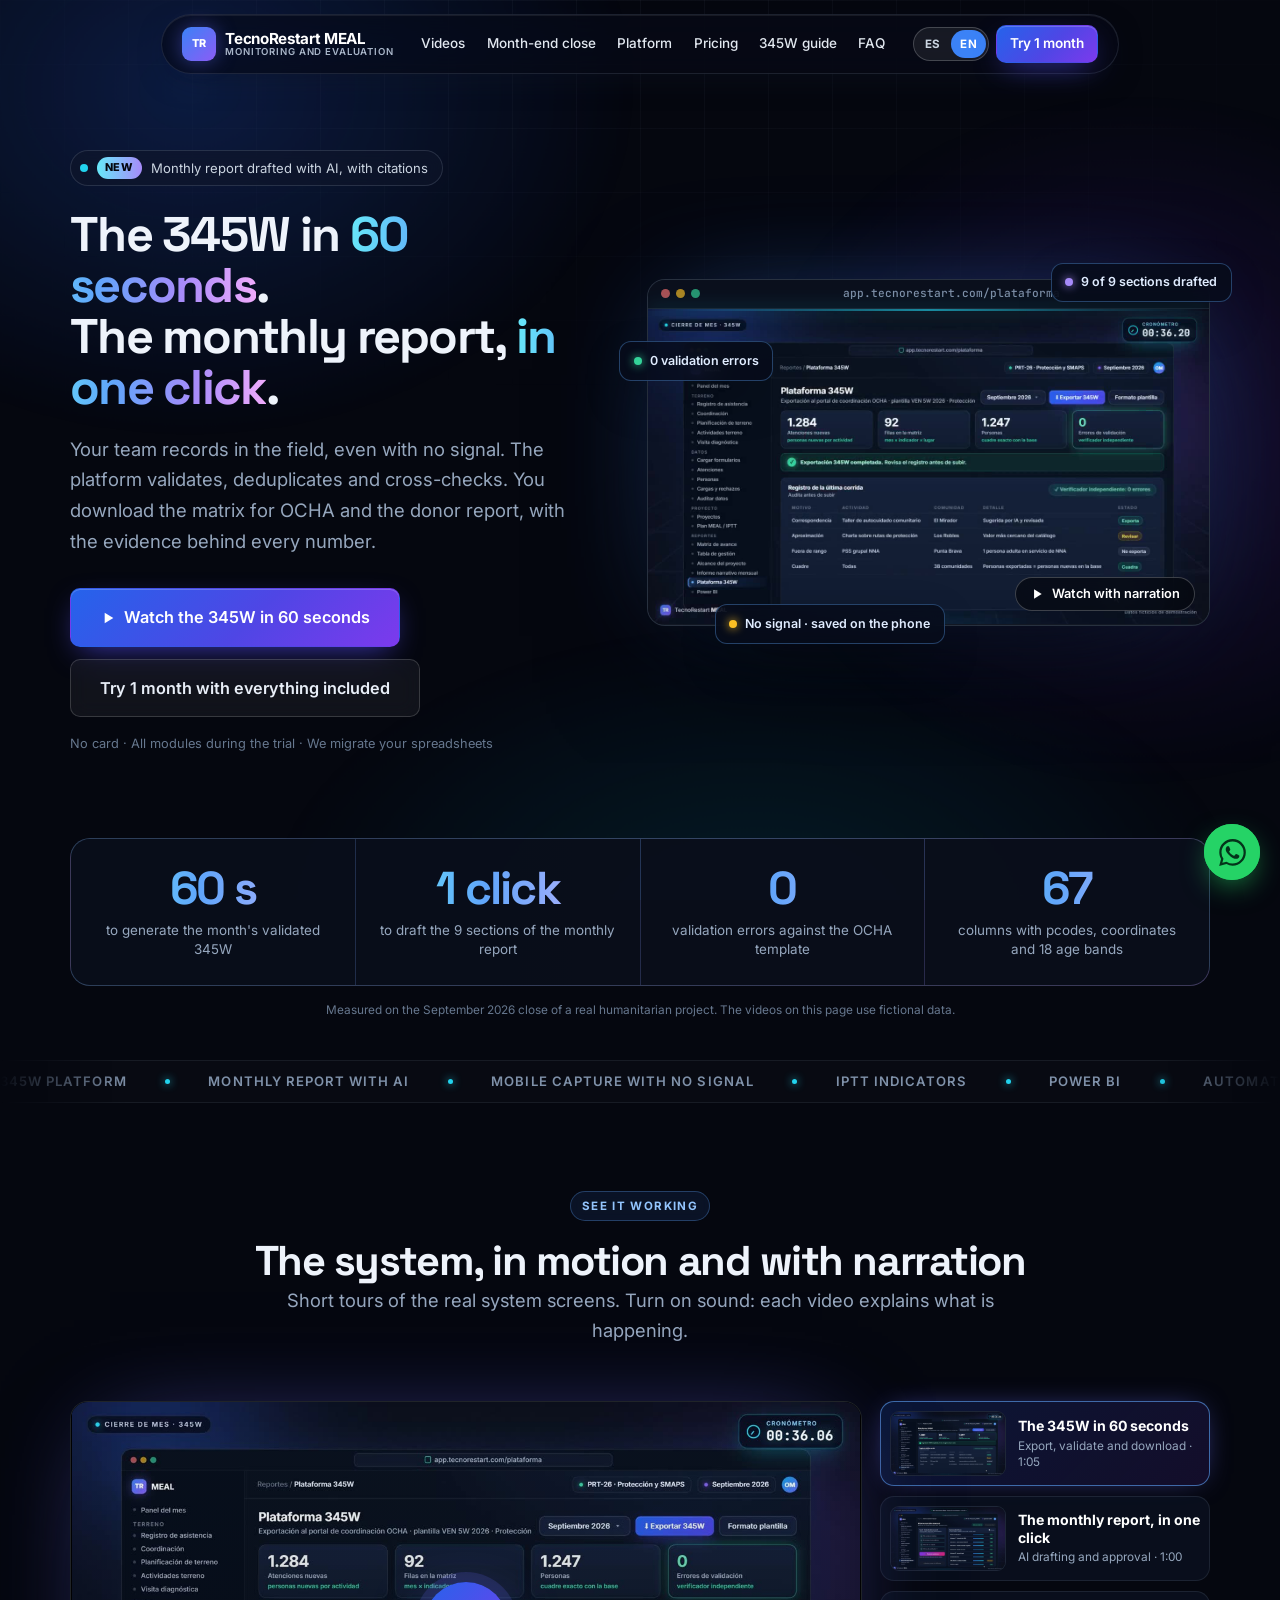
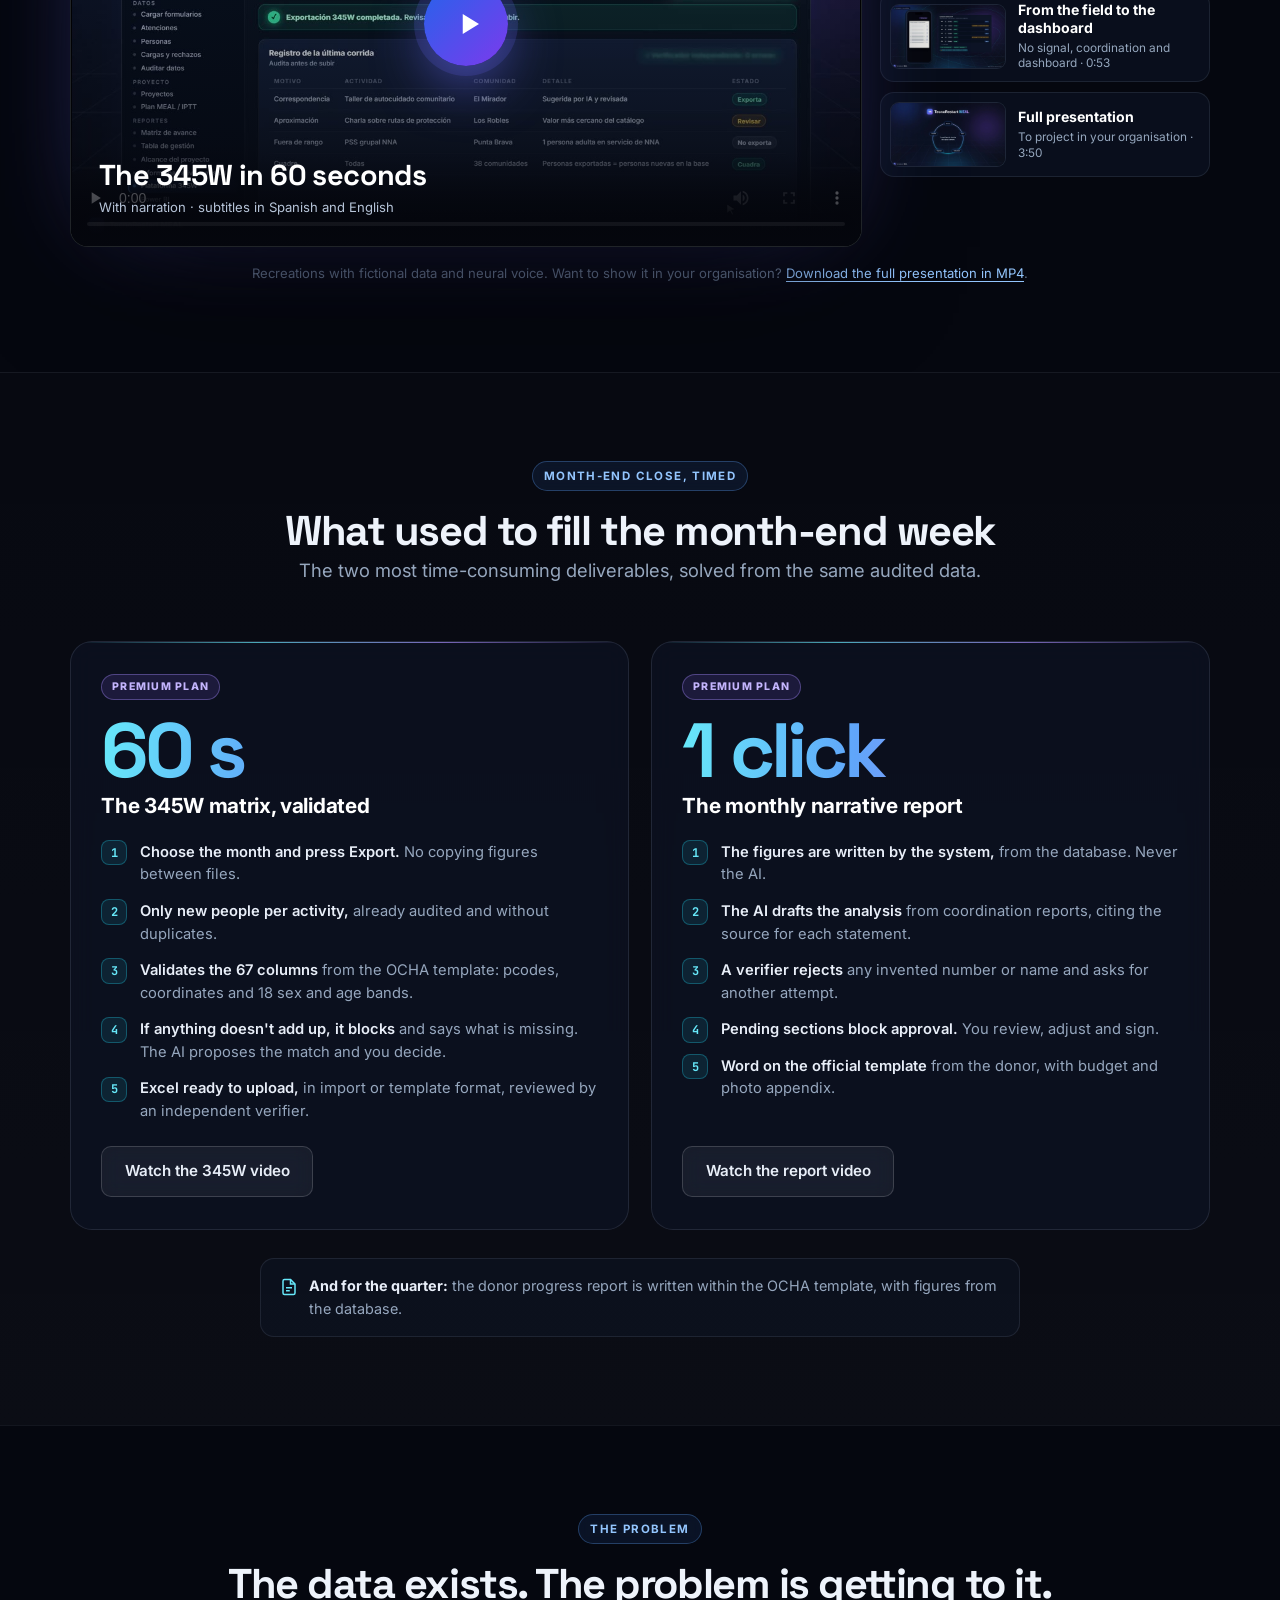
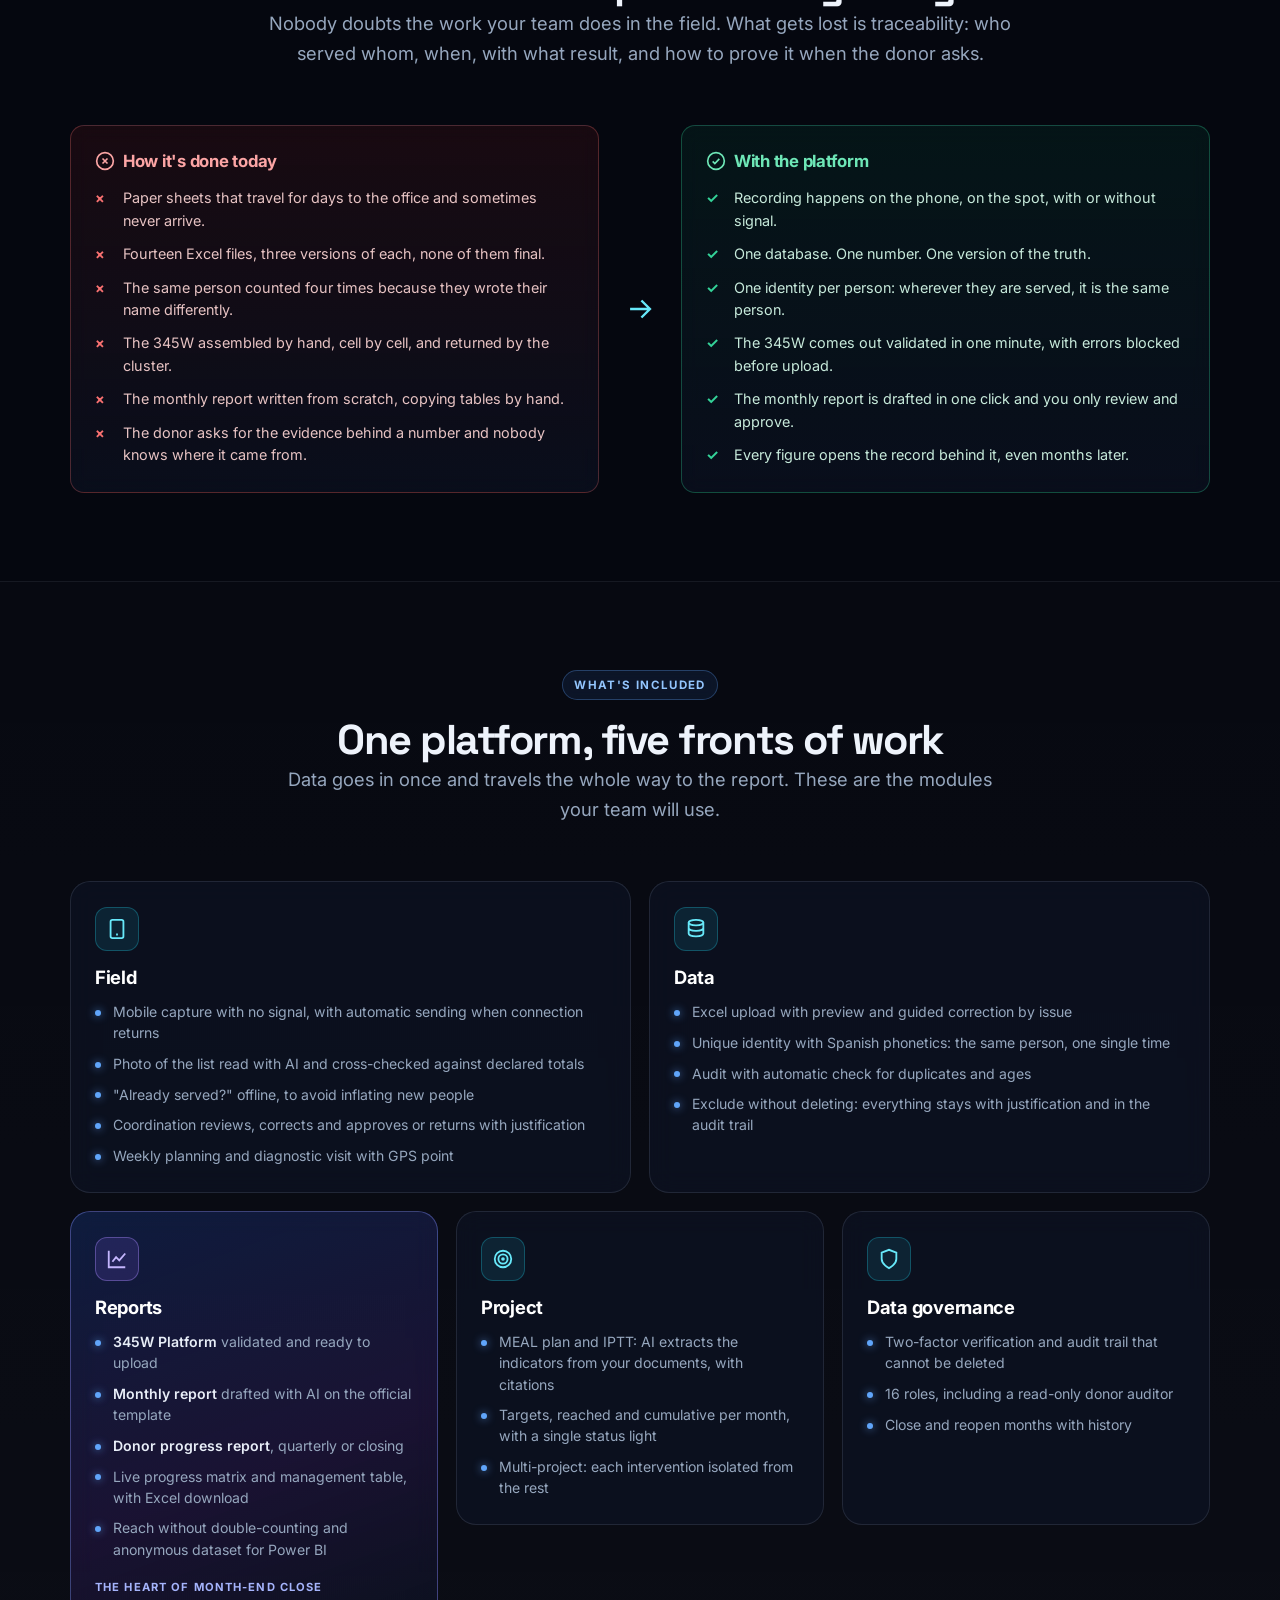
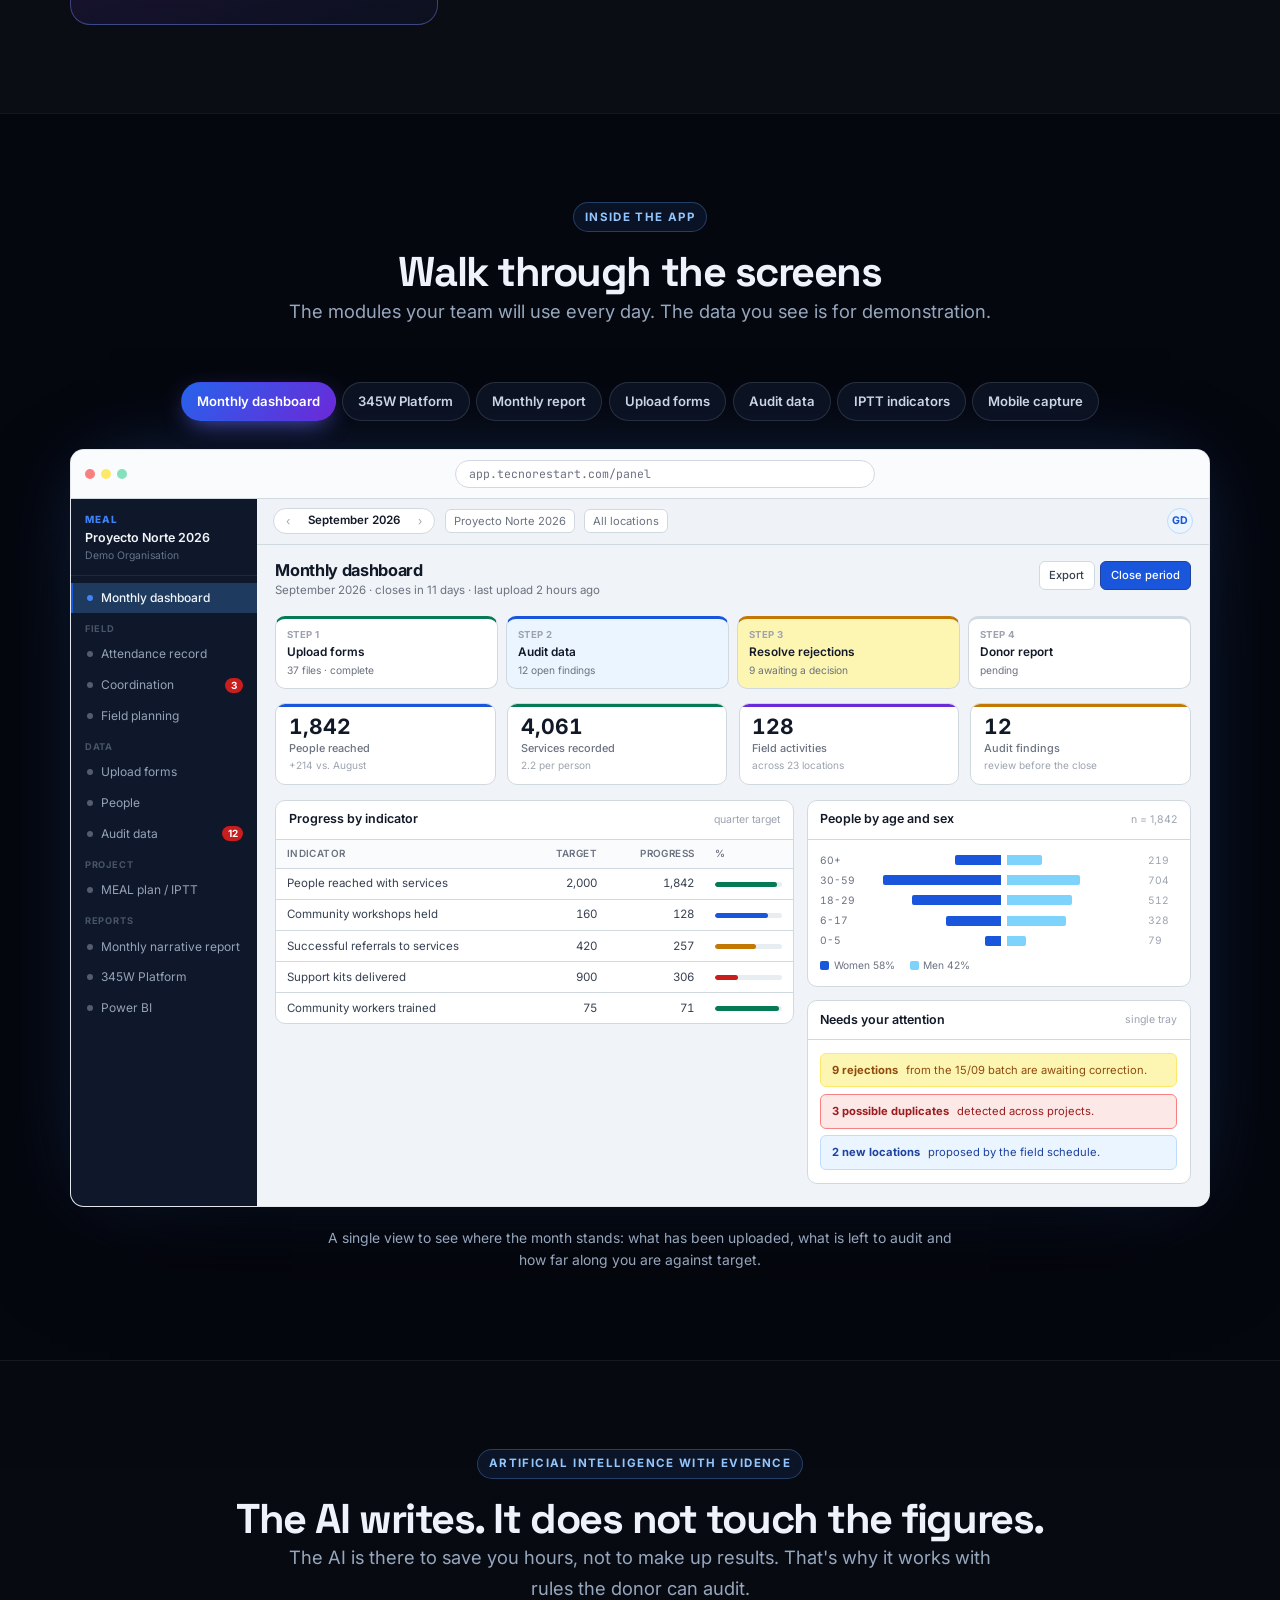
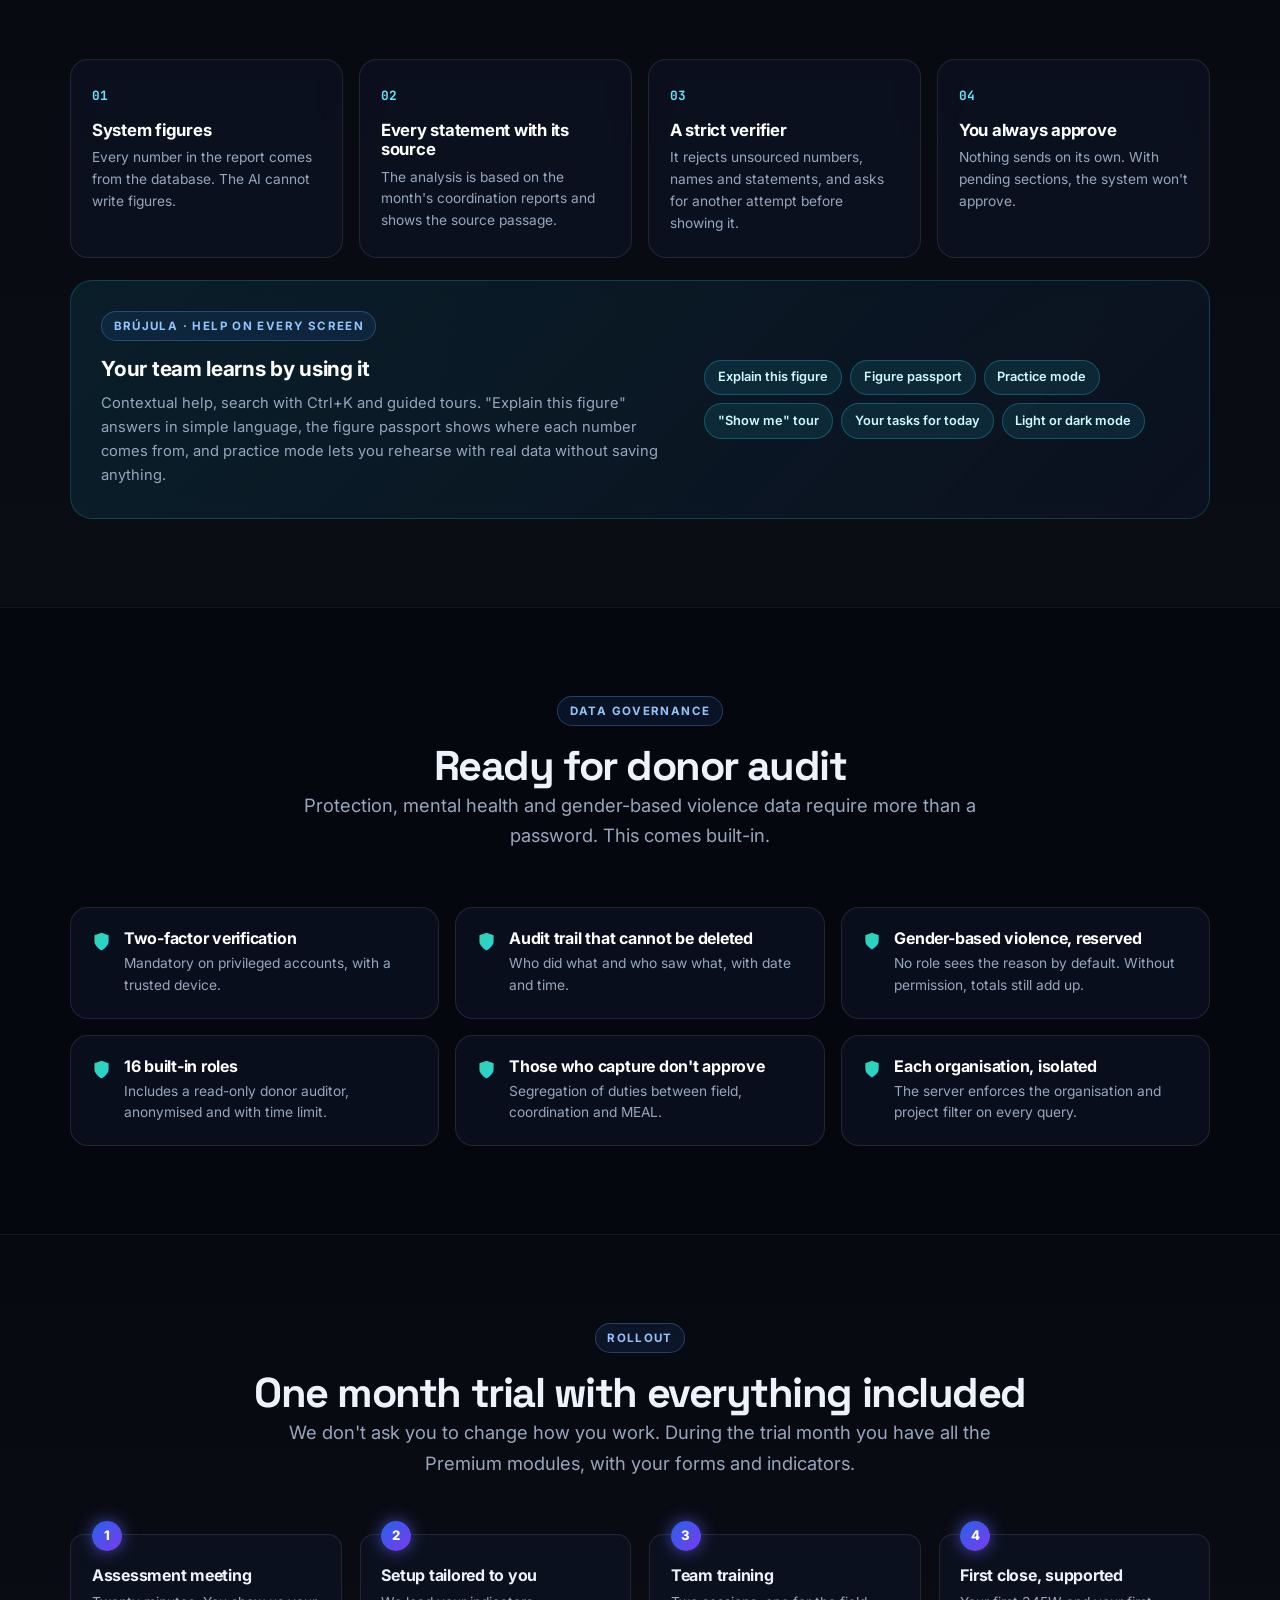
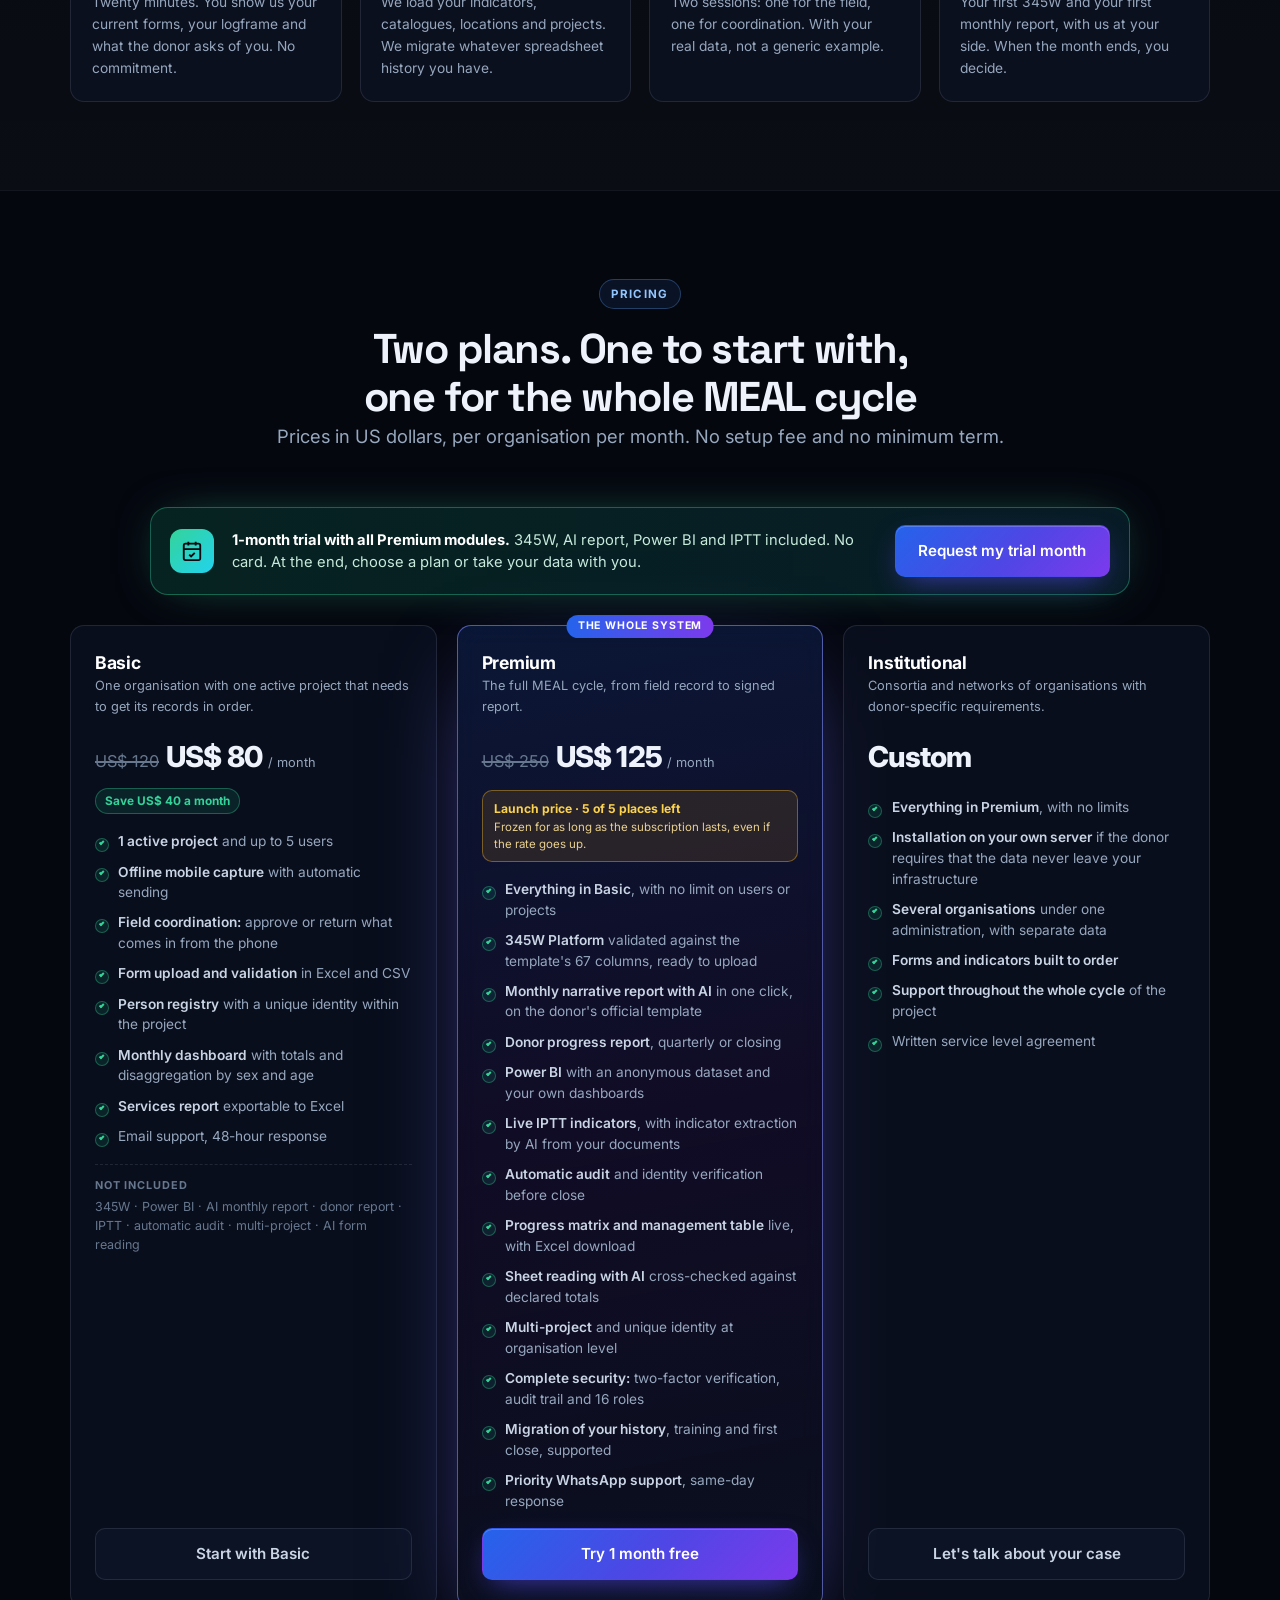
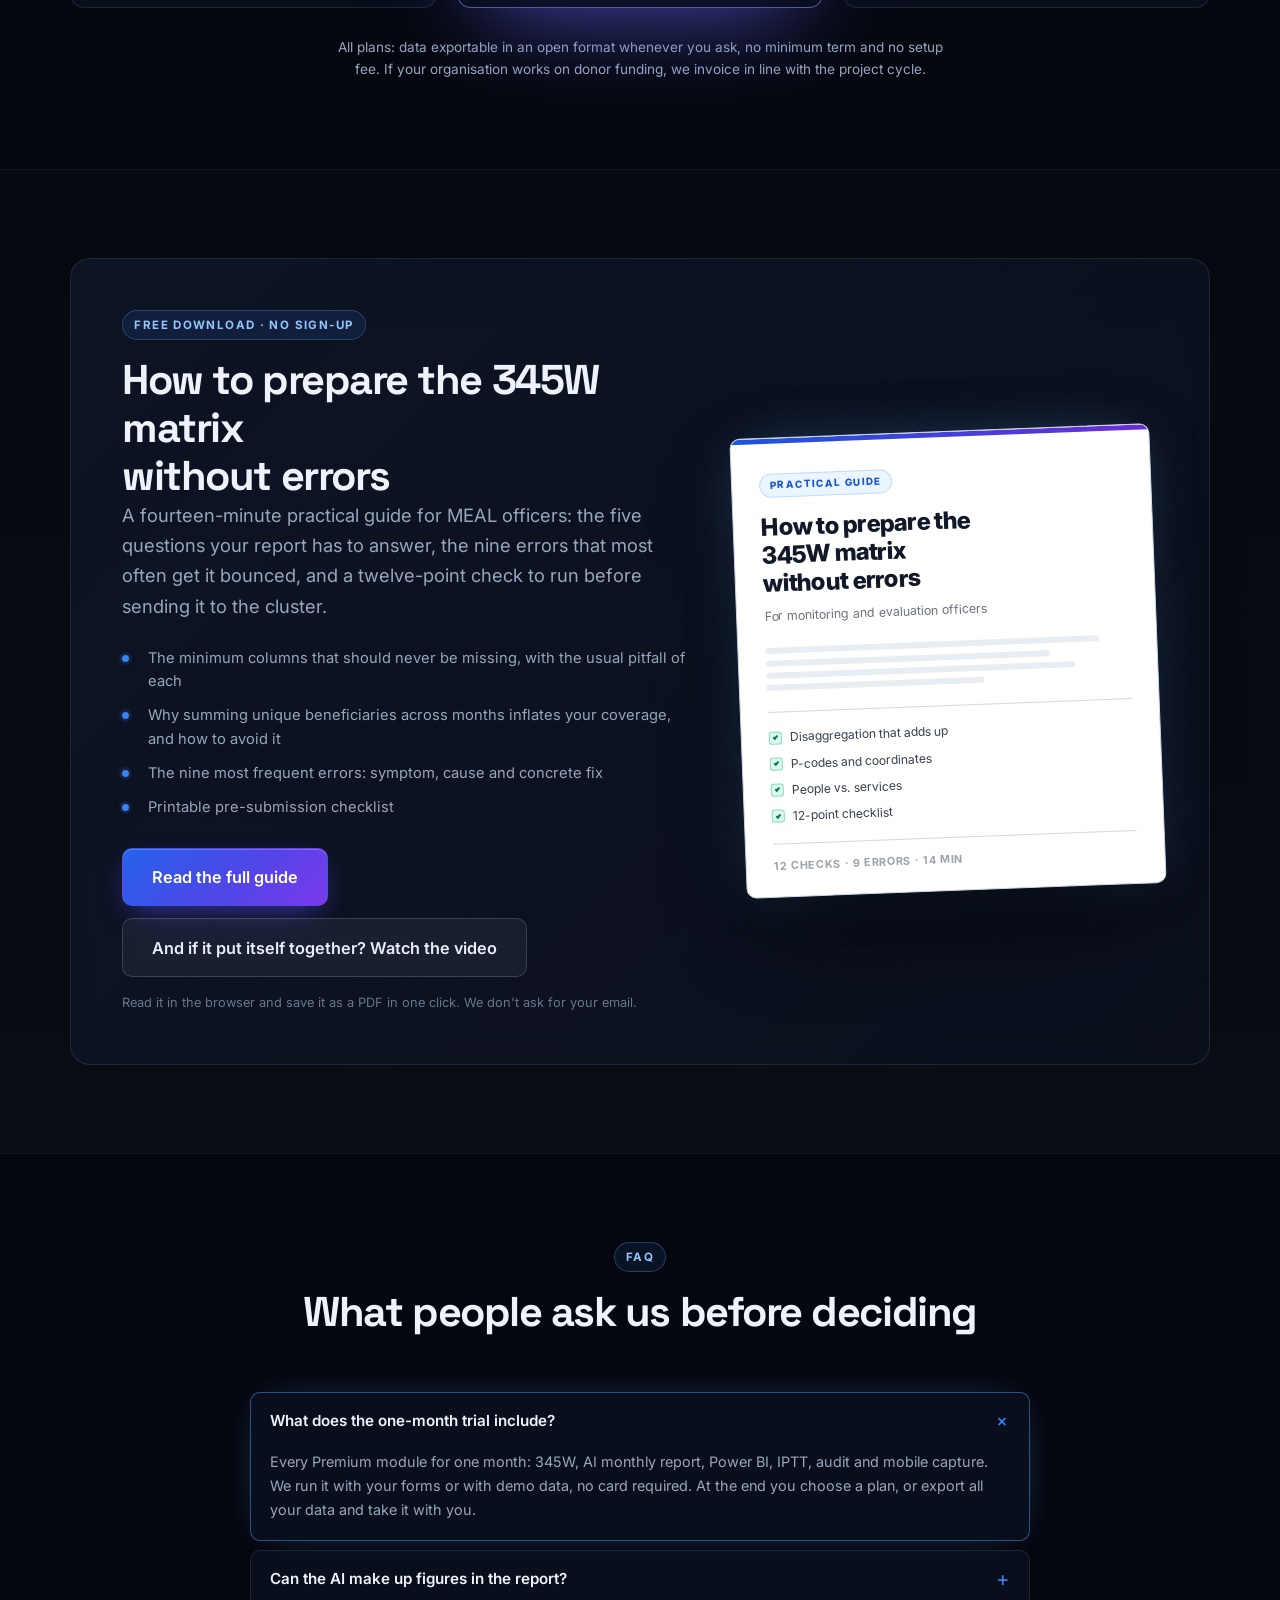
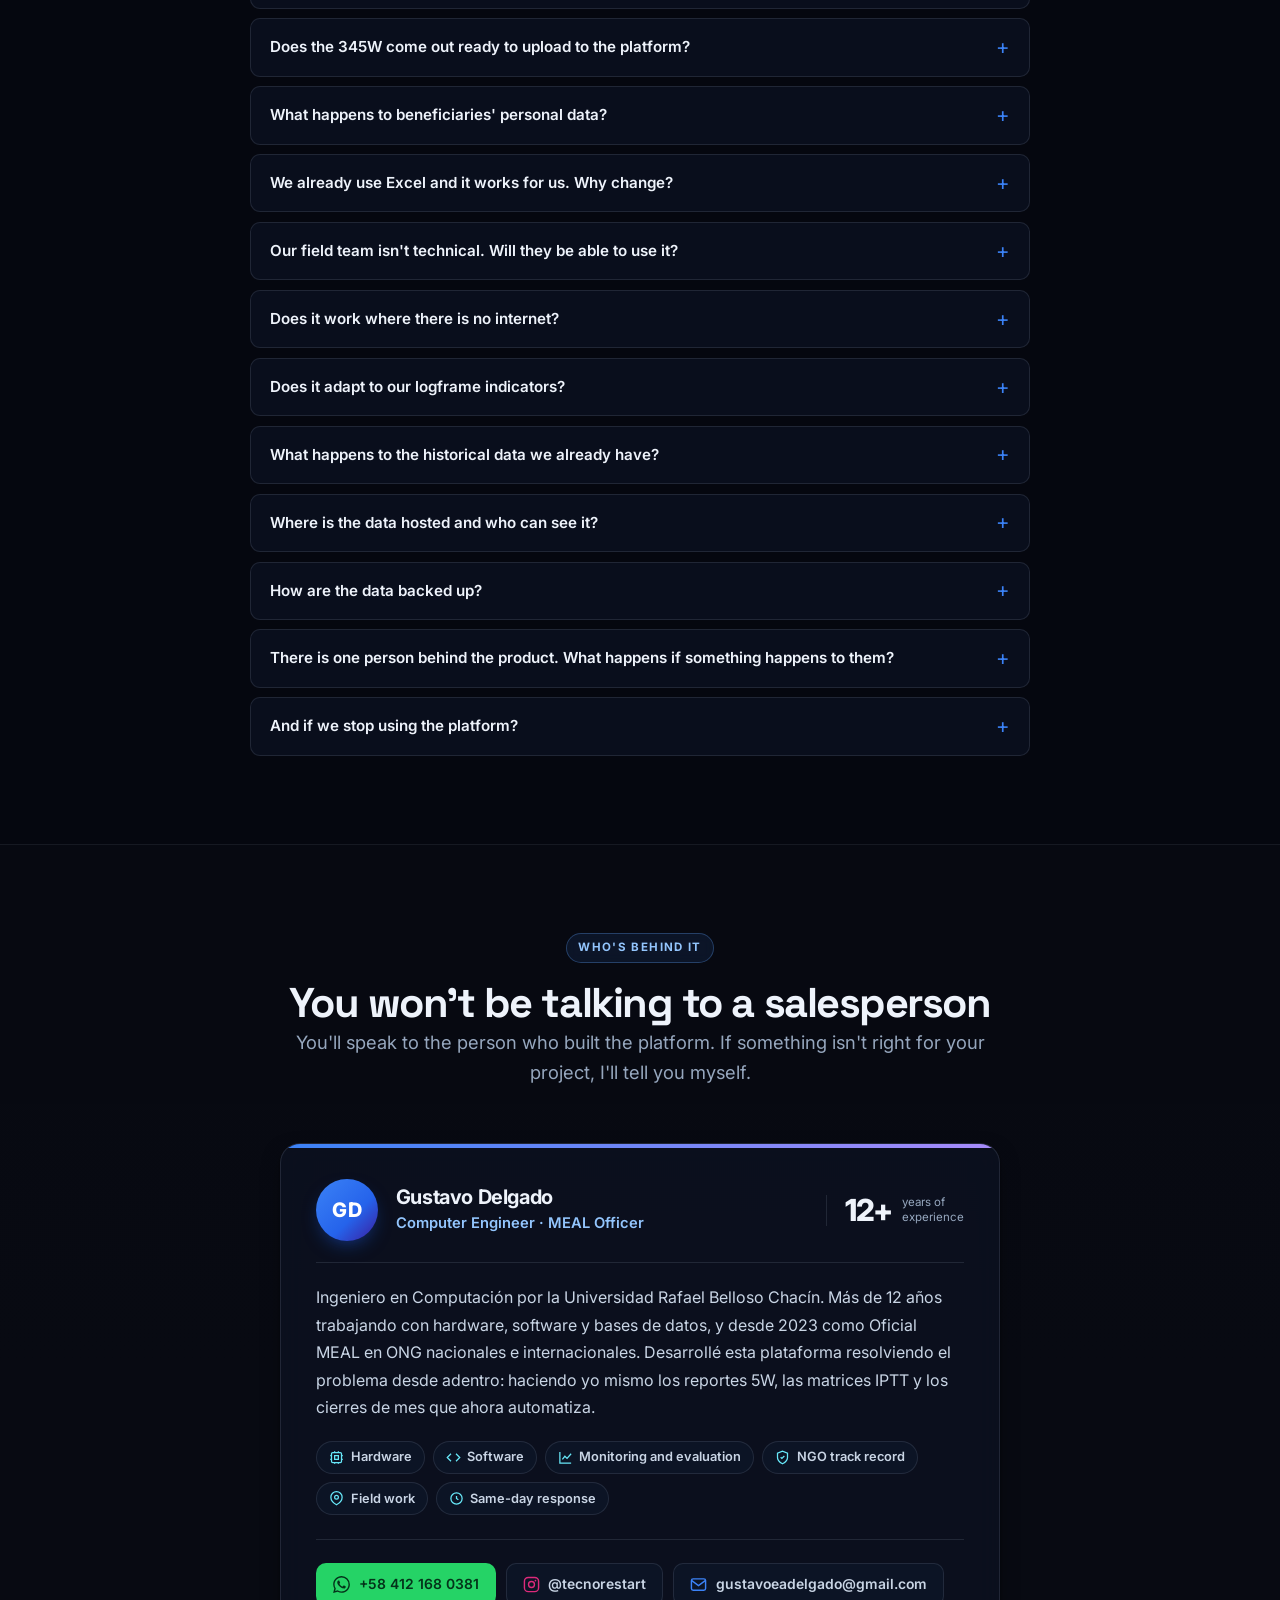
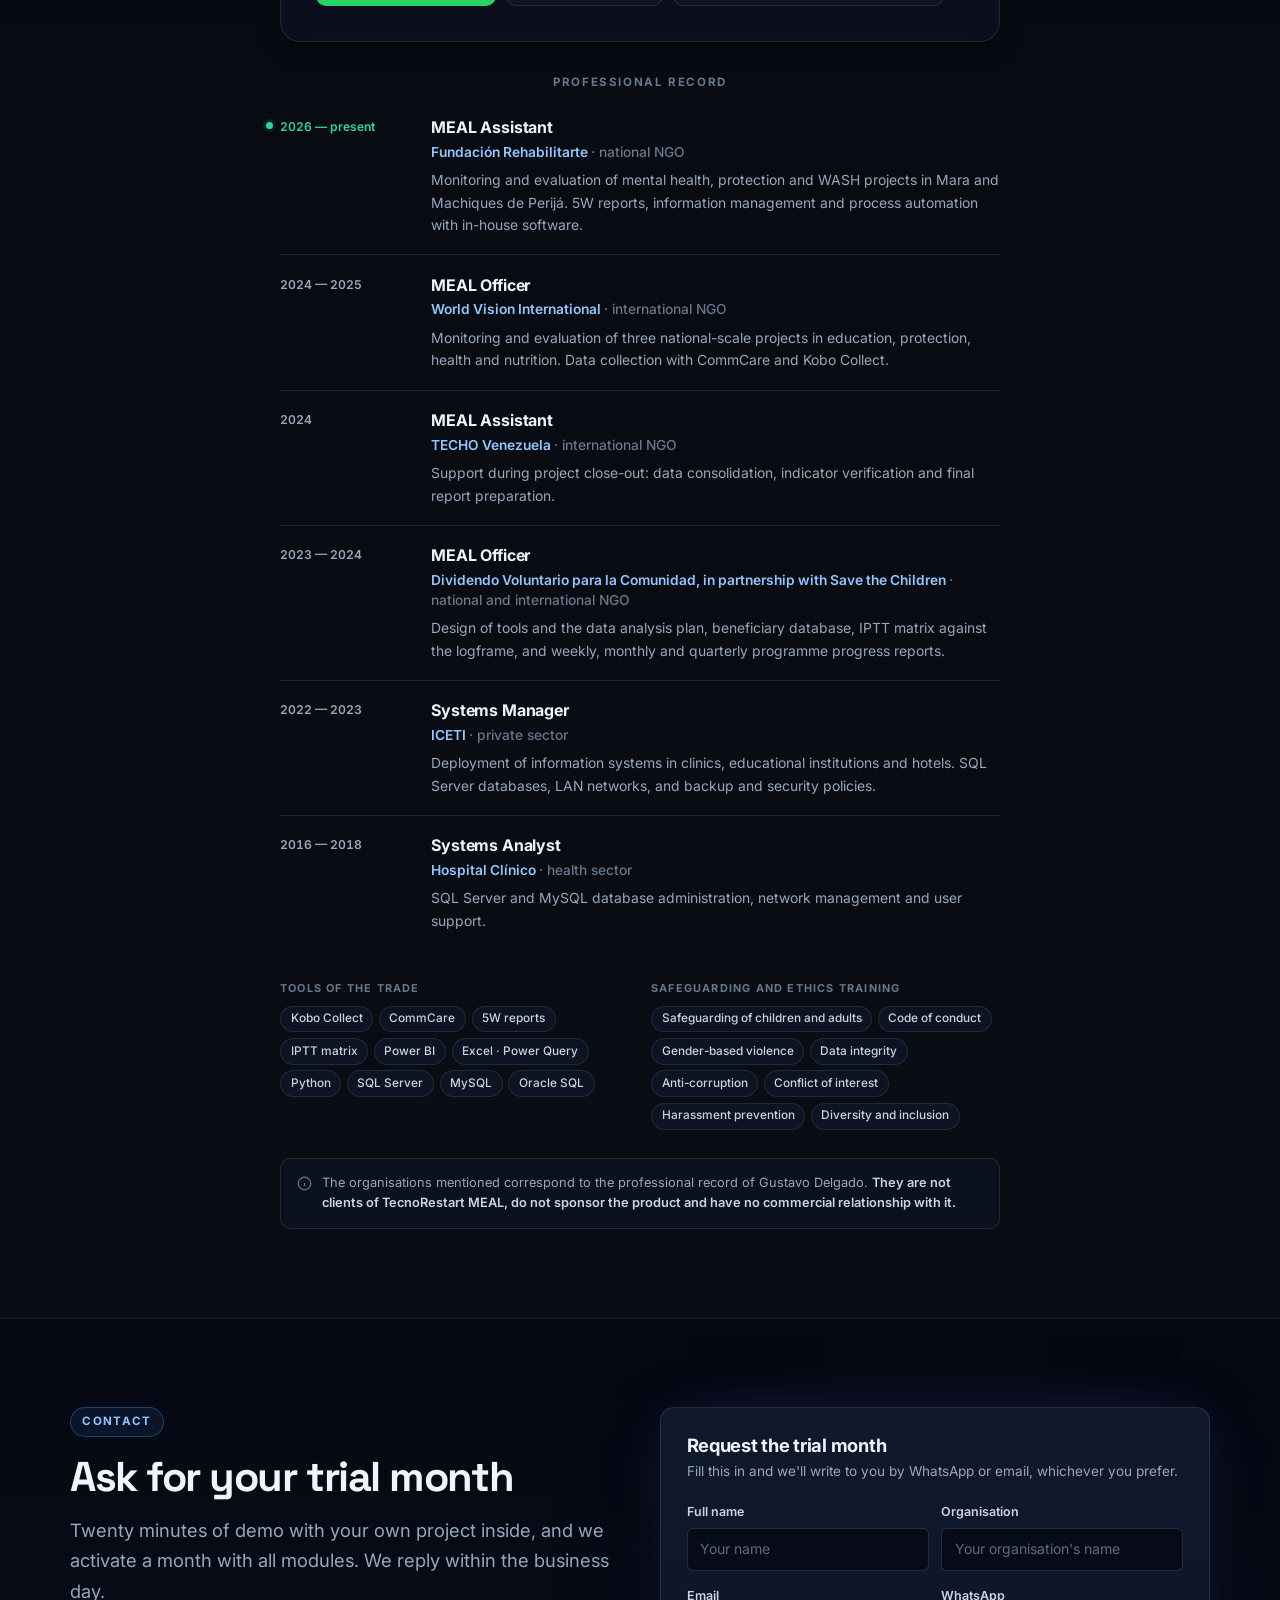
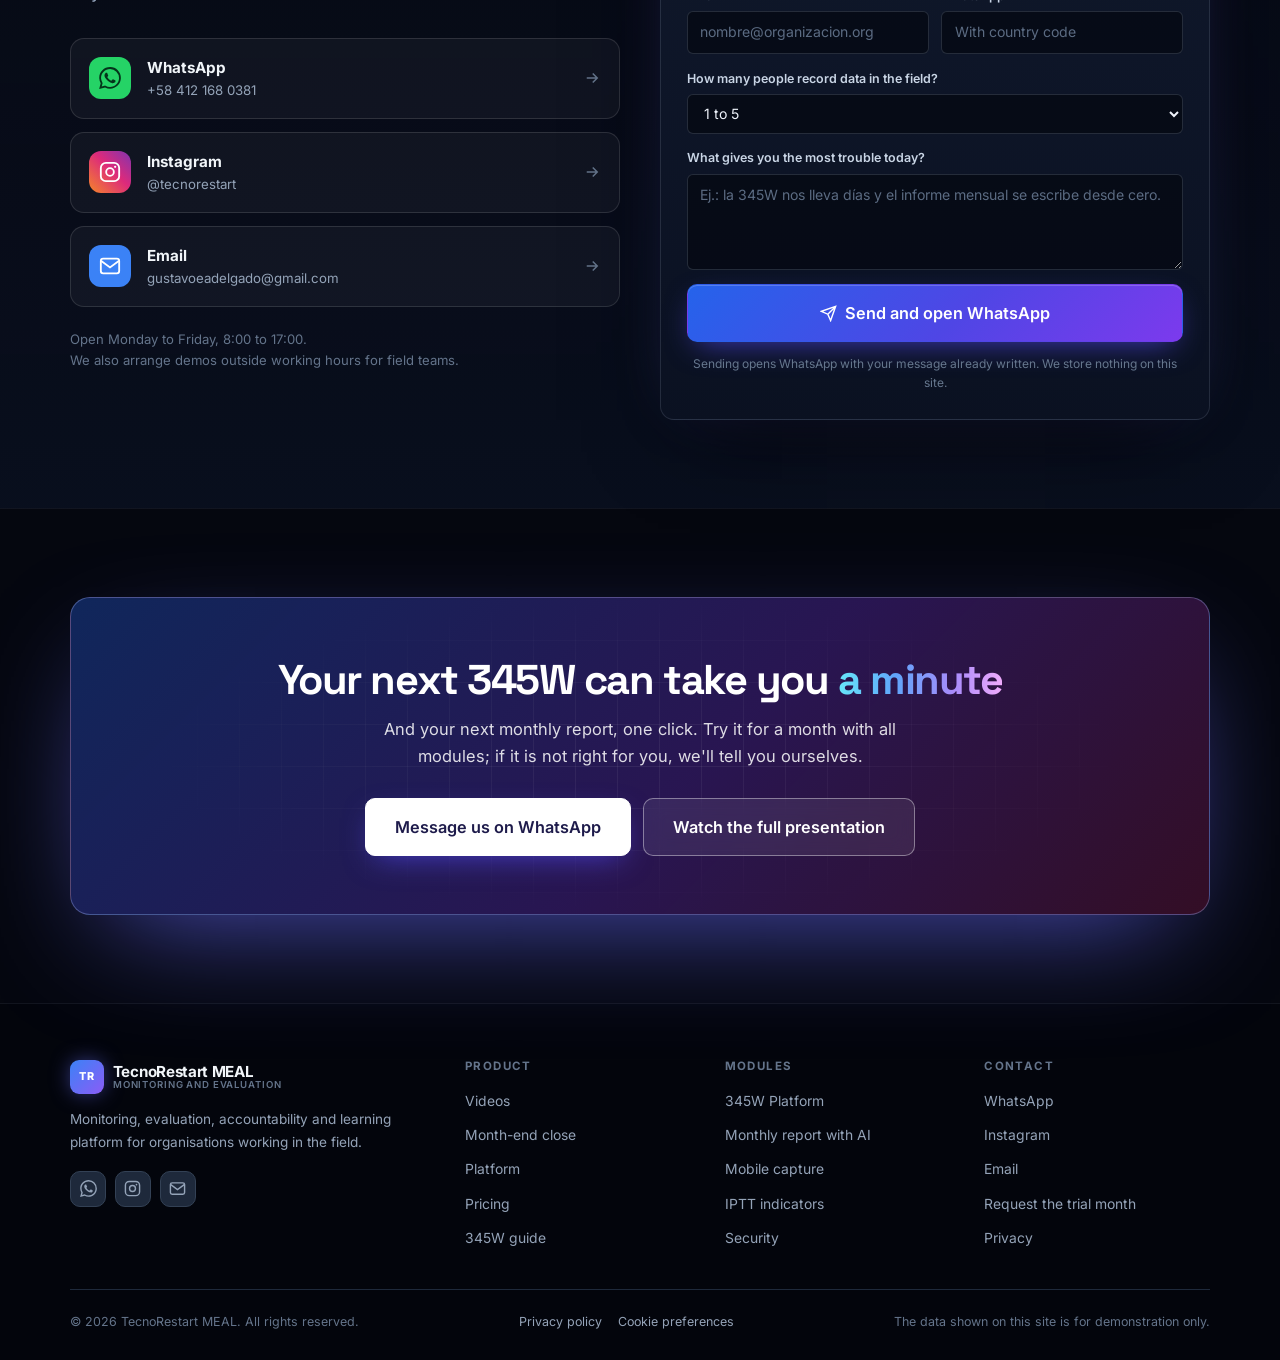
<file: index.html>
<!DOCTYPE html>
<html lang="es">
<head>
<meta charset="utf-8">
<meta name="viewport" content="width=device-width, initial-scale=1">
<title>TecnoRestart MEAL — La 345W en 60 segundos. El informe mensual, en un clic.</title>
<meta name="description" content="Plataforma MEAL para organizaciones sociales: la matriz 345W validada en un minuto, el informe mensual redactado con IA en un clic, captura móvil sin internet e indicadores IPTT en vivo. Pruébela un mes con todo incluido.">
<meta name="theme-color" content="#05070f">
<link rel="canonical" href="https://tecnorestart.com/">
<meta property="og:type" content="website">
<meta property="og:site_name" content="TecnoRestart MEAL">
<meta property="og:locale" content="es_LA">
<meta property="og:locale:alternate" content="en_US">
<meta property="og:url" content="https://tecnorestart.com/">
<meta property="og:title" content="La 345W en 60 segundos. El informe mensual, en un clic.">
<meta property="og:description" content="Plataforma MEAL para organizaciones sociales. Véala funcionando y pruébela un mes con todos los módulos incluidos.">
<meta property="og:image" content="https://tecnorestart.com/assets/og.png">
<meta property="og:image:type" content="image/png">
<meta property="og:image:width" content="1200">
<meta property="og:image:height" content="630">
<meta property="og:image:alt" content="La 345W en 60 segundos y el informe mensual en un clic, con TecnoRestart MEAL">
<meta name="twitter:card" content="summary_large_image">
<meta name="twitter:title" content="La 345W en 60 segundos. El informe mensual, en un clic.">
<meta name="twitter:description" content="Plataforma MEAL para organizaciones sociales. Pruébela un mes con todos los módulos incluidos.">
<meta name="twitter:image" content="https://tecnorestart.com/assets/og.png">
<link rel="icon" href="assets/favicon.svg" type="image/svg+xml">
<link rel="preconnect" href="https://fonts.googleapis.com">
<link rel="preconnect" href="https://fonts.gstatic.com" crossorigin>
<link href="https://fonts.googleapis.com/css2?family=Inter:wght@400;500;600;700;800&family=Space+Grotesk:wght@500;600;700&family=JetBrains+Mono:wght@500;700&display=swap" rel="stylesheet">
<link rel="stylesheet" href="css/styles.css">
<link rel="stylesheet" href="css/futuro.css">
<script src="js/i18n.js"></script>
</head>
<body class="futuro">

<a class="sr-only" href="#principal">Saltar al contenido</a>

<div class="cielo" aria-hidden="true"><i class="au au1"></i><i class="au au2"></i><i class="au au3"></i><i class="malla"></i></div>

<!-- ══ NAV ══════════════════════════════════════════════════════════════ -->
<header class="nav" id="nav">
  <div class="contenedor nav-fila">
    <a class="marca" href="#inicio">
      <span class="marca-glifo" data-marca-glifo>TR</span>
      <span class="marca-txt"><b data-marca>TecnoRestart MEAL</b><span>Monitoreo y evaluación</span></span>
    </a>
    <button class="nav-burger" id="burger" aria-label="Abrir menú" aria-expanded="false">
      <svg width="20" height="20" viewBox="0 0 24 24" fill="none" stroke="currentColor" stroke-width="2" stroke-linecap="round"><path d="M3 6h18M3 12h18M3 18h18"/></svg>
    </button>
    <div class="nav-panel">
      <nav class="nav-links" id="navLinks">
        <a href="#videos">Videos</a>
        <a href="#cierre">Cierre de mes</a>
        <a href="#plataforma">Plataforma</a>
        <a href="#planes">Planes</a>
        <a href="#guia">Guía 345W</a>
        <a href="#faq">Preguntas</a>
      </nav>
      <div class="nav-cta">
        <span data-i18n-selector></span>
        <a class="btn sm primario" href="#contacto">Probar 1 mes</a>
      </div>
    </div>
  </div>
</header>

<main id="principal">

<!-- ══ HERO ═════════════════════════════════════════════════════════════ -->
<section class="f-hero" id="inicio">
  <div class="contenedor f-hero-rejilla">
    <div class="f-hero-txt">
      <a class="f-novedad" href="#cierre"><span class="f-pulso"></span><b>Nuevo</b> Informe mensual redactado con IA, con citas</a>
      <h1>La 345W en <span class="grad">60&nbsp;segundos</span>.<br>El informe mensual, <span class="grad">en un clic</span>.</h1>
      <p class="f-lead">Su equipo registra en terreno, aunque no haya señal. La plataforma valida, deduplica y cruza. Usted descarga la matriz para OCHA y el informe del donante, con la evidencia detrás de cada número.</p>
      <div class="acciones">
        <button class="btn lg primario" type="button" data-ver-video="345w">
          <svg width="16" height="16" viewBox="0 0 24 24" fill="currentColor"><path d="M7 4l13 8-13 8z"/></svg>
          Ver la 345W en 60 segundos
        </button>
        <a class="btn lg vidrio" href="#contacto">Probar 1 mes con todo incluido</a>
      </div>
      <p class="f-nota">Sin tarjeta · Todos los módulos durante la prueba · Migramos sus planillas</p>
    </div>

    <div class="f-hero-visual revelar">
      <div class="f-pantalla">
        <div class="f-pantalla-barra"><i></i><i></i><i></i><span>app.tecnorestart.com/plataforma</span></div>
        <div class="f-pantalla-video">
          <video id="videoHero" muted loop playsinline preload="none" poster="assets/video/hero.jpg" aria-label="Recorrido del sistema: 345W, informe mensual y captura en terreno">
            <source src="assets/video/hero.mp4" type="video/mp4">
          </video>
          <button class="f-play-sonido" type="button" data-ver-video="345w">
            <svg width="14" height="14" viewBox="0 0 24 24" fill="currentColor"><path d="M7 4l13 8-13 8z"/></svg>
            Ver con narración
          </button>
          <span class="f-escaneo" aria-hidden="true"></span>
        </div>
      </div>
      <span class="f-flota f1"><i class="ok"></i>0 errores de validación</span>
      <span class="f-flota f2"><i class="ia"></i>9 de 9 secciones redactadas</span>
      <span class="f-flota f3"><i class="sin"></i>Sin señal · guardado en el teléfono</span>
    </div>
  </div>

  <div class="contenedor">
    <div class="f-cifras revelar">
      <div class="f-cifra"><b>60 s</b><span>para generar la 345W del mes, validada</span></div>
      <div class="f-cifra"><b>1 clic</b><span>para redactar las 9 secciones del informe mensual</span></div>
      <div class="f-cifra"><b>0</b><span>errores de validación contra la plantilla de OCHA</span></div>
      <div class="f-cifra"><b>67</b><span>columnas con pcodes, coordenadas y 18 franjas de edad</span></div>
    </div>
    <p class="f-fuente">Medido en el cierre de septiembre de 2026 de un proyecto humanitario real. Los videos de esta página usan datos ficticios.</p>
  </div>
</section>

<!-- ══ CINTA DE MÓDULOS ═════════════════════════════════════════════════ -->
<div class="f-cinta" aria-hidden="true">
  <div class="f-cinta-pista">
    <span>Plataforma 345W</span><span>Informe mensual con IA</span><span>Captura móvil sin señal</span><span>Indicadores IPTT</span><span>Power BI</span><span>Auditoría automática</span><span>Identidad única</span><span>Informe al donante</span><span>Planificación de terreno</span><span>Verificación en dos pasos</span>
    <span>Plataforma 345W</span><span>Informe mensual con IA</span><span>Captura móvil sin señal</span><span>Indicadores IPTT</span><span>Power BI</span><span>Auditoría automática</span><span>Identidad única</span><span>Informe al donante</span><span>Planificación de terreno</span><span>Verificación en dos pasos</span>
  </div>
</div>

<!-- ══ VIDEOS ═══════════════════════════════════════════════════════════ -->
<section class="seccion" id="videos">
  <div class="contenedor">
    <div class="cabecera-seccion centrado revelar">
      <span class="eyebrow">Véalo funcionando</span>
      <h2>El sistema, en movimiento y con narración</h2>
      <p class="plomo">Recorridos cortos por las pantallas reales del sistema. Active el sonido: cada video explica qué está pasando.</p>
    </div>

    <div class="f-cine revelar" id="cine">
      <div class="f-cine-marco">
        <video id="videoCine" controls playsinline preload="none" poster="assets/video/345w.jpg" crossorigin="anonymous">
          <source src="assets/video/345w.mp4" type="video/mp4">
          <track kind="subtitles" srclang="es" label="Español" src="assets/video/345w.es.vtt" default>
          <track kind="subtitles" srclang="en" label="English" src="assets/video/345w.en.vtt">
        </video>
        <button class="f-cine-portada" type="button" id="cinePortada" aria-label="Reproducir el video con narración">
          <span class="f-cine-play"><svg width="30" height="30" viewBox="0 0 24 24" fill="currentColor"><path d="M7 4l13 8-13 8z"/></svg></span>
          <span class="f-cine-titulo" id="cineTitulo">La 345W en 60 segundos</span>
          <span class="f-cine-sub">Con narración · subtítulos en español e inglés</span>
        </button>
      </div>
      <div class="f-lista" role="list">
        <button class="f-item activo" type="button" role="listitem" data-video="345w" data-titulo="La 345W en 60 segundos">
          <img src="assets/video/345w.jpg" alt="" loading="lazy" width="160" height="90">
          <span><b>La 345W en 60 segundos</b><em>Exportar, validar y descargar · 1:05</em></span>
        </button>
        <button class="f-item" type="button" role="listitem" data-video="informe" data-titulo="El informe mensual, en un clic">
          <img src="assets/video/informe.jpg" alt="" loading="lazy" width="160" height="90">
          <span><b>El informe mensual, en un clic</b><em>Redacción con IA y aprobación · 1:00</em></span>
        </button>
        <button class="f-item" type="button" role="listitem" data-video="terreno" data-titulo="Del terreno al tablero">
          <img src="assets/video/terreno.jpg" alt="" loading="lazy" width="160" height="90">
          <span><b>Del terreno al tablero</b><em>Sin señal, coordinación y panel · 0:53</em></span>
        </button>
        <button class="f-item" type="button" role="listitem" data-video="presentacion" data-titulo="Presentación completa">
          <img src="assets/video/presentacion.jpg" alt="" loading="lazy" width="160" height="90">
          <span><b>Presentación completa</b><em>Para proyectar en su organización · 3:50</em></span>
        </button>
      </div>
    </div>
    <p class="f-cine-nota">Recreaciones con datos ficticios y voz neuronal. ¿Quiere mostrarla en su organización? <a href="assets/video/presentacion.mp4" download>Descargue la presentación completa en MP4</a>.</p>
  </div>
</section>

<!-- ══ CIERRE DE MES ════════════════════════════════════════════════════ -->
<section class="seccion f-oscura" id="cierre">
  <div class="contenedor">
    <div class="cabecera-seccion centrado revelar">
      <span class="eyebrow">El cierre de mes, cronometrado</span>
      <h2>Lo que antes ocupaba la semana de cierre</h2>
      <p class="plomo">Los dos entregables que más tiempo consumen, resueltos desde el mismo dato auditado.</p>
    </div>

    <div class="f-duo">
      <article class="f-panel revelar" data-luz>
        <div class="f-panel-cab">
          <span class="f-sello">Plan Premium</span>
          <b class="f-gigante grad">60 s</b>
          <h3>La matriz 345W, validada</h3>
        </div>
        <ol class="f-pasos">
          <li><b>Elige el mes y pulsa Exportar.</b> Nada de copiar cifras entre archivos.</li>
          <li><b>Solo personas nuevas por actividad,</b> ya auditadas y sin duplicados.</li>
          <li><b>Valida las 67 columnas</b> de la plantilla de OCHA: pcodes, coordenadas y 18 franjas de sexo y edad.</li>
          <li><b>Si algo no cuadra, se bloquea</b> y dice qué falta. La IA propone la correspondencia y usted decide.</li>
          <li><b>Excel listo para subir,</b> en formato de importación o de plantilla, revisado por un verificador independiente.</li>
        </ol>
        <button class="btn vidrio" type="button" data-ver-video="345w">Ver el video de la 345W</button>
      </article>

      <article class="f-panel revelar" data-luz>
        <div class="f-panel-cab">
          <span class="f-sello">Plan Premium</span>
          <b class="f-gigante grad">1 clic</b>
          <h3>El informe narrativo mensual</h3>
        </div>
        <ol class="f-pasos">
          <li><b>Las cifras las escribe el sistema,</b> desde la base. Nunca la IA.</li>
          <li><b>La IA redacta el análisis</b> a partir de los informes de coordinación y cita el pasaje de cada frase.</li>
          <li><b>Un verificador rechaza</b> cualquier número o nombre inventado y pide otro intento.</li>
          <li><b>Con secciones pendientes no se puede aprobar.</b> Usted revisa, ajusta y firma.</li>
          <li><b>Word sobre la plantilla oficial</b> del donante, con presupuesto y anexo fotográfico.</li>
        </ol>
        <button class="btn vidrio" type="button" data-ver-video="informe">Ver el video del informe</button>
      </article>
    </div>

    <p class="f-extra revelar">
      <svg width="18" height="18" viewBox="0 0 24 24" fill="none" stroke="currentColor" stroke-width="2"><path d="M14 2H6a2 2 0 0 0-2 2v16a2 2 0 0 0 2 2h12a2 2 0 0 0 2-2V8z"/><path d="M14 2v6h6M8 13h8M8 17h5"/></svg>
      <span><b>Y para el trimestre:</b> el informe de progreso al donante se escribe dentro de la plantilla de OCHA, con las cifras de la base.</span>
    </p>
  </div>
</section>

<!-- ══ ANTES / DESPUÉS ══════════════════════════════════════════════════ -->
<section class="seccion" id="producto">
  <div class="contenedor">
    <div class="cabecera-seccion centrado revelar">
      <span class="eyebrow">El problema</span>
      <h2>El dato existe. El problema es llegar a él.</h2>
      <p class="plomo">Nadie duda del trabajo que hace su equipo en terreno. Lo que se pierde es la trazabilidad: quién atendió a quién, cuándo, con qué resultado, y cómo probarlo cuando el donante pregunta.</p>
    </div>
    <div class="ad revelar">
      <div class="ad-col antes">
        <h3>
          <svg width="20" height="20" viewBox="0 0 24 24" fill="none" stroke="currentColor" stroke-width="2"><circle cx="12" cy="12" r="10"/><path d="M15 9l-6 6M9 9l6 6"/></svg>
          Como se hace hoy
        </h3>
        <ul class="ad-lista">
          <li><i>×</i> Planillas de papel que viajan días hasta la oficina y a veces no llegan.</li>
          <li><i>×</i> Catorce archivos de Excel, tres versiones de cada uno, ninguna final.</li>
          <li><i>×</i> La misma persona contada cuatro veces porque escribió su nombre distinto.</li>
          <li><i>×</i> La 345W armada a mano, celda por celda, y devuelta por el clúster.</li>
          <li><i>×</i> El informe mensual escrito desde cero, copiando tablas a mano.</li>
          <li><i>×</i> El donante pide la evidencia de un número y nadie sabe de dónde salió.</li>
        </ul>
      </div>
      <div class="ad-flecha">
        <svg width="34" height="34" viewBox="0 0 24 24" fill="none" stroke="currentColor" stroke-width="1.7"><path d="M5 12h14M13 6l6 6-6 6"/></svg>
      </div>
      <div class="ad-col despues">
        <h3>
          <svg width="20" height="20" viewBox="0 0 24 24" fill="none" stroke="currentColor" stroke-width="2"><circle cx="12" cy="12" r="10"/><path d="M8 12.5l2.6 2.6L16 9.5"/></svg>
          Con la plataforma
        </h3>
        <ul class="ad-lista">
          <li><i>✓</i> El registro se hace en el celular, en el momento, con o sin señal.</li>
          <li><i>✓</i> Una sola base. Un solo número. Una sola versión de la verdad.</li>
          <li><i>✓</i> Identidad única por persona: se atienda donde se atienda, es la misma.</li>
          <li><i>✓</i> La 345W sale validada en un minuto, con los errores bloqueados antes de subir.</li>
          <li><i>✓</i> El informe mensual se redacta con un clic y usted solo revisa y aprueba.</li>
          <li><i>✓</i> Cada cifra abre el registro que la sustenta, incluso meses después.</li>
        </ul>
      </div>
    </div>
  </div>
</section>

<!-- ══ PLATAFORMA (BENTO) ═══════════════════════════════════════════════ -->
<section class="seccion f-oscura" id="plataforma">
  <div class="contenedor">
    <div class="cabecera-seccion centrado revelar">
      <span class="eyebrow">Lo que incluye</span>
      <h2>Una plataforma, cinco frentes de trabajo</h2>
      <p class="plomo">Los datos entran una vez y recorren todo el camino hasta el informe. Estos son los módulos que su equipo usará.</p>
    </div>

    <div class="f-bento revelar">
      <article class="f-caja terreno" data-luz>
        <div class="f-caja-ico"><svg width="22" height="22" viewBox="0 0 24 24" fill="none" stroke="currentColor" stroke-width="2"><rect x="5" y="2" width="14" height="20" rx="2"/><path d="M11 18h2"/></svg></div>
        <h3>Terreno</h3>
        <ul>
          <li>Captura móvil sin señal, con envío automático al volver la conexión</li>
          <li>Foto de la lista leída con IA y cotejada con los totales declarados</li>
          <li>«¿Ya la atendimos?» sin conexión, para no inflar las personas nuevas</li>
          <li>Coordinación revisa, corrige y aprueba o devuelve con motivo</li>
          <li>Planificación semanal y visita diagnóstica con punto GPS</li>
        </ul>
      </article>
      <article class="f-caja datos" data-luz>
        <div class="f-caja-ico"><svg width="22" height="22" viewBox="0 0 24 24" fill="none" stroke="currentColor" stroke-width="2"><ellipse cx="12" cy="5" rx="8" ry="3"/><path d="M4 5v6c0 1.7 3.6 3 8 3s8-1.3 8-3V5M4 11v6c0 1.7 3.6 3 8 3s8-1.3 8-3v-6"/></svg></div>
        <h3>Datos</h3>
        <ul>
          <li>Carga de Excel con vista previa y corrección guiada por problema</li>
          <li>Identidad única con fonética del español: la misma persona, una sola vez</li>
          <li>Auditoría con revisión automática de duplicados y edades</li>
          <li>Excluir sin borrar: todo queda con motivo y en la bitácora</li>
        </ul>
      </article>
      <article class="f-caja reportes" data-luz>
        <div class="f-caja-ico"><svg width="22" height="22" viewBox="0 0 24 24" fill="none" stroke="currentColor" stroke-width="2"><path d="M3 3v18h18"/><path d="M7 15l4-5 3.5 3.5L21 6"/></svg></div>
        <h3>Reportes</h3>
        <ul>
          <li><b>Plataforma 345W</b> validada y lista para subir</li>
          <li><b>Informe mensual</b> redactado con IA sobre la plantilla oficial</li>
          <li><b>Informe de progreso al donante</b>, trimestral o de cierre</li>
          <li>Matriz de avance y tabla de gestión en vivo, con descarga en Excel</li>
          <li>Alcance sin doble conteo y dataset anónimo para Power BI</li>
        </ul>
        <span class="f-caja-sello">El corazón del cierre de mes</span>
      </article>
      <article class="f-caja proyecto" data-luz>
        <div class="f-caja-ico"><svg width="22" height="22" viewBox="0 0 24 24" fill="none" stroke="currentColor" stroke-width="2"><circle cx="12" cy="12" r="9"/><circle cx="12" cy="12" r="5"/><circle cx="12" cy="12" r="1"/></svg></div>
        <h3>Proyecto</h3>
        <ul>
          <li>Plan MEAL e IPTT: la IA extrae los indicadores de sus documentos, con cita</li>
          <li>Metas, alcanzado y acumulado por mes, con un solo semáforo</li>
          <li>Multiproyecto: cada intervención aislada del resto</li>
        </ul>
      </article>
      <article class="f-caja gobierno" data-luz>
        <div class="f-caja-ico"><svg width="22" height="22" viewBox="0 0 24 24" fill="none" stroke="currentColor" stroke-width="2"><path d="M12 22s8-4 8-10V5l-8-3-8 3v7c0 6 8 10 8 10z"/></svg></div>
        <h3>Gobierno de datos</h3>
        <ul>
          <li>Verificación en dos pasos y bitácora que no se puede borrar</li>
          <li>16 roles, con un auditor del donante de solo lectura</li>
          <li>Cierre y reapertura de meses con historial</li>
        </ul>
      </article>
    </div>
  </div>
</section>

<!-- ══ PANTALLAS ════════════════════════════════════════════════════════ -->
<section class="seccion" id="pantallas">
  <div class="contenedor">
    <div class="cabecera-seccion centrado revelar">
      <span class="eyebrow">La aplicación por dentro</span>
      <h2>Recorra las pantallas</h2>
      <p class="plomo">Los módulos que su equipo usará todos los días. Los datos que ve son de demostración.</p>
    </div>

    <div class="pest" role="tablist" aria-label="Pantallas de la aplicación">
      <button role="tab" aria-selected="true" aria-controls="p-panel" id="t-panel" data-tab="panel">Panel del mes</button>
      <button role="tab" aria-selected="false" aria-controls="p-reportes" id="t-reportes" data-tab="reportes">Plataforma 345W</button>
      <button role="tab" aria-selected="false" aria-controls="p-informe" id="t-informe" data-tab="informe">Informe mensual</button>
      <button role="tab" aria-selected="false" aria-controls="p-carga" id="t-carga" data-tab="carga">Cargar formularios</button>
      <button role="tab" aria-selected="false" aria-controls="p-auditoria" id="t-auditoria" data-tab="auditoria">Auditar datos</button>
      <button role="tab" aria-selected="false" aria-controls="p-iptt" id="t-iptt" data-tab="iptt">Indicadores IPTT</button>
      <button role="tab" aria-selected="false" aria-controls="p-movil" id="t-movil" data-tab="movil">Registro móvil</button>
    </div>

    <div class="revelar">
      <div class="panel-pantalla" id="p-panel" role="tabpanel" aria-labelledby="t-panel">
        <div class="marco">
          <div class="marco-barra"><div class="marco-puntos"><i></i><i></i><i></i></div><div class="marco-url">app.tecnorestart.com/panel</div></div>
          <div class="marco-lienzo" data-pantalla="panel"></div>
        </div>
        <p class="pantalla-pie">Una sola vista para saber en qué punto del mes está: qué se cargó, qué falta auditar y cuánto se avanzó contra la meta.</p>
      </div>
      <div class="panel-pantalla" id="p-reportes" role="tabpanel" aria-labelledby="t-reportes" hidden>
        <div class="marco">
          <div class="marco-barra"><div class="marco-puntos"><i></i><i></i><i></i></div><div class="marco-url">app.tecnorestart.com/plataforma</div></div>
          <div class="marco-lienzo" data-pantalla="reportes"></div>
        </div>
        <p class="pantalla-pie">La matriz 345W sale del mismo dato auditado, validada contra la plantilla. Si algo falta, la exportación se bloquea y dice qué.</p>
      </div>
      <div class="panel-pantalla" id="p-informe" role="tabpanel" aria-labelledby="t-informe" hidden>
        <div class="marco">
          <div class="marco-barra"><div class="marco-puntos"><i></i><i></i><i></i></div><div class="marco-url">app.tecnorestart.com/informe</div></div>
          <div class="marco-lienzo" data-pantalla="informe"></div>
        </div>
        <p class="pantalla-pie">Un clic redacta las nueve secciones. Las cifras vienen de la base; la IA redacta el análisis y cita su fuente; usted aprueba.</p>
      </div>
      <div class="panel-pantalla" id="p-carga" role="tabpanel" aria-labelledby="t-carga" hidden>
        <div class="marco">
          <div class="marco-barra"><div class="marco-puntos"><i></i><i></i><i></i></div><div class="marco-url">app.tecnorestart.com/convertir</div></div>
          <div class="marco-lienzo" data-pantalla="carga"></div>
        </div>
        <p class="pantalla-pie">Arrastra el archivo del mes y el motor le dice, fila por fila, qué entró y qué no. Los rechazos quedan con motivo y se corrigen sin volver a cargar todo.</p>
      </div>
      <div class="panel-pantalla" id="p-auditoria" role="tabpanel" aria-labelledby="t-auditoria" hidden>
        <div class="marco">
          <div class="marco-barra"><div class="marco-puntos"><i></i><i></i><i></i></div><div class="marco-url">app.tecnorestart.com/auditoria</div></div>
          <div class="marco-lienzo" data-pantalla="auditoria"></div>
        </div>
        <p class="pantalla-pie">La auditoría corre sola sobre todo el periodo. Cada hallazgo indica el registro exacto y la acción sugerida.</p>
      </div>
      <div class="panel-pantalla" id="p-iptt" role="tabpanel" aria-labelledby="t-iptt" hidden>
        <div class="marco">
          <div class="marco-barra"><div class="marco-puntos"><i></i><i></i><i></i></div><div class="marco-url">app.tecnorestart.com/iptt</div></div>
          <div class="marco-lienzo" data-pantalla="iptt"></div>
        </div>
        <p class="pantalla-pie">Metas contra avance real, con semáforo. Verde va bien, ámbar hay que empujar, rojo hay que hablarlo ahora, no en el informe final.</p>
      </div>
      <div class="panel-pantalla" id="p-movil" role="tabpanel" aria-labelledby="t-movil" hidden>
        <div class="duo">
          <div class="fono">
            <div class="fono-pantalla" data-pantalla="movil"></div>
          </div>
          <div style="max-width:380px">
            <h3 style="margin-bottom:.7rem">Diseñada para usarse de pie, con una mano y sin señal</h3>
            <p class="pantalla-txt">El promotor abre la lista del día, fotografía la planilla firmada y guarda. Si no hay datos, el registro queda en el teléfono con su sello de hora y lugar, y se envía solo cuando aparece la señal.</p>
            <ul class="ad-lista" style="gap:.55rem">
              <li><i style="color:var(--verde)">✓</i> Lista precargada desde la planificación del proyecto</li>
              <li><i style="color:var(--verde)">✓</i> Foto de la planilla como verificador, leída con IA</li>
              <li><i style="color:var(--verde)">✓</i> Personas ya atendidas: no cuentan otra vez como nuevas</li>
              <li><i style="color:var(--verde)">✓</i> Fecha, lugar y coordenada tomadas automáticamente</li>
              <li><i style="color:var(--verde)">✓</i> Cola de envío visible y reintento sin duplicados</li>
            </ul>
          </div>
        </div>
        <p class="pantalla-pie">Un promotor con un celular de gama baja y sin plan de datos puede registrar una jornada entera.</p>
      </div>
    </div>
  </div>
</section>

<!-- ══ IA RESPONSABLE ═══════════════════════════════════════════════════ -->
<section class="seccion f-oscura" id="ia">
  <div class="contenedor">
    <div class="cabecera-seccion centrado revelar">
      <span class="eyebrow">Inteligencia artificial con evidencia</span>
      <h2>La IA redacta. Las cifras no las toca.</h2>
      <p class="plomo">La IA está para ahorrarle horas, no para inventar resultados. Por eso trabaja con reglas que el donante puede auditar.</p>
    </div>
    <div class="f-cuatro revelar">
      <div class="f-mini" data-luz><b>01</b><h3>Cifras del sistema</h3><p>Todo número del informe sale de la base de datos. La IA no puede escribir cifras.</p></div>
      <div class="f-mini" data-luz><b>02</b><h3>Cada frase con su cita</h3><p>El análisis se apoya en los informes de coordinación del mes y muestra el pasaje de origen.</p></div>
      <div class="f-mini" data-luz><b>03</b><h3>Un verificador estricto</h3><p>Rechaza números, nombres y frases sin fuente, y pide otro intento antes de mostrárselo.</p></div>
      <div class="f-mini" data-luz><b>04</b><h3>Usted aprueba siempre</h3><p>Nada se envía solo. Con secciones pendientes, el sistema no deja aprobar.</p></div>
    </div>
    <div class="f-brujula revelar">
      <div>
        <span class="eyebrow">Brújula · ayuda en cada pantalla</span>
        <h3>Su equipo aprende usándola</h3>
        <p>Ayuda contextual, buscador con Ctrl+K y recorridos guiados. «Explícame esta cifra» responde en lenguaje simple, el pasaporte de la cifra muestra de dónde sale cada número y el modo ensayo permite practicar con datos reales sin guardar nada.</p>
      </div>
      <ul class="f-chips">
        <li>Explícame esta cifra</li><li>Pasaporte de la cifra</li><li>Modo ensayo</li><li>Recorrido «Muéstrame»</li><li>Lo que te toca hoy</li><li>Modo claro u oscuro</li>
      </ul>
    </div>
  </div>
</section>

<!-- ══ SEGURIDAD ════════════════════════════════════════════════════════ -->
<section class="seccion" id="seguridad">
  <div class="contenedor">
    <div class="cabecera-seccion centrado revelar">
      <span class="eyebrow">Gobierno de datos</span>
      <h2>Lista para la auditoría del donante</h2>
      <p class="plomo">Datos de protección, salud mental y violencia de género exigen más que una contraseña. Esto viene de fábrica.</p>
    </div>
    <div class="f-seis revelar">
      <div class="f-seg"><h3>Verificación en dos pasos</h3><p>Obligatoria en las cuentas con privilegios, con dispositivo de confianza.</p></div>
      <div class="f-seg"><h3>Bitácora que no se puede borrar</h3><p>Quién hizo qué y quién vio qué, con fecha y hora.</p></div>
      <div class="f-seg"><h3>Violencia de género, reservada</h3><p>Ningún rol ve el motivo por defecto. Sin permiso, los totales cuadran igual.</p></div>
      <div class="f-seg"><h3>16 roles de fábrica</h3><p>Incluido un auditor del donante de solo lectura, anonimizado y con vigencia.</p></div>
      <div class="f-seg"><h3>Quien captura no aprueba</h3><p>Segregación de funciones entre terreno, coordinación y MEAL.</p></div>
      <div class="f-seg"><h3>Cada organización, aislada</h3><p>El servidor impone el filtro de organización y proyecto en cada consulta.</p></div>
    </div>
  </div>
</section>

<!-- ══ CÓMO EMPEZAR ═════════════════════════════════════════════════════ -->
<section class="seccion f-oscura">
  <div class="contenedor">
    <div class="cabecera-seccion centrado revelar">
      <span class="eyebrow">Implementación</span>
      <h2>Un mes de prueba con todo incluido</h2>
      <p class="plomo">No pedimos que cambie su forma de trabajar. Durante el mes de prueba tiene todos los módulos del Premium, con sus formularios e indicadores.</p>
    </div>
    <div class="flujo revelar">
      <div class="flujo-paso">
        <h3>Reunión de diagnóstico</h3>
        <p>Veinte minutos. Nos muestra sus formularios actuales, su marco lógico y qué le pide el donante. Sin compromiso.</p>
      </div>
      <div class="flujo-paso">
        <h3>Configuración a su medida</h3>
        <p>Cargamos sus indicadores, catálogos, lugares y proyectos. Migramos el histórico de planillas que tenga.</p>
      </div>
      <div class="flujo-paso">
        <h3>Capacitación del equipo</h3>
        <p>Dos sesiones: una para terreno, una para coordinación. Con sus datos reales, no con un ejemplo genérico.</p>
      </div>
      <div class="flujo-paso">
        <h3>Primer cierre acompañado</h3>
        <p>Su primera 345W y su primer informe mensual, con nosotros al lado. Al terminar el mes, usted decide.</p>
      </div>
    </div>
  </div>
</section>

<!-- ══ PLANES ═══════════════════════════════════════════════════════════ -->
<section class="seccion" id="planes">
  <div class="contenedor">
    <div class="cabecera-seccion centrado revelar">
      <span class="eyebrow">Planes</span>
      <h2>Dos planes. Uno para empezar,<br>uno para todo el ciclo MEAL</h2>
      <p class="plomo">Precios en dólares, por organización y por mes. Sin costo de instalación y sin permanencia mínima.</p>
    </div>

    <div class="f-prueba revelar">
      <span class="f-prueba-ico"><svg width="22" height="22" viewBox="0 0 24 24" fill="none" stroke="currentColor" stroke-width="2"><rect x="3" y="4" width="18" height="18" rx="2"/><path d="M16 2v4M8 2v4M3 10h18M9 16l2 2 4-4"/></svg></span>
      <div><b>Prueba de 1 mes con todos los módulos del Premium.</b> <span>345W, informe con IA, Power BI e IPTT incluidos. Sin tarjeta. Al terminar, elige plan o se lleva sus datos.</span></div>
      <a class="btn primario" href="#contacto">Pedir mi mes de prueba</a>
    </div>

    <div class="planes revelar">
      <article class="plan">
        <div>
          <h3>Básico</h3>
          <p class="para">Una organización con un proyecto activo que necesita ordenar el registro.</p>
        </div>
        <div>
          <div class="plan-precio">
            <s data-precio-basico-antes>US$ 120</s>
            <b data-precio-basico>US$ 80</b><span>/ mes</span>
          </div>
          <p class="plan-ahorro" data-ahorro-basico>Ahorra US$ 40 por mes</p>
        </div>
        <ul>
          <li><b>1 proyecto activo</b> y hasta 5 usuarios</li>
          <li><b>Captura móvil sin internet</b> con envío automático</li>
          <li><b>Coordinación de terreno:</b> aprobar o devolver lo que llega del teléfono</li>
          <li><b>Carga y validación de formularios</b> en Excel y CSV</li>
          <li><b>Registro de personas</b> con identidad única dentro del proyecto</li>
          <li><b>Panel del mes</b> con totales y desagregación por sexo y edad</li>
          <li><b>Reporte de atenciones</b> exportable a Excel</li>
          <li>Soporte por correo, respuesta en 48 horas</li>
        </ul>
        <div class="plan-excluye">
          <b>No incluye</b>
          <span>345W · Power BI · informe mensual con IA · informe al donante · IPTT · auditoría automática · multiproyecto · lectura de planillas con IA</span>
        </div>
        <a class="btn" href="#contacto">Empezar con el Básico</a>
      </article>

      <article class="plan destacado">
        <span class="plan-etiqueta">Todo el sistema</span>
        <div>
          <h3>Premium</h3>
          <p class="para">El ciclo MEAL completo, del registro en terreno al informe firmado.</p>
        </div>
        <div>
          <div class="plan-precio">
            <s data-precio-premium-antes>US$ 250</s>
            <b data-precio-premium>US$ 125</b><span>/ mes</span>
          </div>
          <p class="plan-lanzamiento">
            <b data-cupos>Precio de lanzamiento · solo las primeras 5 organizaciones</b>
            <span>Se congela mientras dure la suscripción, aunque suba la tarifa.</span>
          </p>
        </div>
        <ul>
          <li><b>Todo lo del Básico</b>, sin límite de usuarios ni de proyectos</li>
          <li><b>Plataforma 345W</b> validada contra las 67 columnas de la plantilla, lista para subir</li>
          <li><b>Informe narrativo mensual con IA</b> en un clic, sobre la plantilla oficial del donante</li>
          <li><b>Informe de progreso al donante</b>, trimestral o de cierre</li>
          <li><b>Power BI</b> con un dataset anónimo y sus propios tableros</li>
          <li><b>Indicadores IPTT en vivo</b>, con extracción de indicadores por IA desde sus documentos</li>
          <li><b>Auditoría automática</b> y revisión de identidad antes del cierre</li>
          <li><b>Matriz de avance y tabla de gestión</b> en vivo, con descarga en Excel</li>
          <li><b>Lectura de planillas con IA</b> cotejada contra los totales declarados</li>
          <li><b>Multiproyecto</b> e identidad única a nivel de organización</li>
          <li><b>Seguridad completa:</b> verificación en dos pasos, bitácora y 16 roles</li>
          <li><b>Migración de su histórico</b>, capacitación y primer cierre acompañado</li>
          <li><b>Soporte prioritario por WhatsApp</b>, respuesta el mismo día</li>
        </ul>
        <a class="btn primario" href="#contacto">Probar 1 mes gratis</a>
      </article>

      <article class="plan">
        <div>
          <h3>Institucional</h3>
          <p class="para">Consorcios y redes de organizaciones con exigencias propias del donante.</p>
        </div>
        <div class="plan-precio"><b>A medida</b></div>
        <ul>
          <li><b>Todo lo del Premium</b>, sin límites</li>
          <li><b>Instalación en su propio servidor</b> si el donante exige que el dato no salga de su infraestructura</li>
          <li><b>Varias organizaciones</b> bajo una misma administración, con datos separados</li>
          <li><b>Formularios e indicadores desarrollados a pedido</b></li>
          <li><b>Acompañamiento durante todo el ciclo</b> del proyecto</li>
          <li>Acuerdo de nivel de servicio por escrito</li>
        </ul>
        <a class="btn" href="#contacto">Hablemos del caso</a>
      </article>
    </div>
    <p class="planes-pie">
      Todos los planes: datos exportables en formato abierto cuando los pida, sin permanencia mínima y sin costo de instalación.
      Si su organización trabaja con presupuesto de donante, facturamos según el ciclo del proyecto.
    </p>
  </div>
</section>

<!-- ══ GUÍA (imán de tráfico) ═══════════════════════════════════════════ -->
<section class="seccion f-oscura" id="guia">
  <div class="contenedor">
    <div class="iman revelar">
      <div class="iman-txt">
        <span class="eyebrow">Descarga gratuita · sin registro</span>
        <h2>Cómo preparar la matriz 345W<br>sin errores</h2>
        <p class="plomo" style="margin-bottom:1.6rem">
          Guía práctica de catorce minutos para oficiales de MEAL: las cinco preguntas que tiene
          que responder su reporte, los nueve errores que más lo hacen rebotar y un control de
          doce puntos para aplicarle antes de enviarlo al clúster.
        </p>
        <ul class="iman-lista">
          <li>Las columnas mínimas que nunca deberían faltar, con el cuidado habitual de cada una</li>
          <li>Por qué sumar beneficiarios únicos entre meses infla su cobertura, y cómo evitarlo</li>
          <li>Los nueve errores más frecuentes: síntoma, causa y arreglo concreto</li>
          <li>Checklist imprimible de control previo al envío</li>
        </ul>
        <div class="acciones" style="margin-top:1.8rem">
          <a class="btn lg primario" href="guia-345w.html">Leer la guía completa</a>
          <button class="btn lg vidrio" type="button" data-ver-video="345w">¿Y si se armara sola? Ver el video</button>
        </div>
        <p class="hero-nota" style="text-align:left">Se lee en el navegador y se guarda en PDF con un clic. No pedimos su correo.</p>
      </div>
      <a class="iman-portada" href="guia-345w.html" aria-label="Abrir la guía 345W">
        <div class="iman-hoja">
          <span class="iman-sello">Guía práctica</span>
          <b>Cómo preparar la<br>matriz 345W<br>sin errores</b>
          <span class="iman-sub">Para oficiales de monitoreo y evaluación</span>
          <div class="iman-lineas">
            <i style="width:92%"></i><i style="width:78%"></i><i style="width:85%"></i>
            <i style="width:60%"></i>
          </div>
          <div class="iman-check">
            <span><i></i> Desagregación que suma</span>
            <span><i></i> P-codes y coordenadas</span>
            <span><i></i> Personas vs. atenciones</span>
            <span><i></i> Checklist de 12 puntos</span>
          </div>
          <span class="iman-pie">12 controles · 9 errores · 14 min</span>
        </div>
      </a>
    </div>
  </div>
</section>

<!-- ══ FAQ ══════════════════════════════════════════════════════════════ -->
<section class="seccion" id="faq">
  <div class="contenedor">
    <div class="cabecera-seccion centrado revelar">
      <span class="eyebrow">Preguntas</span>
      <h2>Lo que nos preguntan antes de decidir</h2>
    </div>
    <div class="faq revelar">
      <details open>
        <summary>¿Qué incluye la prueba de un mes?</summary>
        <div class="resp">Todos los módulos del plan Premium durante un mes: 345W, informe mensual con IA, Power BI, IPTT, auditoría y captura móvil. La hacemos con sus formularios o con datos de demostración, sin tarjeta. Al terminar elige plan, o exporta todos sus datos y se los lleva.</div>
      </details>
      <details>
        <summary>¿La IA puede inventar cifras en el informe?</summary>
        <div class="resp">No. Las cifras las escribe el sistema desde la base de datos; la IA solo redacta el análisis cualitativo, a partir de los informes de coordinación, y cada frase cita el pasaje de donde sale. Un verificador rechaza números, nombres y frases sin fuente, y el informe no se puede aprobar mientras quede una sección pendiente.</div>
      </details>
      <details>
        <summary>¿La 345W sale lista para subir a la plataforma?</summary>
        <div class="resp">Sale en el formato de importación de la plataforma o en el de la plantilla, validada contra sus 67 columnas: códigos geográficos, coordenadas, vocabulario cerrado y 18 franjas de sexo y edad. Si falta algo, la exportación se bloquea y le dice exactamente qué; nada sale a medias.</div>
      </details>
      <details>
        <summary>¿Qué pasa con los datos personales de los beneficiarios?</summary>
        <div class="resp">Los datos identificables quedan en su base, con acceso por rol y registro de quién vio qué. El motivo de atención y los casos de violencia de género no los ve ningún rol por defecto. Lo que sale hacia tableros y reportes va anonimizado y agregado. Si su donante exige que la información no salga del país o de su propia infraestructura, el plan Institucional se instala en su servidor.</div>
      </details>
      <details>
        <summary>Ya usamos Excel y nos funciona. ¿Por qué cambiar?</summary>
        <div class="resp">No le pedimos abandonar Excel: la plataforma lo lee y exporta hacia él. Lo que cambia es que deja de ser la base de datos. El Excel no le avisa que contó dos veces a la misma persona, no le dice quién editó la celda y no le arma la 345W validada en un minuto.</div>
      </details>
      <details>
        <summary>Nuestro equipo de terreno no es técnico. ¿Lo van a poder usar?</summary>
        <div class="resp">La pantalla de captura tiene una lista, una foto y un botón. Se maneja con una mano, de pie y sin señal, y cada pantalla trae su ayuda. La capacitación de terreno dura una sesión. Si alguien sabe usar WhatsApp, puede usar esto.</div>
      </details>
      <details>
        <summary>¿Funciona si en la zona no hay internet?</summary>
        <div class="resp">Sí. Esa es la premisa de diseño, no un extra. El registro se guarda en el teléfono con su sello de hora y lugar, y se envía solo cuando hay señal. La cola de envío es visible y un reintento nunca duplica el registro.</div>
      </details>
      <details>
        <summary>¿Se adapta a los indicadores de nuestro marco lógico?</summary>
        <div class="resp">Sí. La IA extrae los indicadores de sus documentos de proyecto, con la cita de donde salen, y su equipo los confirma con sus metas y desagregaciones. Si el donante cambia el marco a mitad de proyecto, se ajusta sin perder el histórico.</div>
      </details>
      <details>
        <summary>¿Qué pasa con los datos históricos que ya tenemos?</summary>
        <div class="resp">Los migramos. Nos envía sus planillas de periodos anteriores y las cargamos con el mismo motor de validación, para que arranque con la serie completa y no con la base vacía.</div>
      </details>
      <details>
        <summary>¿Dónde se alojan los datos y quién los puede ver?</summary>
        <div class="resp">La plataforma corre en la nube con conexión cifrada (HTTPS). Cada organización ve solo sus datos: el servidor impone el filtro de organización y proyecto en cada consulta, así que cambiar un identificador desde el navegador no cruza información. El acceso es por rol y queda registrado.</div>
      </details>
      <details>
        <summary>¿Cómo se respaldan los datos?</summary>
        <div class="resp">La base se respalda todos los días de forma automática y cifrada, con una copia en la nube y otra local, y con un procedimiento de restauración probado. Además, usted puede exportar todos sus datos en formato abierto cuando quiera, sin pedir permiso ni esperar a nadie. Esa exportación es su copia independiente: aunque mañana desapareciéramos, sus datos seguirían siendo suyos y legibles.</div>
      </details>
      <details>
        <summary>Detrás del producto hay una sola persona. ¿Qué pasa si le ocurre algo?</summary>
        <div class="resp">Es la pregunta correcta y merece una respuesta honesta, no una promesa. Tres cosas la responden: sus datos son exportables en formato abierto en cualquier momento, así que nunca quedan secuestrados; la plataforma usa tecnologías estándar y documentadas que otro equipo puede mantener; y el plan Institucional puede instalarse en su propio servidor.</div>
      </details>
      <details>
        <summary>¿Y si dejamos de usar la plataforma?</summary>
        <div class="resp">Sus datos son suyos y se exportan completos en formato abierto cuando los pida. No hay secuestro de información ni cláusulas de permanencia.</div>
      </details>
    </div>
  </div>
</section>

<!-- ══ QUIÉN ESTÁ DETRÁS ════════════════════════════════════════════════ -->
<section class="seccion f-oscura" id="autor">
  <div class="contenedor">
    <div class="cabecera-seccion centrado revelar">
      <span class="eyebrow">Quién está detrás</span>
      <h2>No hablará con un vendedor</h2>
      <p class="plomo">Hablará con quien desarrolló la plataforma. Si algo no sirve para su proyecto, se lo digo yo mismo.</p>
    </div>

    <div class="ficha revelar">
      <div class="ficha-cara">
        <span class="ficha-avatar" data-autor-iniciales>GD</span>
        <div class="ficha-id">
          <b data-autor-nombre>Gustavo Delgado</b>
          <span data-autor-titulo>Ingeniero en Computación</span>
        </div>
        <span class="ficha-anios">
          <b data-autor-anios>12+</b>
          <span>años de<br>experiencia</span>
        </span>
      </div>

      <p class="ficha-bio" data-autor-bio>—</p>

      <div class="ficha-chips">
        <span class="ficha-chip">
          <svg width="15" height="15" viewBox="0 0 24 24" fill="none" stroke="currentColor" stroke-width="2"><rect x="4" y="4" width="16" height="16" rx="2"/><rect x="9" y="9" width="6" height="6"/><path d="M9 2v2M15 2v2M9 20v2M15 20v2M2 9h2M2 15h2M20 9h2M20 15h2"/></svg>
          Hardware
        </span>
        <span class="ficha-chip">
          <svg width="15" height="15" viewBox="0 0 24 24" fill="none" stroke="currentColor" stroke-width="2"><path d="M16 18l6-6-6-6M8 6l-6 6 6 6"/></svg>
          Software
        </span>
        <span class="ficha-chip">
          <svg width="15" height="15" viewBox="0 0 24 24" fill="none" stroke="currentColor" stroke-width="2"><path d="M3 3v18h18"/><path d="M7 15l4-5 3.5 3.5L21 6"/></svg>
          Monitoreo y evaluación
        </span>
        <span class="ficha-chip">
          <svg width="15" height="15" viewBox="0 0 24 24" fill="none" stroke="currentColor" stroke-width="2"><path d="M12 22s8-4 8-10V5l-8-3-8 3v7c0 6 8 10 8 10z"/><path d="M9 11.5l2 2 4-4"/></svg>
          Trayectoria en ONG
        </span>
        <span class="ficha-chip">
          <svg width="15" height="15" viewBox="0 0 24 24" fill="none" stroke="currentColor" stroke-width="2"><path d="M21 10c0 7-9 12-9 12s-9-5-9-12a9 9 0 0 1 18 0z"/><circle cx="12" cy="10" r="3"/></svg>
          Trabajo en terreno
        </span>
        <span class="ficha-chip">
          <svg width="15" height="15" viewBox="0 0 24 24" fill="none" stroke="currentColor" stroke-width="2"><circle cx="12" cy="12" r="9"/><path d="M12 8v4l3 2"/></svg>
          Respuesta el mismo día
        </span>
      </div>

      <div class="ficha-canales">
        <a class="ficha-canal wa" data-wa-link href="#" target="_blank" rel="noopener">
          <svg width="17" height="17" viewBox="0 0 24 24" fill="currentColor"><path d="M17.47 14.38c-.3-.15-1.76-.87-2.03-.97-.27-.1-.47-.15-.67.15-.2.3-.77.96-.94 1.16-.17.2-.35.22-.64.07-.3-.15-1.26-.46-2.4-1.48-.89-.79-1.49-1.76-1.66-2.06-.17-.3-.02-.46.13-.6.13-.14.3-.35.45-.52.15-.17.2-.3.3-.5.1-.2.05-.37-.02-.52-.08-.15-.67-1.61-.92-2.2-.24-.58-.49-.5-.67-.51h-.57c-.2 0-.52.07-.8.37-.27.3-1.04 1.02-1.04 2.48s1.07 2.88 1.22 3.08c.15.2 2.1 3.2 5.08 4.49.71.3 1.26.49 1.7.63.71.22 1.36.19 1.87.12.57-.09 1.76-.72 2-1.41.25-.7.25-1.29.17-1.42-.07-.13-.27-.2-.57-.35M12.05 21.8h-.02a9.8 9.8 0 0 1-4.99-1.37l-.36-.21-3.7.97.99-3.62-.23-.37a9.79 9.79 0 0 1-1.5-5.22c0-5.4 4.4-9.8 9.82-9.8a9.74 9.74 0 0 1 6.93 2.88 9.73 9.73 0 0 1 2.87 6.93c0 5.4-4.4 9.81-9.81 9.81M20.5 3.49A11.7 11.7 0 0 0 12.05 0C5.55 0 .26 5.29.26 11.78c0 2.08.54 4.1 1.58 5.9L.16 24l6.47-1.7a11.76 11.76 0 0 0 5.42 1.38h.01c6.5 0 11.78-5.29 11.79-11.79a11.72 11.72 0 0 0-3.45-8.34"/></svg>
          <span data-wa-texto>WhatsApp</span>
        </a>
        <a class="ficha-canal ig" data-ig-link href="#" target="_blank" rel="noopener">
          <svg width="17" height="17" viewBox="0 0 24 24" fill="none" stroke="currentColor" stroke-width="2"><rect x="2" y="2" width="20" height="20" rx="5.5"/><circle cx="12" cy="12" r="4.2"/><circle cx="17.6" cy="6.4" r="1.2" fill="currentColor" stroke="none"/></svg>
          <span data-ig-texto>Instagram</span>
        </a>
        <a class="ficha-canal mail" data-mail-link href="#">
          <svg width="17" height="17" viewBox="0 0 24 24" fill="none" stroke="currentColor" stroke-width="2"><rect x="2" y="4" width="20" height="16" rx="2.5"/><path d="M2.5 6.5l9.5 7 9.5-7"/></svg>
          <span data-mail-texto>Correo</span>
        </a>
      </div>
    </div>

    <!-- Trayectoria — edite los ítems aquí abajo. Sin logos: ver LEEME.md -->
    <div class="tray revelar">
      <h3 class="tray-titulo">Trayectoria profesional</h3>

      <ol class="tray-lista">
        <li class="tray-item actual">
          <span class="tray-fecha">2026 — actualidad</span>
          <div class="tray-cuerpo">
            <b>Asistente MEAL</b>
            <span class="tray-org">Fundación Rehabilitarte <em>· ONG nacional</em></span>
            <p>Monitoreo y evaluación de proyectos de salud mental, protección y ASH en Mara y Machiques de Perijá. Reportes 5W, gestión de información y automatización de procesos con software propio.</p>
          </div>
        </li>

        <li class="tray-item">
          <span class="tray-fecha">2024 — 2025</span>
          <div class="tray-cuerpo">
            <b>Oficial MEAL</b>
            <span class="tray-org">World Vision Internacional <em>· ONG internacional</em></span>
            <p>Monitoreo y evaluación de tres proyectos de alcance nacional en educación, protección, salud y nutrición. Recolección de datos con CommCare y Kobo Collect.</p>
          </div>
        </li>

        <li class="tray-item">
          <span class="tray-fecha">2024</span>
          <div class="tray-cuerpo">
            <b>Asistente MEAL</b>
            <span class="tray-org">TECHO Venezuela <em>· ONG internacional</em></span>
            <p>Acompañamiento en el cierre de proyecto: consolidación de datos, verificación de indicadores y elaboración del reporte final.</p>
          </div>
        </li>

        <li class="tray-item">
          <span class="tray-fecha">2023 — 2024</span>
          <div class="tray-cuerpo">
            <b>Oficial MEAL</b>
            <span class="tray-org">Dividendo Voluntario para la Comunidad, en alianza con Save the Children <em>· ONG nacional e internacional</em></span>
            <p>Diseño de herramientas y plan de análisis de datos, base de datos de beneficiarios, matriz IPTT contra marco lógico e informes semanales, mensuales y trimestrales de avance programático.</p>
          </div>
        </li>

        <li class="tray-item">
          <span class="tray-fecha">2022 — 2023</span>
          <div class="tray-cuerpo">
            <b>Gerente de Sistemas</b>
            <span class="tray-org">ICETI <em>· sector privado</em></span>
            <p>Implantación de sistemas de información en clínicas, instituciones educativas y hoteles. Bases de datos SQL Server, redes LAN y políticas de respaldo y seguridad.</p>
          </div>
        </li>

        <li class="tray-item">
          <span class="tray-fecha">2016 — 2018</span>
          <div class="tray-cuerpo">
            <b>Analista de Sistemas</b>
            <span class="tray-org">Hospital Clínico <em>· sector salud</em></span>
            <p>Administración de bases de datos SQL Server y MySQL, gestión de redes y soporte a usuarios.</p>
          </div>
        </li>
      </ol>

      <div class="tray-bloques">
        <div class="tray-bloque">
          <h4>Herramientas del oficio</h4>
          <div class="tray-tags">
            <span>Kobo Collect</span><span>CommCare</span><span>Reportes 5W</span>
            <span>Matriz IPTT</span><span>Power BI</span><span>Excel · Power Query</span>
            <span>Python</span><span>SQL Server</span><span>MySQL</span><span>Oracle SQL</span>
          </div>
        </div>
        <div class="tray-bloque">
          <h4>Formación en salvaguarda y ética</h4>
          <div class="tray-tags">
            <span>Salvaguarda de niñas, niños y adultos</span><span>Código de conducta</span>
            <span>Violencia basada en género</span><span>Integridad de datos</span>
            <span>Anticorrupción</span><span>Conflicto de intereses</span>
            <span>Prevención del acoso</span><span>Diversidad e inclusión</span>
          </div>
        </div>
      </div>

      <p class="tray-nota">
        <svg width="15" height="15" viewBox="0 0 24 24" fill="none" stroke="currentColor" stroke-width="2"><circle cx="12" cy="12" r="10"/><path d="M12 16v-5M12 8h.01"/></svg>
        <span class="tray-nota-txt">Las organizaciones mencionadas corresponden a la trayectoria
        laboral de <span data-autor-nombre>Gustavo Delgado</span>. <strong>No son clientes de
        <span data-marca>TecnoRestart MEAL</span>, no patrocinan el producto ni tienen
        relación comercial con él.</strong></span>
      </p>
    </div>
  </div>
</section>

<!-- ══ CONTACTO ═════════════════════════════════════════════════════════ -->
<section class="seccion tinta" id="contacto">
  <div class="contenedor">
    <div class="contacto-rejilla">
      <div class="revelar">
        <span class="eyebrow">Contacto</span>
        <h2 style="margin-bottom:.9rem">Pida su mes de prueba</h2>
        <p class="plomo" style="margin-bottom:2rem">Veinte minutos de demostración con su propio proyecto adentro, y le activamos un mes con todos los módulos. Respondemos en el día hábil.</p>

        <div class="canales">
          <a class="canal" data-wa-link href="#" target="_blank" rel="noopener">
            <span class="canal-icono wa">
              <svg width="22" height="22" viewBox="0 0 24 24" fill="currentColor"><path d="M17.47 14.38c-.3-.15-1.76-.87-2.03-.97-.27-.1-.47-.15-.67.15-.2.3-.77.96-.94 1.16-.17.2-.35.22-.64.07-.3-.15-1.26-.46-2.4-1.48-.89-.79-1.49-1.76-1.66-2.06-.17-.3-.02-.46.13-.6.13-.14.3-.35.45-.52.15-.17.2-.3.3-.5.1-.2.05-.37-.02-.52-.08-.15-.67-1.61-.92-2.2-.24-.58-.49-.5-.67-.51h-.57c-.2 0-.52.07-.8.37-.27.3-1.04 1.02-1.04 2.48s1.07 2.88 1.22 3.08c.15.2 2.1 3.2 5.08 4.49.71.3 1.26.49 1.7.63.71.22 1.36.19 1.87.12.57-.09 1.76-.72 2-1.41.25-.7.25-1.29.17-1.42-.07-.13-.27-.2-.57-.35M12.05 21.8h-.02a9.8 9.8 0 0 1-4.99-1.37l-.36-.21-3.7.97.99-3.62-.23-.37a9.79 9.79 0 0 1-1.5-5.22c0-5.4 4.4-9.8 9.82-9.8a9.74 9.74 0 0 1 6.93 2.88 9.73 9.73 0 0 1 2.87 6.93c0 5.4-4.4 9.81-9.81 9.81M20.5 3.49A11.7 11.7 0 0 0 12.05 0C5.55 0 .26 5.29.26 11.78c0 2.08.54 4.1 1.58 5.9L.16 24l6.47-1.7a11.76 11.76 0 0 0 5.42 1.38h.01c6.5 0 11.78-5.29 11.79-11.79a11.72 11.72 0 0 0-3.45-8.34"/></svg>
            </span>
            <span class="canal-txt"><b>WhatsApp</b><span data-wa-texto>+58 412 168 0381</span></span>
            <span class="canal-flecha"><svg width="18" height="18" viewBox="0 0 24 24" fill="none" stroke="currentColor" stroke-width="2"><path d="M5 12h14M13 6l6 6-6 6"/></svg></span>
          </a>

          <a class="canal" data-ig-link href="#" target="_blank" rel="noopener">
            <span class="canal-icono ig">
              <svg width="22" height="22" viewBox="0 0 24 24" fill="none" stroke="currentColor" stroke-width="2"><rect x="2" y="2" width="20" height="20" rx="5.5"/><circle cx="12" cy="12" r="4.2"/><circle cx="17.6" cy="6.4" r="1.2" fill="currentColor" stroke="none"/></svg>
            </span>
            <span class="canal-txt"><b>Instagram</b><span data-ig-texto>@tecnorestart</span></span>
            <span class="canal-flecha"><svg width="18" height="18" viewBox="0 0 24 24" fill="none" stroke="currentColor" stroke-width="2"><path d="M5 12h14M13 6l6 6-6 6"/></svg></span>
          </a>

          <a class="canal" data-mail-link href="#">
            <span class="canal-icono mail">
              <svg width="22" height="22" viewBox="0 0 24 24" fill="none" stroke="currentColor" stroke-width="2"><rect x="2" y="4" width="20" height="16" rx="2.5"/><path d="M2.5 6.5l9.5 7 9.5-7"/></svg>
            </span>
            <span class="canal-txt"><b>Correo electrónico</b><span data-mail-texto>gustavoeadelgado@gmail.com</span></span>
            <span class="canal-flecha"><svg width="18" height="18" viewBox="0 0 24 24" fill="none" stroke="currentColor" stroke-width="2"><path d="M5 12h14M13 6l6 6-6 6"/></svg></span>
          </a>
        </div>

        <p style="font-size:.82rem;color:var(--tinta-txt-2);margin-top:1.4rem;line-height:1.6">
          Atención de lunes a viernes, 8:00 a 17:00.<br>
          También agendamos demos fuera de horario para equipos en terreno.
        </p>
      </div>

      <div class="formulario revelar">
        <h3>Solicitar el mes de prueba</h3>
        <p>Complete esto y le escribimos por WhatsApp o correo, como prefiera.</p>
        <form id="formDemo" novalidate>
          <div class="campo-2">
            <div class="campo"><label for="f-nombre">Nombre y apellido</label><input id="f-nombre" name="nombre" required autocomplete="name" placeholder="Su nombre"></div>
            <div class="campo"><label for="f-org">Organización</label><input id="f-org" name="org" autocomplete="organization" placeholder="Nombre de su organización"></div>
          </div>
          <div class="campo-2">
            <div class="campo"><label for="f-correo">Correo</label><input id="f-correo" name="correo" type="email" required autocomplete="email" placeholder="nombre@organizacion.org"></div>
            <div class="campo"><label for="f-tel">WhatsApp</label><input id="f-tel" name="tel" type="tel" autocomplete="tel" placeholder="Con código de país"></div>
          </div>
          <div class="campo">
            <label for="f-tam">¿Cuántas personas registran datos en terreno?</label>
            <select id="f-tam" name="tam">
              <option>1 a 5</option>
              <option>6 a 20</option>
              <option>21 a 50</option>
              <option>Más de 50</option>
            </select>
          </div>
          <div class="campo">
            <label for="f-msj">¿Qué es lo que más le cuesta hoy?</label>
            <textarea id="f-msj" name="mensaje" placeholder="Ej.: la 345W nos lleva días y el informe mensual se escribe desde cero."></textarea>
          </div>
          <button class="btn primario lg" type="submit" style="width:100%">
            <svg width="17" height="17" viewBox="0 0 24 24" fill="none" stroke="currentColor" stroke-width="2"><path d="M22 2L11 13M22 2l-7 20-4-9-9-4z"/></svg>
            Enviar y abrir WhatsApp
          </button>
          <p class="form-nota">Al enviar se abre WhatsApp con su mensaje ya escrito. No guardamos nada en este sitio.</p>
        </form>
      </div>
    </div>
  </div>
</section>

<!-- ══ CTA FINAL ════════════════════════════════════════════════════════ -->
<section class="seccion f-final">
  <div class="contenedor">
    <div class="cta-caja revelar">
      <h2>Su próxima 345W puede tomarle <span class="grad">un minuto</span></h2>
      <p>Y su próximo informe mensual, un clic. Pruébelo un mes con todos los módulos; si no le sirve, se lo decimos nosotros mismos.</p>
      <div class="acciones" style="justify-content:center">
        <a class="btn lg primario" data-wa-link href="#" target="_blank" rel="noopener">Escribir por WhatsApp</a>
        <button class="btn lg vidrio" type="button" data-ver-video="presentacion">Ver la presentación completa</button>
      </div>
    </div>
  </div>
</section>

</main>

<!-- ══ PIE ══════════════════════════════════════════════════════════════ -->
<footer class="pie">
  <div class="contenedor">
    <div class="pie-rejilla">
      <div>
        <a class="marca" href="#inicio">
          <span class="marca-glifo" data-marca-glifo>TR</span>
          <span class="marca-txt"><b data-marca>TecnoRestart MEAL</b><span>Monitoreo y evaluación</span></span>
        </a>
        <p class="pie-desc">Plataforma de monitoreo, evaluación, rendición de cuentas y aprendizaje para organizaciones que trabajan en terreno.</p>
        <div class="pie-social">
          <a data-wa-link href="#" target="_blank" rel="noopener" aria-label="WhatsApp">
            <svg width="17" height="17" viewBox="0 0 24 24" fill="currentColor"><path d="M17.47 14.38c-.3-.15-1.76-.87-2.03-.97-.27-.1-.47-.15-.67.15-.2.3-.77.96-.94 1.16-.17.2-.35.22-.64.07-.3-.15-1.26-.46-2.4-1.48-.89-.79-1.49-1.76-1.66-2.06-.17-.3-.02-.46.13-.6.13-.14.3-.35.45-.52.15-.17.2-.3.3-.5.1-.2.05-.37-.02-.52-.08-.15-.67-1.61-.92-2.2-.24-.58-.49-.5-.67-.51h-.57c-.2 0-.52.07-.8.37-.27.3-1.04 1.02-1.04 2.48s1.07 2.88 1.22 3.08c.15.2 2.1 3.2 5.08 4.49.71.3 1.26.49 1.7.63.71.22 1.36.19 1.87.12.57-.09 1.76-.72 2-1.41.25-.7.25-1.29.17-1.42-.07-.13-.27-.2-.57-.35M12.05 21.8h-.02a9.8 9.8 0 0 1-4.99-1.37l-.36-.21-3.7.97.99-3.62-.23-.37a9.79 9.79 0 0 1-1.5-5.22c0-5.4 4.4-9.8 9.82-9.8a9.74 9.74 0 0 1 6.93 2.88 9.73 9.73 0 0 1 2.87 6.93c0 5.4-4.4 9.81-9.81 9.81M20.5 3.49A11.7 11.7 0 0 0 12.05 0C5.55 0 .26 5.29.26 11.78c0 2.08.54 4.1 1.58 5.9L.16 24l6.47-1.7a11.76 11.76 0 0 0 5.42 1.38h.01c6.5 0 11.78-5.29 11.79-11.79a11.72 11.72 0 0 0-3.45-8.34"/></svg>
          </a>
          <a data-ig-link href="#" target="_blank" rel="noopener" aria-label="Instagram">
            <svg width="17" height="17" viewBox="0 0 24 24" fill="none" stroke="currentColor" stroke-width="2"><rect x="2" y="2" width="20" height="20" rx="5.5"/><circle cx="12" cy="12" r="4.2"/><circle cx="17.6" cy="6.4" r="1.2" fill="currentColor" stroke="none"/></svg>
          </a>
          <a data-mail-link href="#" aria-label="Correo">
            <svg width="17" height="17" viewBox="0 0 24 24" fill="none" stroke="currentColor" stroke-width="2"><rect x="2" y="4" width="20" height="16" rx="2.5"/><path d="M2.5 6.5l9.5 7 9.5-7"/></svg>
          </a>
        </div>
      </div>
      <div>
        <h4>Producto</h4>
        <ul>
          <li><a href="#videos">Videos</a></li>
          <li><a href="#cierre">Cierre de mes</a></li>
          <li><a href="#plataforma">Plataforma</a></li>
          <li><a href="#planes">Planes</a></li>
          <li><a href="guia-345w.html">Guía 345W</a></li>
        </ul>
      </div>
      <div>
        <h4>Módulos</h4>
        <ul>
          <li><a href="#cierre">Plataforma 345W</a></li>
          <li><a href="#cierre">Informe mensual con IA</a></li>
          <li><a href="#pantallas">Captura móvil</a></li>
          <li><a href="#pantallas">Indicadores IPTT</a></li>
          <li><a href="#seguridad">Seguridad</a></li>
        </ul>
      </div>
      <div>
        <h4>Contacto</h4>
        <ul>
          <li><a data-wa-link href="#" target="_blank" rel="noopener">WhatsApp</a></li>
          <li><a data-ig-link href="#" target="_blank" rel="noopener">Instagram</a></li>
          <li><a data-mail-link href="#">Correo</a></li>
          <li><a href="#contacto">Pedir el mes de prueba</a></li>
          <li><a href="privacidad.html">Privacidad</a></li>
        </ul>
      </div>
    </div>
    <div class="pie-base">
      <span>&copy; <span data-anio>2026</span> <span data-marca>TecnoRestart MEAL</span>. Todos los derechos reservados.</span>
      <span class="pie-legal">
        <a href="privacidad.html">Política de privacidad</a>
        <a href="#" data-abrir-cookies>Preferencias de cookies</a>
      </span>
      <span>Los datos mostrados en este sitio son de demostración.</span>
    </div>
  </div>
</footer>

<a class="wa-flota" data-wa-link href="#" target="_blank" rel="noopener" aria-label="Escribir por WhatsApp">
  <svg width="27" height="27" viewBox="0 0 24 24" fill="currentColor"><path d="M17.47 14.38c-.3-.15-1.76-.87-2.03-.97-.27-.1-.47-.15-.67.15-.2.3-.77.96-.94 1.16-.17.2-.35.22-.64.07-.3-.15-1.26-.46-2.4-1.48-.89-.79-1.49-1.76-1.66-2.06-.17-.3-.02-.46.13-.6.13-.14.3-.35.45-.52.15-.17.2-.3.3-.5.1-.2.05-.37-.02-.52-.08-.15-.67-1.61-.92-2.2-.24-.58-.49-.5-.67-.51h-.57c-.2 0-.52.07-.8.37-.27.3-1.04 1.02-1.04 2.48s1.07 2.88 1.22 3.08c.15.2 2.1 3.2 5.08 4.49.71.3 1.26.49 1.7.63.71.22 1.36.19 1.87.12.57-.09 1.76-.72 2-1.41.25-.7.25-1.29.17-1.42-.07-.13-.27-.2-.57-.35M12.05 21.8h-.02a9.8 9.8 0 0 1-4.99-1.37l-.36-.21-3.7.97.99-3.62-.23-.37a9.79 9.79 0 0 1-1.5-5.22c0-5.4 4.4-9.8 9.82-9.8a9.74 9.74 0 0 1 6.93 2.88 9.73 9.73 0 0 1 2.87 6.93c0 5.4-4.4 9.81-9.81 9.81M20.5 3.49A11.7 11.7 0 0 0 12.05 0C5.55 0 .26 5.29.26 11.78c0 2.08.54 4.1 1.58 5.9L.16 24l6.47-1.7a11.76 11.76 0 0 0 5.42 1.38h.01c6.5 0 11.78-5.29 11.79-11.79a11.72 11.72 0 0 0-3.45-8.34"/></svg>
</a>

<script src="js/pantallas.js"></script>
<script src="js/app.js"></script>
<script src="js/videos.js"></script>
</body>
</html>
</file>
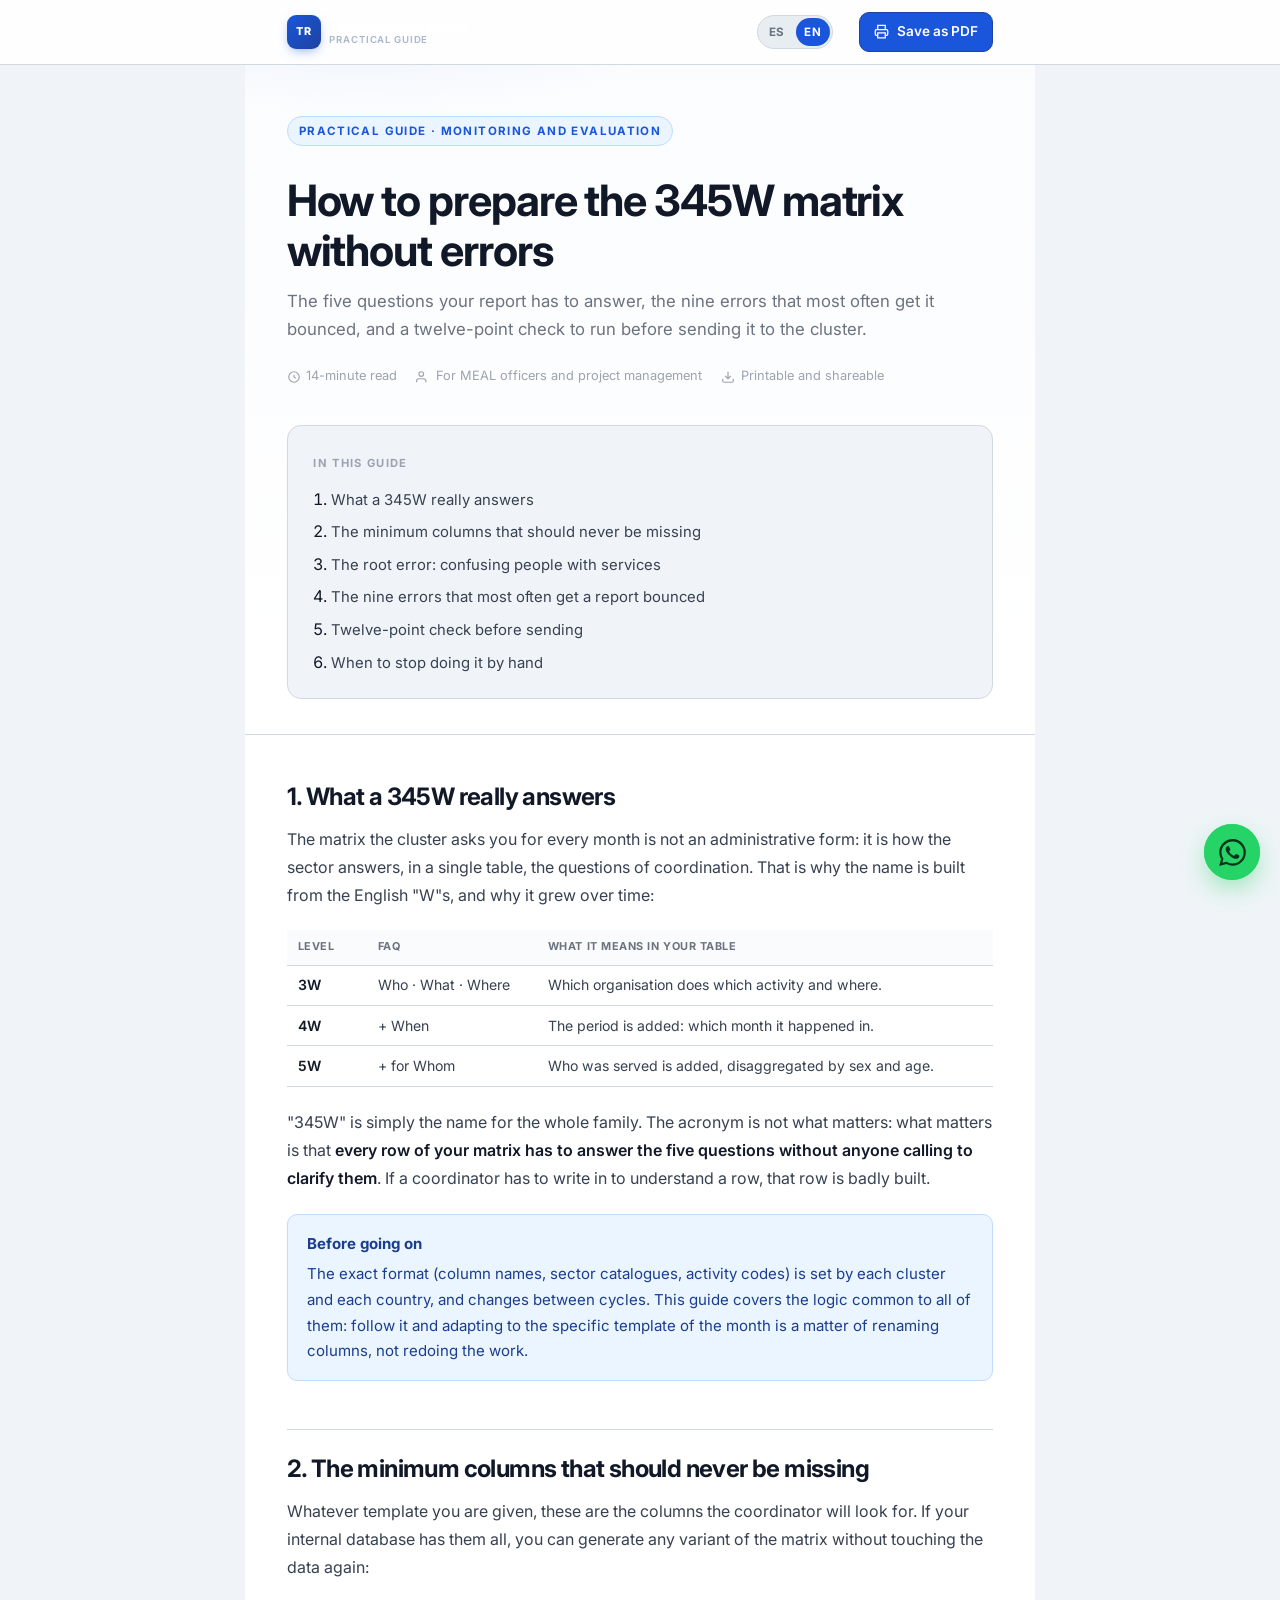
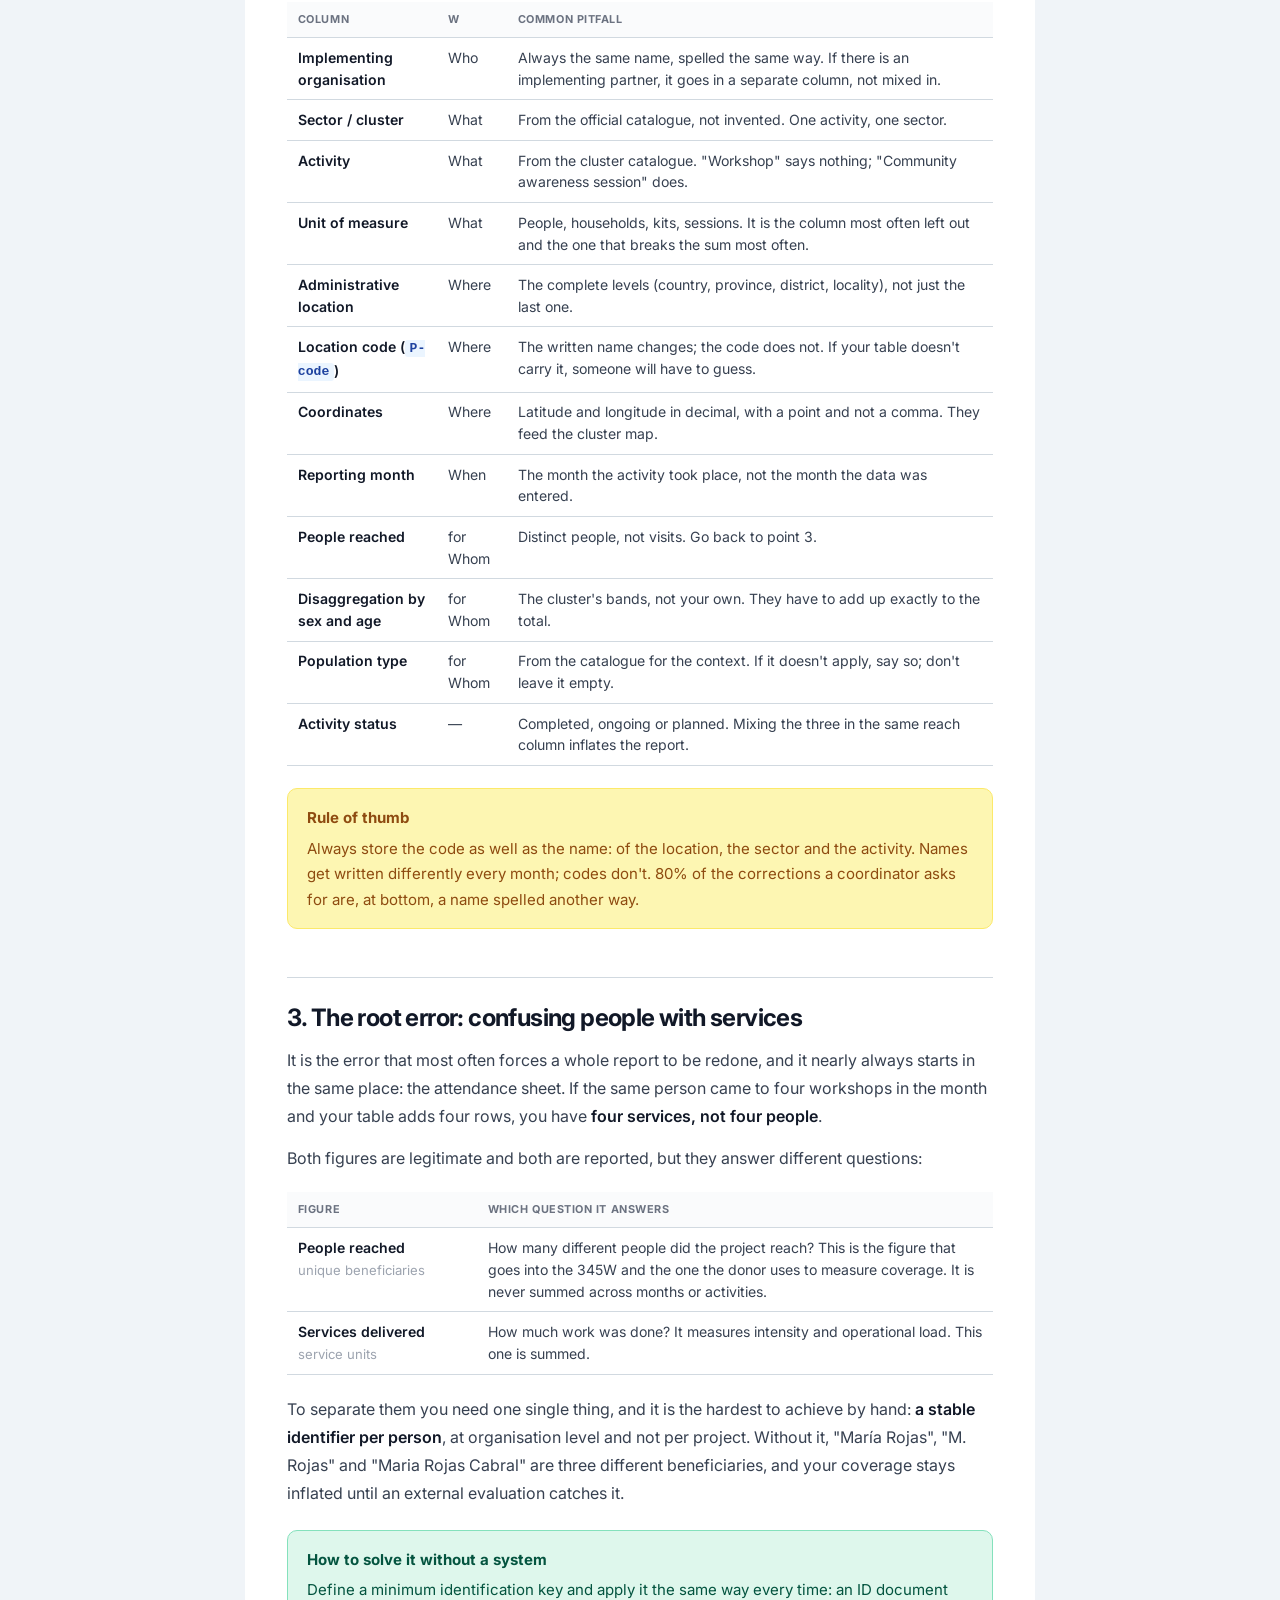
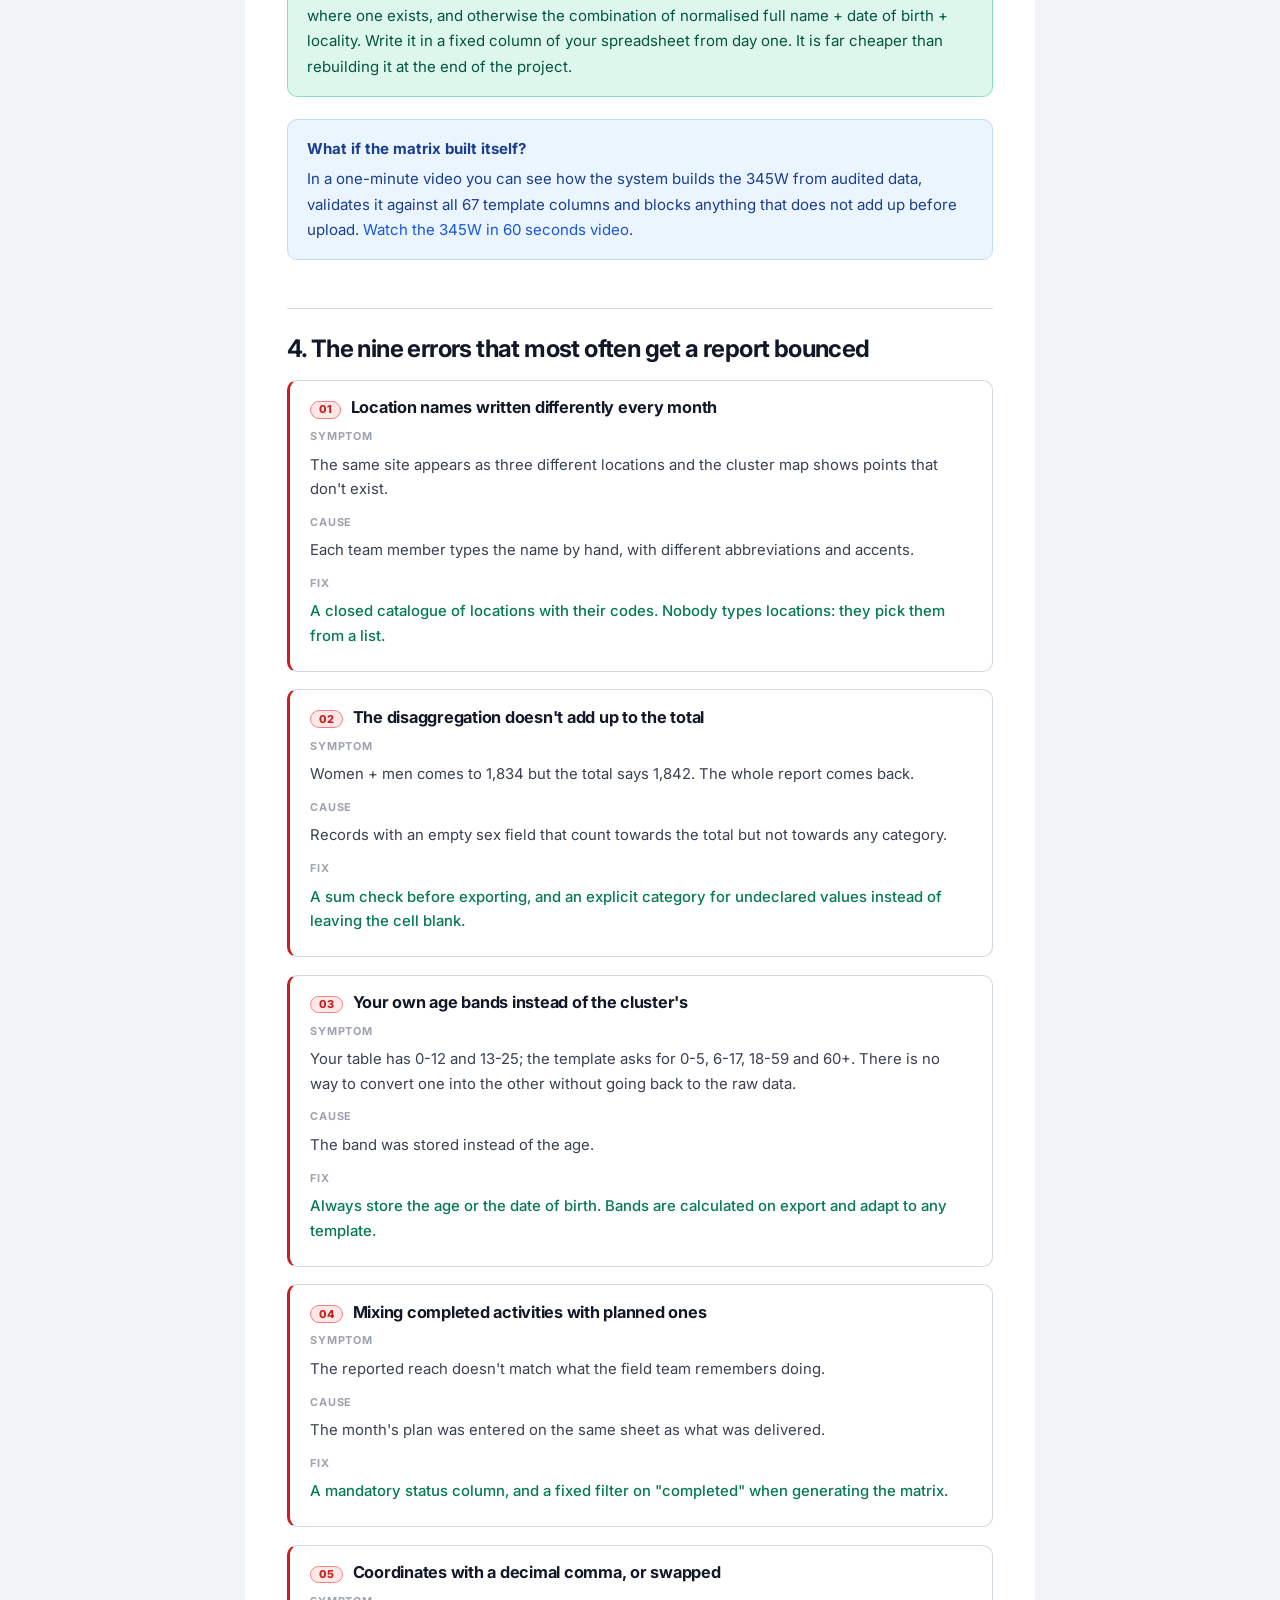
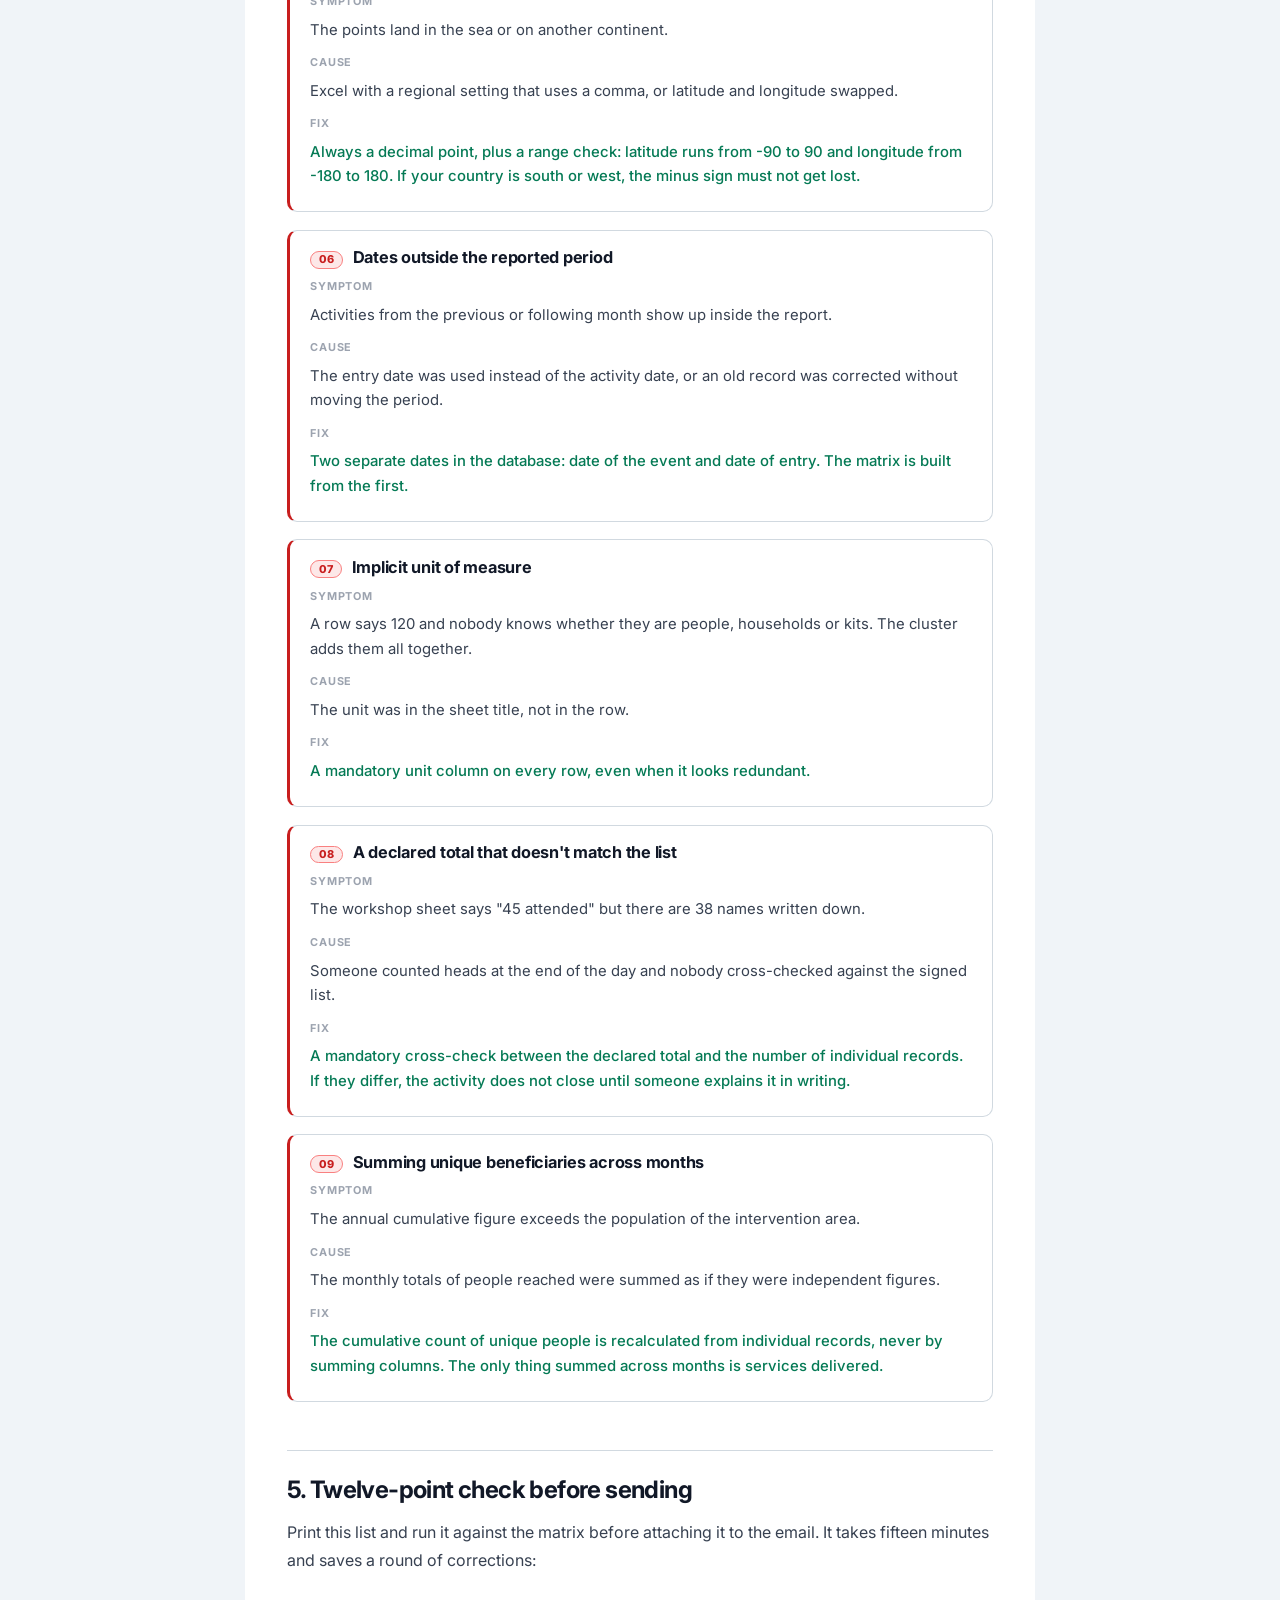
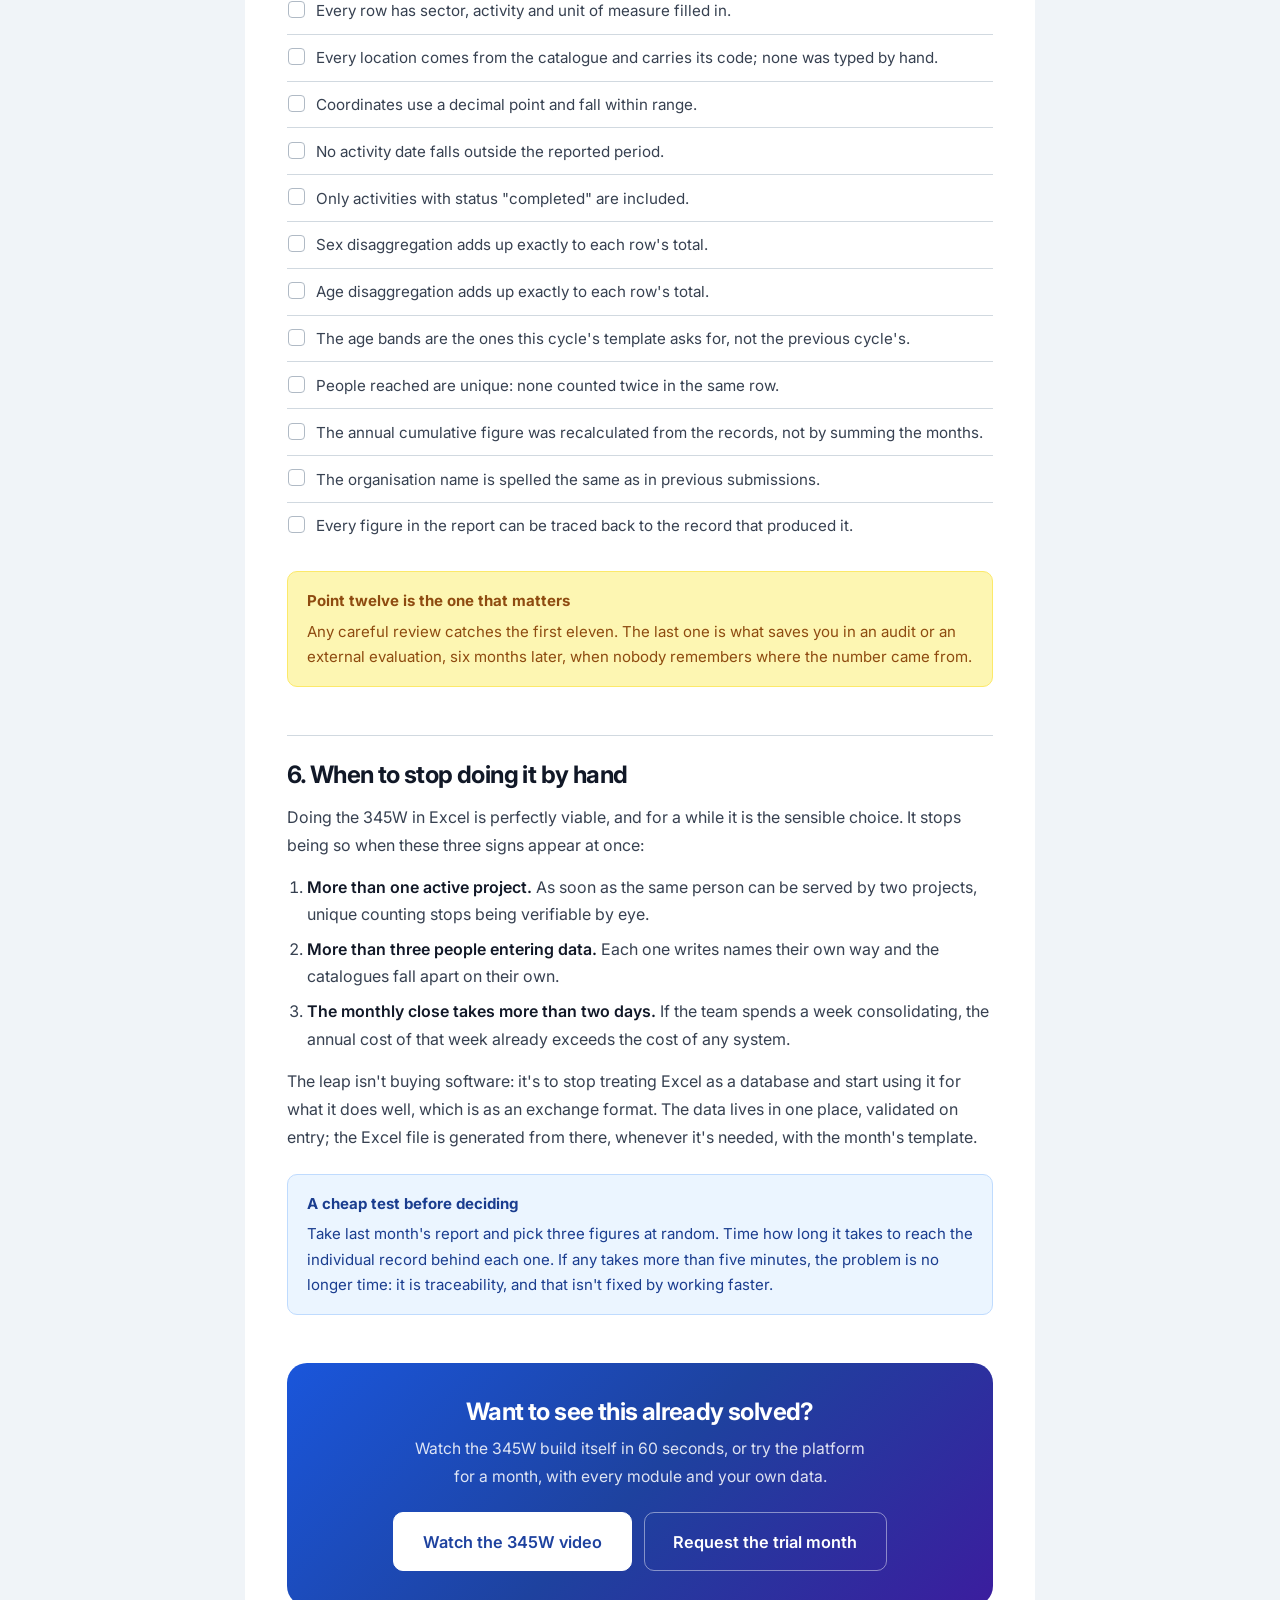
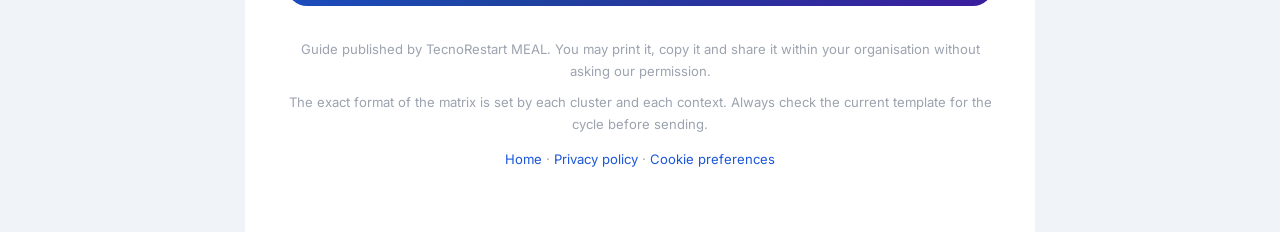
<file: guia-345w.html>
<!DOCTYPE html>
<html lang="es">
<head>
<meta charset="utf-8">
<meta name="viewport" content="width=device-width, initial-scale=1">
<title>Cómo preparar la matriz 345W sin errores — Guía práctica</title>
<meta name="description" content="Guía práctica para equipos de monitoreo y evaluación: las 5 preguntas de la matriz 345W, los 9 errores que más la hacen rebotar y un checklist de control antes de enviarla al clúster.">
<meta name="theme-color" content="#1a56db">
<link rel="canonical" href="https://tecnorestart.com/guia-345w.html">
<meta property="og:type" content="article">
<meta property="og:site_name" content="TecnoRestart MEAL">
<meta property="og:locale" content="es_LA">
<meta property="og:locale:alternate" content="en_US">
<meta property="og:url" content="https://tecnorestart.com/guia-345w.html">
<meta property="og:title" content="Cómo preparar la matriz 345W sin errores">
<meta property="og:description" content="Los 9 errores que más hacen rebotar un reporte 345W, y cómo evitarlos antes de enviarlo.">
<meta property="og:image" content="https://tecnorestart.com/assets/og.png">
<meta property="og:image:width" content="1200">
<meta property="og:image:height" content="630">
<meta name="twitter:card" content="summary_large_image">
<meta name="twitter:image" content="https://tecnorestart.com/assets/og.png">
<link rel="icon" href="assets/favicon.svg" type="image/svg+xml">
<link rel="preconnect" href="https://fonts.googleapis.com">
<link rel="preconnect" href="https://fonts.gstatic.com" crossorigin>
<link href="https://fonts.googleapis.com/css2?family=Inter:wght@400;500;600;700;800&display=swap" rel="stylesheet">
<link rel="stylesheet" href="css/styles.css">
<script src="js/i18n.js"></script>
</head>
<body>

<div class="doc-barra">
  <div class="doc-barra-fila">
    <a class="marca" href="index.html">
      <span class="marca-glifo" data-marca-glifo>TR</span>
      <span class="marca-txt"><b data-marca>TecnoRestart MEAL</b><span>Guía práctica</span></span>
    </a>
    <span data-i18n-selector></span>
    <button class="btn sm primario" onclick="window.print()">
      <svg width="15" height="15" viewBox="0 0 24 24" fill="none" stroke="currentColor" stroke-width="2"><path d="M6 9V2h12v7M6 18H4a2 2 0 0 1-2-2v-5a2 2 0 0 1 2-2h16a2 2 0 0 1 2 2v5a2 2 0 0 1-2 2h-2"/><path d="M6 14h12v8H6z"/></svg>
      Guardar en PDF
    </button>
  </div>
</div>

<article class="doc">

  <header class="doc-cab">
    <span class="eyebrow">Guía práctica · Monitoreo y evaluación</span>
    <h1>Cómo preparar la matriz 345W sin errores</h1>
    <p class="plomo">Las cinco preguntas que tiene que responder su reporte, los nueve errores que más lo hacen rebotar y un control de doce puntos para aplicarle antes de enviarlo al clúster.</p>
    <div class="doc-meta">
      <span>
        <svg width="14" height="14" viewBox="0 0 24 24" fill="none" stroke="currentColor" stroke-width="2"><circle cx="12" cy="12" r="9"/><path d="M12 8v4l3 2"/></svg>
        14 minutos de lectura
      </span>
      <span>
        <svg width="14" height="14" viewBox="0 0 24 24" fill="none" stroke="currentColor" stroke-width="2"><path d="M17 21v-2a4 4 0 0 0-4-4H5a4 4 0 0 0-4 4v2"/><circle cx="9" cy="7" r="4"/></svg>
        Para oficiales de MEAL y dirección de proyectos
      </span>
      <span>
        <svg width="14" height="14" viewBox="0 0 24 24" fill="none" stroke="currentColor" stroke-width="2"><path d="M21 15v4a2 2 0 0 1-2 2H5a2 2 0 0 1-2-2v-4M7 10l5 5 5-5M12 15V3"/></svg>
        Imprimible y compartible
      </span>
    </div>

    <nav class="indice">
      <b>En esta guía</b>
      <ol>
        <li><a href="#que-es">Qué responde realmente una 345W</a></li>
        <li><a href="#columnas">Las columnas mínimas que nunca deberían faltar</a></li>
        <li><a href="#conteo">El error madre: confundir personas con atenciones</a></li>
        <li><a href="#errores">Los nueve errores que más hacen rebotar el reporte</a></li>
        <li><a href="#checklist">Control de doce puntos antes de enviar</a></li>
        <li><a href="#automatizar">Cuándo dejar de hacerlo a mano</a></li>
      </ol>
    </nav>
  </header>

  <div class="doc-cuerpo">

    <h2 id="que-es">1. Qué responde realmente una 345W</h2>

    <p>La matriz que el clúster le pide todos los meses no es un formulario administrativo: es la forma en que el sector responde, con una sola tabla, a las preguntas de coordinación. Por eso el nombre se arma con las "W" del inglés, y por eso creció con el tiempo:</p>

    <table class="doc-tabla">
      <thead><tr><th style="width:80px">Nivel</th><th style="width:170px">Preguntas</th><th>Qué significa en su tabla</th></tr></thead>
      <tbody>
        <tr><td><strong>3W</strong></td><td>Who · What · Where</td><td>Qué organización hace qué actividad y en qué lugar.</td></tr>
        <tr><td><strong>4W</strong></td><td>+ When</td><td>Se agrega el periodo: en qué mes ocurrió.</td></tr>
        <tr><td><strong>5W</strong></td><td>+ for Whom</td><td>Se agrega a quién se atendió, desagregado por sexo y edad.</td></tr>
      </tbody>
    </table>

    <p>"345W" es simplemente la forma de nombrar la familia completa. Lo importante no es la sigla: es que <strong>cada fila de su matriz tiene que poder responder las cinco preguntas sin que nadie llame para aclararlas</strong>. Si un coordinador tiene que escribir para entender una fila, esa fila está mal armada.</p>

    <div class="caja azul">
      <b>Antes de seguir</b>
      El formato exacto (nombres de columnas, catálogos de sectores, códigos de actividad) lo define cada clúster y cada país, y cambia entre ciclos. Esta guía cubre la lógica común a todos: si la respeta, adaptarse a la plantilla concreta del mes es cuestión de renombrar columnas, no de rehacer el trabajo.
    </div>

    <h2 id="columnas">2. Las columnas mínimas que nunca deberían faltar</h2>

    <p>Independientemente de la plantilla que le toque, estas son las columnas que el coordinador va a buscar. Si su base interna las tiene todas, puede generar cualquier variante de la matriz sin volver a tocar el dato:</p>

    <table class="doc-tabla">
      <thead><tr><th style="width:150px">Columna</th><th style="width:70px">W</th><th>Cuidado habitual</th></tr></thead>
      <tbody>
        <tr><td><strong>Organización implementadora</strong></td><td>Who</td><td>Siempre el mismo nombre, escrito igual. Si hay socio implementador, va en columna aparte, no mezclado.</td></tr>
        <tr><td><strong>Sector / clúster</strong></td><td>What</td><td>Del catálogo oficial, no inventado. Una actividad, un sector.</td></tr>
        <tr><td><strong>Actividad</strong></td><td>What</td><td>Del catálogo del clúster. "Taller" no dice nada; "Sesión de sensibilización comunitaria" sí.</td></tr>
        <tr><td><strong>Unidad de medida</strong></td><td>What</td><td>Personas, hogares, kits, sesiones. Es la columna que más se omite y la que más rompe la suma.</td></tr>
        <tr><td><strong>Ubicación administrativa</strong></td><td>Where</td><td>Los niveles completos (país, provincia, distrito, localidad), no solo el último.</td></tr>
        <tr><td><strong>Código de ubicación (<code>P-code</code>)</strong></td><td>Where</td><td>El nombre escrito cambia; el código no. Si su tabla no lo trae, alguien va a tener que adivinar.</td></tr>
        <tr><td><strong>Coordenadas</strong></td><td>Where</td><td>Latitud y longitud en decimal, con punto y no coma. Sirven para el mapa del clúster.</td></tr>
        <tr><td><strong>Mes de reporte</strong></td><td>When</td><td>El mes en que ocurrió la actividad, no el mes en que se cargó el dato.</td></tr>
        <tr><td><strong>Personas alcanzadas</strong></td><td>for Whom</td><td>Personas distintas, no visitas. Vuelva al punto 3.</td></tr>
        <tr><td><strong>Desagregación por sexo y edad</strong></td><td>for Whom</td><td>Los tramos del clúster, no los propios. Tiene que sumar exactamente el total.</td></tr>
        <tr><td><strong>Tipo de población</strong></td><td>for Whom</td><td>Según el catálogo del contexto. Si no aplica, se declara, no se deja vacío.</td></tr>
        <tr><td><strong>Estado de la actividad</strong></td><td>—</td><td>Concluida, en curso o planificada. Mezclar las tres en la misma columna de alcance infla el reporte.</td></tr>
      </tbody>
    </table>

    <div class="caja ambar">
      <b>Regla práctica</b>
      Guarde siempre el código además del nombre: del lugar, del sector y de la actividad. Los nombres se escriben distinto cada mes; los códigos no. El 80 % de las correcciones que pide un coordinador son, en el fondo, un nombre escrito de otra manera.
    </div>

    <h2 id="conteo">3. El error madre: confundir personas con atenciones</h2>

    <p>Es el error que más veces obliga a rehacer un reporte completo, y casi siempre nace del mismo lugar: la planilla de asistencia. Si una misma persona vino a cuatro talleres en el mes y su tabla suma cuatro filas, tiene <strong>cuatro atenciones, no cuatro personas</strong>.</p>

    <p>Las dos cifras son legítimas y las dos se reportan, pero responden a preguntas distintas:</p>

    <table class="doc-tabla">
      <thead><tr><th style="width:190px">Cifra</th><th>Qué pregunta responde</th></tr></thead>
      <tbody>
        <tr><td><strong>Personas alcanzadas</strong><br><span style="font-size:.82rem;color:var(--texto-25)">beneficiarios únicos</span></td><td>¿A cuántas personas distintas llegó el proyecto? Es la que va a la 345W y la que el donante usa para medir cobertura. Nunca se suma entre meses ni entre actividades.</td></tr>
        <tr><td><strong>Atenciones o servicios</strong><br><span style="font-size:.82rem;color:var(--texto-25)">unidades de servicio</span></td><td>¿Cuánto trabajo se hizo? Sirve para medir intensidad y carga operativa. Esta sí se suma.</td></tr>
      </tbody>
    </table>

    <p>Para poder separarlas necesita una sola cosa, y es la más difícil de conseguir a mano: <strong>un identificador estable por persona</strong>, a nivel de toda la organización y no de cada proyecto. Sin eso, "María Rojas", "M. Rojas" y "Maria Rojas Cabral" son tres beneficiarias distintas, y su cobertura queda inflada sin que nadie lo note hasta la evaluación externa.</p>

    <div class="caja verde">
      <b>Cómo se resuelve sin sistema</b>
      Defina una clave mínima de identificación y aplíquela siempre igual: documento cuando exista, y si no, la combinación de nombre completo normalizado + fecha de nacimiento + localidad. Escríbala en una columna fija de su planilla desde el primer día. Es mucho más barato que reconstruirla al final del proyecto.
    </div>

    <div class="caja azul">
      <b>¿Y si la matriz se armara sola?</b>
      En un video de un minuto puede ver cómo el sistema arma la 345W desde el dato auditado, la valida contra las 67 columnas de la plantilla y bloquea lo que no cuadra antes de subirla. <a href="index.html#videos">Ver el video de la 345W en 60 segundos</a>.
    </div>

    <h2 id="errores">4. Los nueve errores que más hacen rebotar el reporte</h2>

    <div class="error">
      <h3><em>01</em> Nombres de lugar escritos de forma distinta cada mes</h3>
      <dl>
        <dt>Síntoma</dt><dd>El mismo sitio aparece como tres lugares diferentes y el mapa del clúster muestra puntos que no existen.</dd>
        <dt>Causa</dt><dd>Cada persona del equipo escribe el nombre a mano, con abreviaturas y acentos distintos.</dd>
        <dt>Arreglo</dt><dd class="arreglo">Un catálogo cerrado de lugares con su código. Nadie escribe lugares: se eligen de una lista.</dd>
      </dl>
    </div>

    <div class="error">
      <h3><em>02</em> La desagregación no suma el total</h3>
      <dl>
        <dt>Síntoma</dt><dd>Mujeres + hombres da 1.834 pero el total dice 1.842. El reporte vuelve entero.</dd>
        <dt>Causa</dt><dd>Registros con sexo vacío que entran al total pero no a ninguna categoría.</dd>
        <dt>Arreglo</dt><dd class="arreglo">Validación de suma antes de exportar, y una categoría explícita para lo no declarado en vez de dejar la celda en blanco.</dd>
      </dl>
    </div>

    <div class="error">
      <h3><em>03</em> Tramos de edad propios en lugar de los del clúster</h3>
      <dl>
        <dt>Síntoma</dt><dd>Su tabla trae 0-12 y 13-25; la plantilla pide 0-5, 6-17, 18-59 y 60+. No hay forma de convertir una en otra sin volver al dato crudo.</dd>
        <dt>Causa</dt><dd>Se guardó el tramo en lugar de la edad.</dd>
        <dt>Arreglo</dt><dd class="arreglo">Guarde siempre la edad o la fecha de nacimiento. Los tramos se calculan al exportar y se adaptan a cualquier plantilla.</dd>
      </dl>
    </div>

    <div class="error">
      <h3><em>04</em> Mezclar actividades concluidas con planificadas</h3>
      <dl>
        <dt>Síntoma</dt><dd>El alcance reportado no coincide con lo que el equipo de terreno recuerda haber hecho.</dd>
        <dt>Causa</dt><dd>La planificación del mes se cargó en la misma hoja que la ejecución.</dd>
        <dt>Arreglo</dt><dd class="arreglo">Columna de estado obligatoria, y filtro fijo a "concluida" al generar la matriz.</dd>
      </dl>
    </div>

    <div class="error">
      <h3><em>05</em> Coordenadas con coma decimal o invertidas</h3>
      <dl>
        <dt>Síntoma</dt><dd>Los puntos caen en el mar o en otro continente.</dd>
        <dt>Causa</dt><dd>Excel con configuración regional que usa coma, o latitud y longitud cambiadas de lugar.</dd>
        <dt>Arreglo</dt><dd class="arreglo">Punto decimal siempre, y un control de rango: la latitud va de -90 a 90 y la longitud de -180 a 180. Si su país está al sur o al oeste, el signo negativo no se pierde.</dd>
      </dl>
    </div>

    <div class="error">
      <h3><em>06</em> Fechas fuera del periodo reportado</h3>
      <dl>
        <dt>Síntoma</dt><dd>Aparecen actividades del mes anterior, o del mes siguiente, dentro del reporte.</dd>
        <dt>Causa</dt><dd>Se usó la fecha de carga en vez de la fecha de la actividad, o se corrigió un registro viejo sin mover el periodo.</dd>
        <dt>Arreglo</dt><dd class="arreglo">Dos fechas separadas en la base: fecha del hecho y fecha de registro. La matriz se arma con la primera.</dd>
      </dl>
    </div>

    <div class="error">
      <h3><em>07</em> Unidad de medida implícita</h3>
      <dl>
        <dt>Síntoma</dt><dd>Una fila dice 120 y nadie sabe si son personas, hogares o kits. El clúster las suma todas juntas.</dd>
        <dt>Causa</dt><dd>La unidad estaba en el título de la hoja, no en la fila.</dd>
        <dt>Arreglo</dt><dd class="arreglo">Columna de unidad obligatoria en cada fila, aunque parezca redundante.</dd>
      </dl>
    </div>

    <div class="error">
      <h3><em>08</em> Un total declarado que no coincide con la lista</h3>
      <dl>
        <dt>Síntoma</dt><dd>La planilla del taller dice "asistieron 45" pero hay 38 nombres escritos.</dd>
        <dt>Causa</dt><dd>Alguien contó cabezas al final de la jornada y nadie cotejó contra la lista firmada.</dd>
        <dt>Arreglo</dt><dd class="arreglo">Cotejo obligatorio entre el total declarado y la cantidad de registros individuales. Si difieren, la actividad no se cierra hasta que alguien lo explique por escrito.</dd>
      </dl>
    </div>

    <div class="error">
      <h3><em>09</em> Sumar beneficiarios únicos entre meses</h3>
      <dl>
        <dt>Síntoma</dt><dd>El acumulado anual supera la población del área de intervención.</dd>
        <dt>Causa</dt><dd>Se sumaron los totales mensuales de personas alcanzadas como si fueran cifras independientes.</dd>
        <dt>Arreglo</dt><dd class="arreglo">El acumulado de personas únicas se recalcula desde el registro individual, nunca sumando columnas. Lo único que se suma entre meses son las atenciones.</dd>
      </dl>
    </div>

    <h2 id="checklist">5. Control de doce puntos antes de enviar</h2>

    <p>Imprima esta lista y aplíquela a la matriz antes de adjuntarla al correo. Lleva quince minutos y evita la ronda de correcciones:</p>

    <ul class="lista-check">
      <li><i></i><span>Todas las filas tienen sector, actividad y unidad de medida completos.</span></li>
      <li><i></i><span>Todos los lugares salen del catálogo y traen su código; ninguno fue escrito a mano.</span></li>
      <li><i></i><span>Las coordenadas usan punto decimal y caen dentro de rango.</span></li>
      <li><i></i><span>Ninguna fecha de actividad cae fuera del periodo reportado.</span></li>
      <li><i></i><span>Solo hay actividades con estado "concluida".</span></li>
      <li><i></i><span>La desagregación por sexo suma exactamente el total de cada fila.</span></li>
      <li><i></i><span>La desagregación por edad suma exactamente el total de cada fila.</span></li>
      <li><i></i><span>Los tramos de edad son los que pide la plantilla de este ciclo, no los del ciclo anterior.</span></li>
      <li><i></i><span>Las personas alcanzadas son únicas: ninguna cuenta dos veces en la misma fila.</span></li>
      <li><i></i><span>El acumulado anual se recalculó desde el registro, no sumando los meses.</span></li>
      <li><i></i><span>El nombre de la organización está escrito igual que en los envíos anteriores.</span></li>
      <li><i></i><span>Cada cifra del reporte puede rastrearse hasta el registro que la originó.</span></li>
    </ul>

    <div class="caja ambar">
      <b>El punto doce es el que importa</b>
      Los once primeros los detecta cualquier revisión cuidadosa. El último es el que lo salva en una auditoría o en una evaluación externa, seis meses después, cuando ya nadie recuerda de dónde salió el número.
    </div>

    <h2 id="automatizar">6. Cuándo dejar de hacerlo a mano</h2>

    <p>Hacer la 345W en Excel es perfectamente viable, y durante un tiempo es lo razonable. Deja de serlo cuando aparecen estas tres señales al mismo tiempo:</p>

    <ol>
      <li><strong>Más de un proyecto activo.</strong> En cuanto la misma persona puede ser atendida por dos proyectos, el conteo único deja de ser verificable a ojo.</li>
      <li><strong>Más de tres personas cargando datos.</strong> Cada una escribe los nombres a su manera y los catálogos se rompen solos.</li>
      <li><strong>El cierre mensual pasa de dos días.</strong> Si el equipo dedica una semana a consolidar, el costo anual de esa semana ya supera el de cualquier sistema.</li>
    </ol>

    <p>El salto no es comprar software: es dejar de tratar el Excel como base de datos y pasar a usarlo como lo que hace bien, que es formato de intercambio. El dato vive en un solo lugar, con validación al entrar; el Excel se genera desde ahí, cada vez que se necesita, con la plantilla del mes.</p>

    <div class="caja azul">
      <b>Una prueba barata antes de decidir</b>
      Tome el reporte del mes pasado y elija tres cifras al azar. Cronometre cuánto tarda en llegar al registro individual que las sustenta. Si alguna lleva más de cinco minutos, el problema ya no es de tiempo: es de trazabilidad, y eso no se arregla trabajando más rápido.
    </div>

    <div class="cierre">
      <h2>¿Quiere ver cómo se ve esto ya resuelto?</h2>
      <p>Mire la 345W armarse en 60 segundos, o pruebe la plataforma un mes, con todos los módulos y sus propios datos.</p>
      <div class="acciones" style="justify-content:center">
        <a class="btn lg" href="index.html#videos">Ver el video de la 345W</a>
        <a class="btn lg fantasma" data-wa-link href="#" target="_blank" rel="noopener">Pedir el mes de prueba</a>
      </div>
    </div>
  </div>

  <div class="doc-pie">
    <p>Guía publicada por <span data-marca>TecnoRestart MEAL</span>. Puede imprimirla, copiarla y repartirla dentro de su organización sin pedirnos permiso.</p>
    <p style="margin-top:.5rem">El formato exacto de la matriz lo define cada clúster y cada contexto. Verifique siempre la plantilla vigente del ciclo antes de enviar.</p>
    <p style="margin-top:.8rem">
      <a href="index.html">Inicio</a> ·
      <a href="privacidad.html">Política de privacidad</a> ·
      <a href="#" data-abrir-cookies>Preferencias de cookies</a>
    </p>
  </div>
</article>

<a class="wa-flota" data-wa-link href="#" target="_blank" rel="noopener" aria-label="Escribir por WhatsApp">
  <svg width="27" height="27" viewBox="0 0 24 24" fill="currentColor"><path d="M17.47 14.38c-.3-.15-1.76-.87-2.03-.97-.27-.1-.47-.15-.67.15-.2.3-.77.96-.94 1.16-.17.2-.35.22-.64.07-.3-.15-1.26-.46-2.4-1.48-.89-.79-1.49-1.76-1.66-2.06-.17-.3-.02-.46.13-.6.13-.14.3-.35.45-.52.15-.17.2-.3.3-.5.1-.2.05-.37-.02-.52-.08-.15-.67-1.61-.92-2.2-.24-.58-.49-.5-.67-.51h-.57c-.2 0-.52.07-.8.37-.27.3-1.04 1.02-1.04 2.48s1.07 2.88 1.22 3.08c.15.2 2.1 3.2 5.08 4.49.71.3 1.26.49 1.7.63.71.22 1.36.19 1.87.12.57-.09 1.76-.72 2-1.41.25-.7.25-1.29.17-1.42-.07-.13-.27-.2-.57-.35M12.05 21.8h-.02a9.8 9.8 0 0 1-4.99-1.37l-.36-.21-3.7.97.99-3.62-.23-.37a9.79 9.79 0 0 1-1.5-5.22c0-5.4 4.4-9.8 9.82-9.8a9.74 9.74 0 0 1 6.93 2.88 9.73 9.73 0 0 1 2.87 6.93c0 5.4-4.4 9.81-9.81 9.81M20.5 3.49A11.7 11.7 0 0 0 12.05 0C5.55 0 .26 5.29.26 11.78c0 2.08.54 4.1 1.58 5.9L.16 24l6.47-1.7a11.76 11.76 0 0 0 5.42 1.38h.01c6.5 0 11.78-5.29 11.79-11.79a11.72 11.72 0 0 0-3.45-8.34"/></svg>
</a>

<script src="js/app.js"></script>
</body>
</html>
</file>
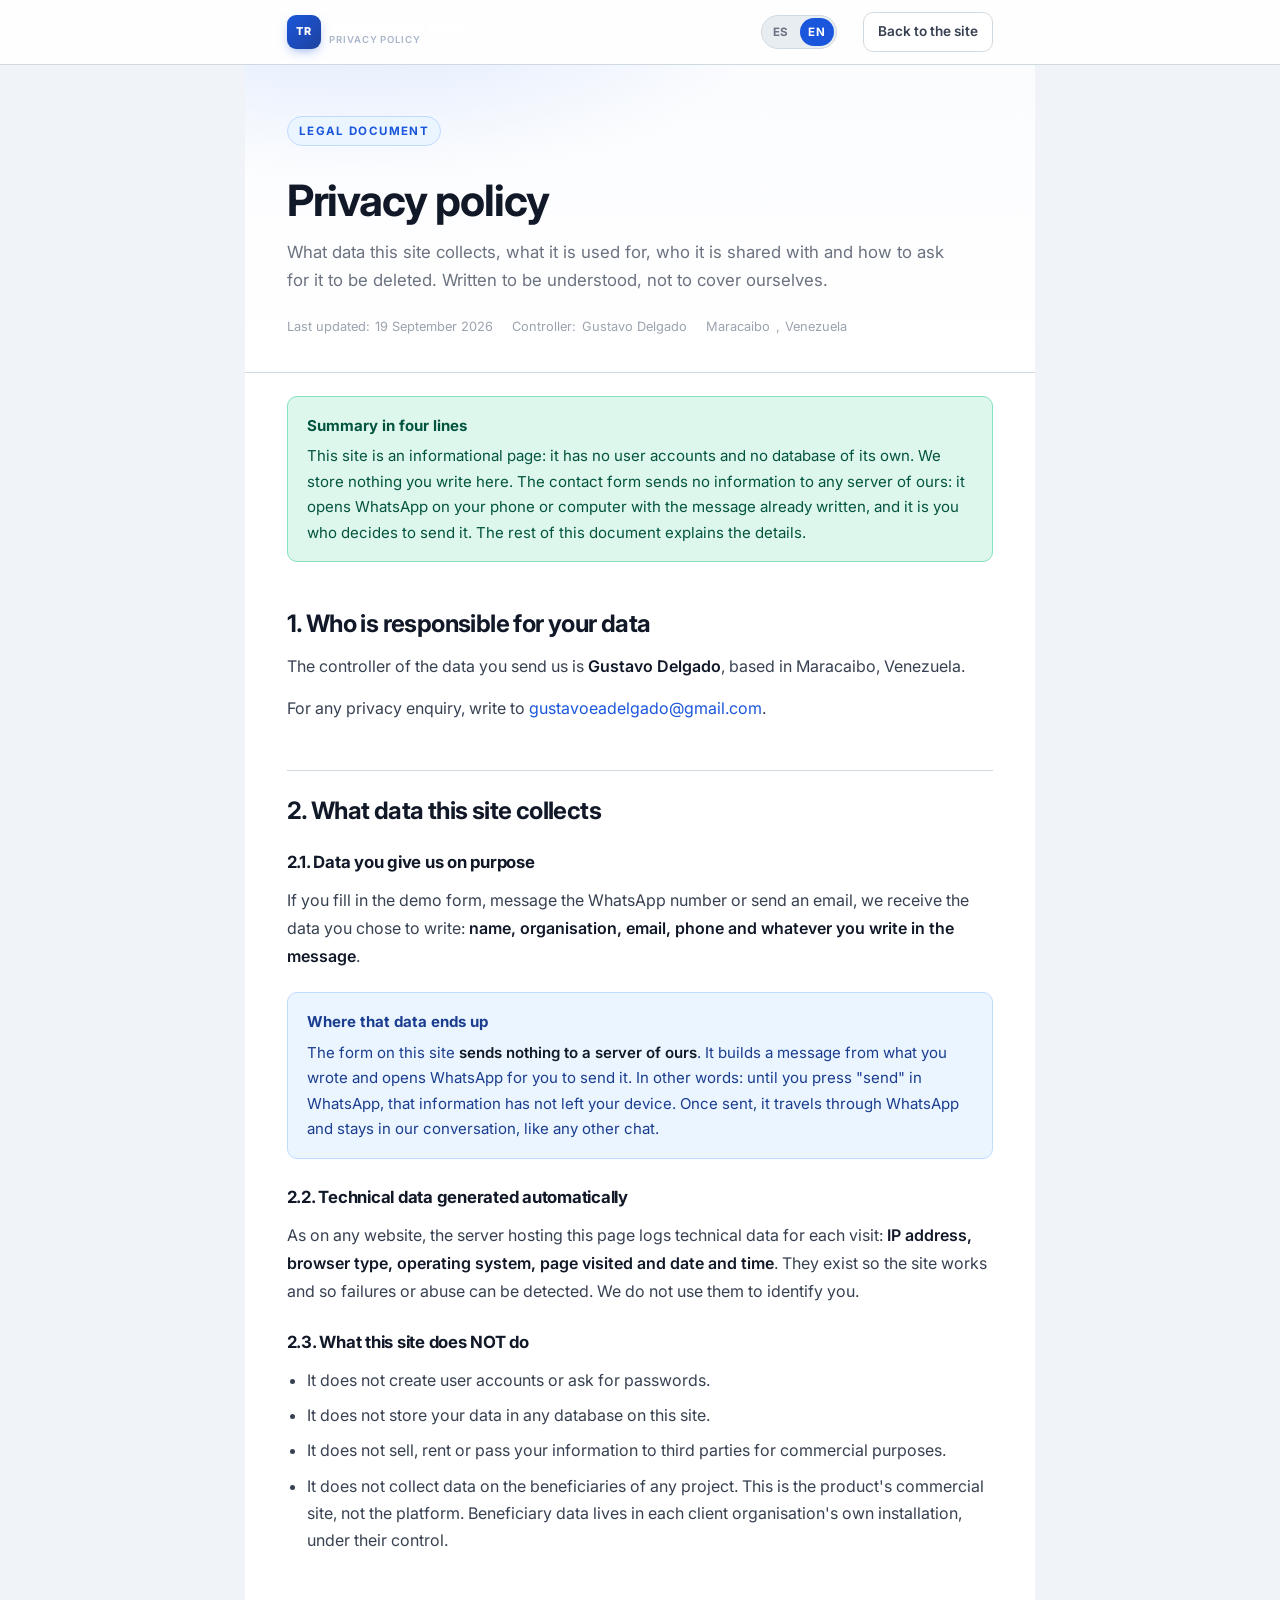
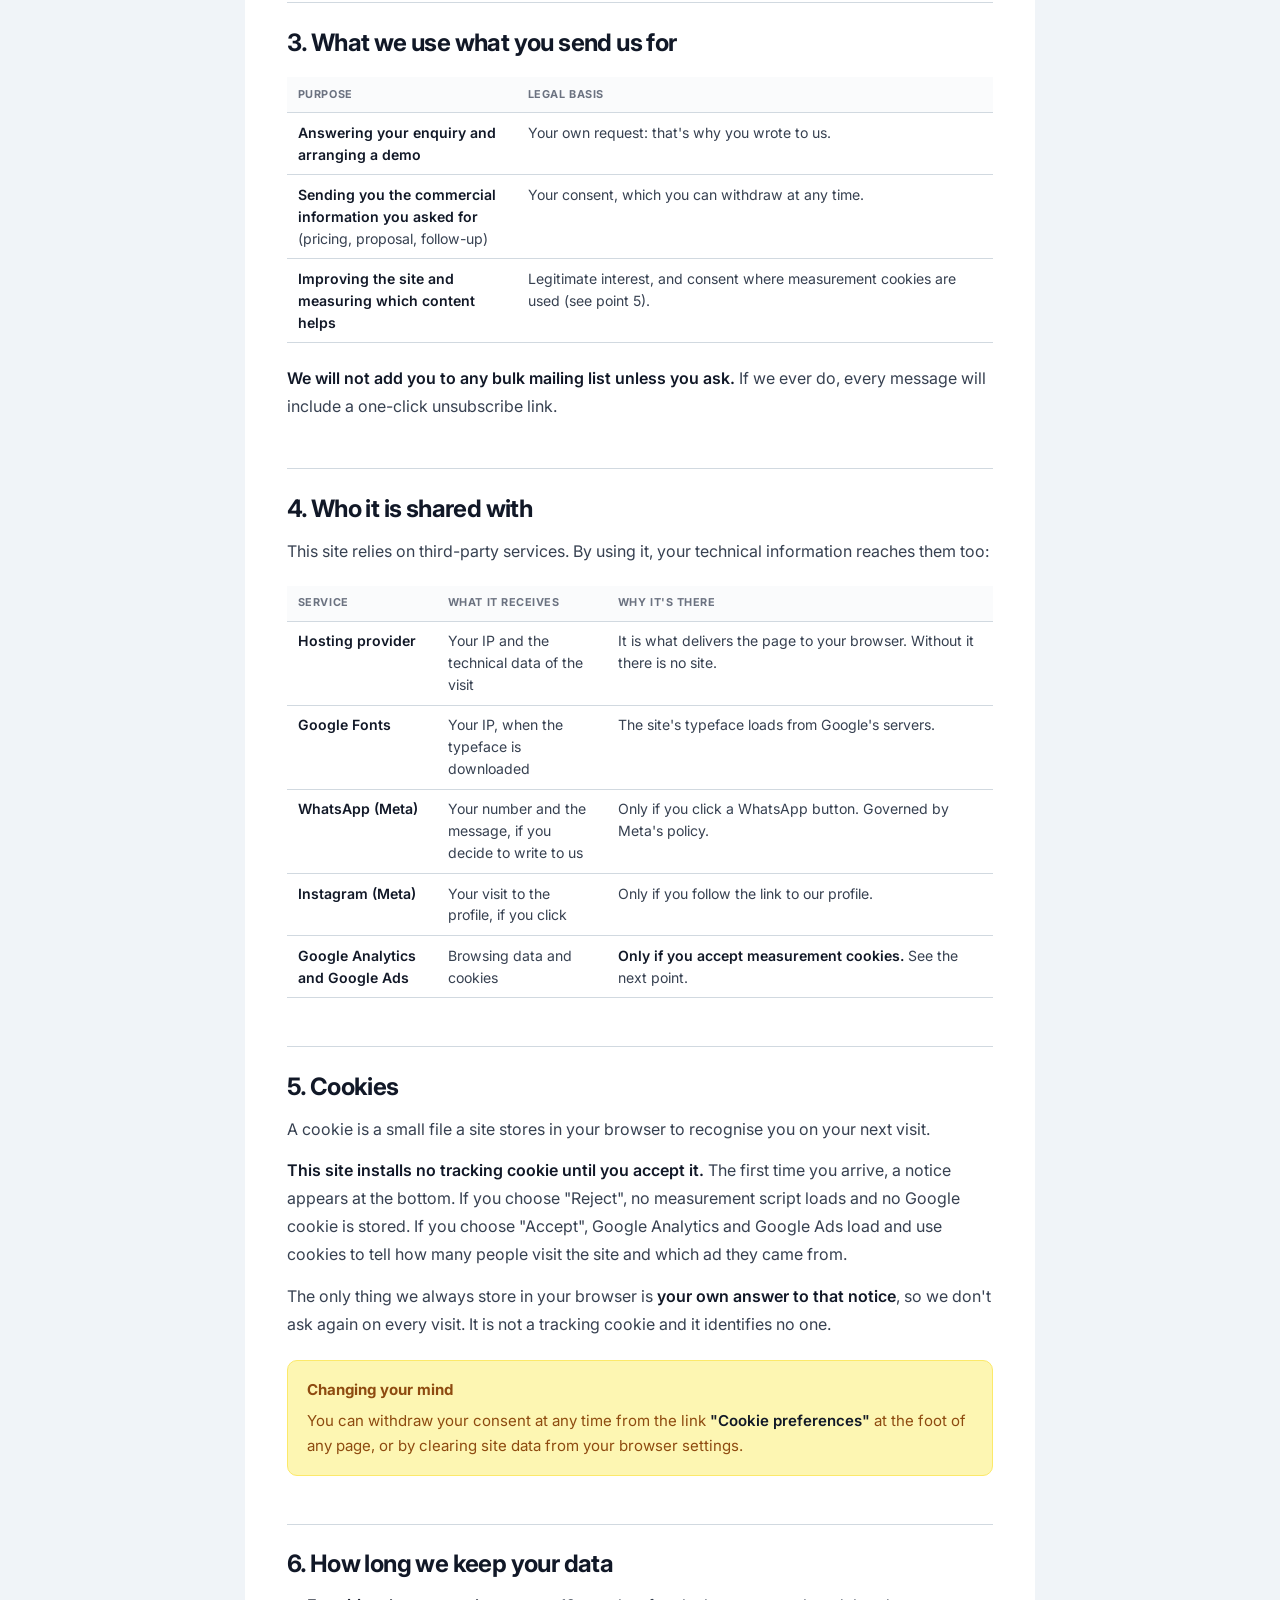
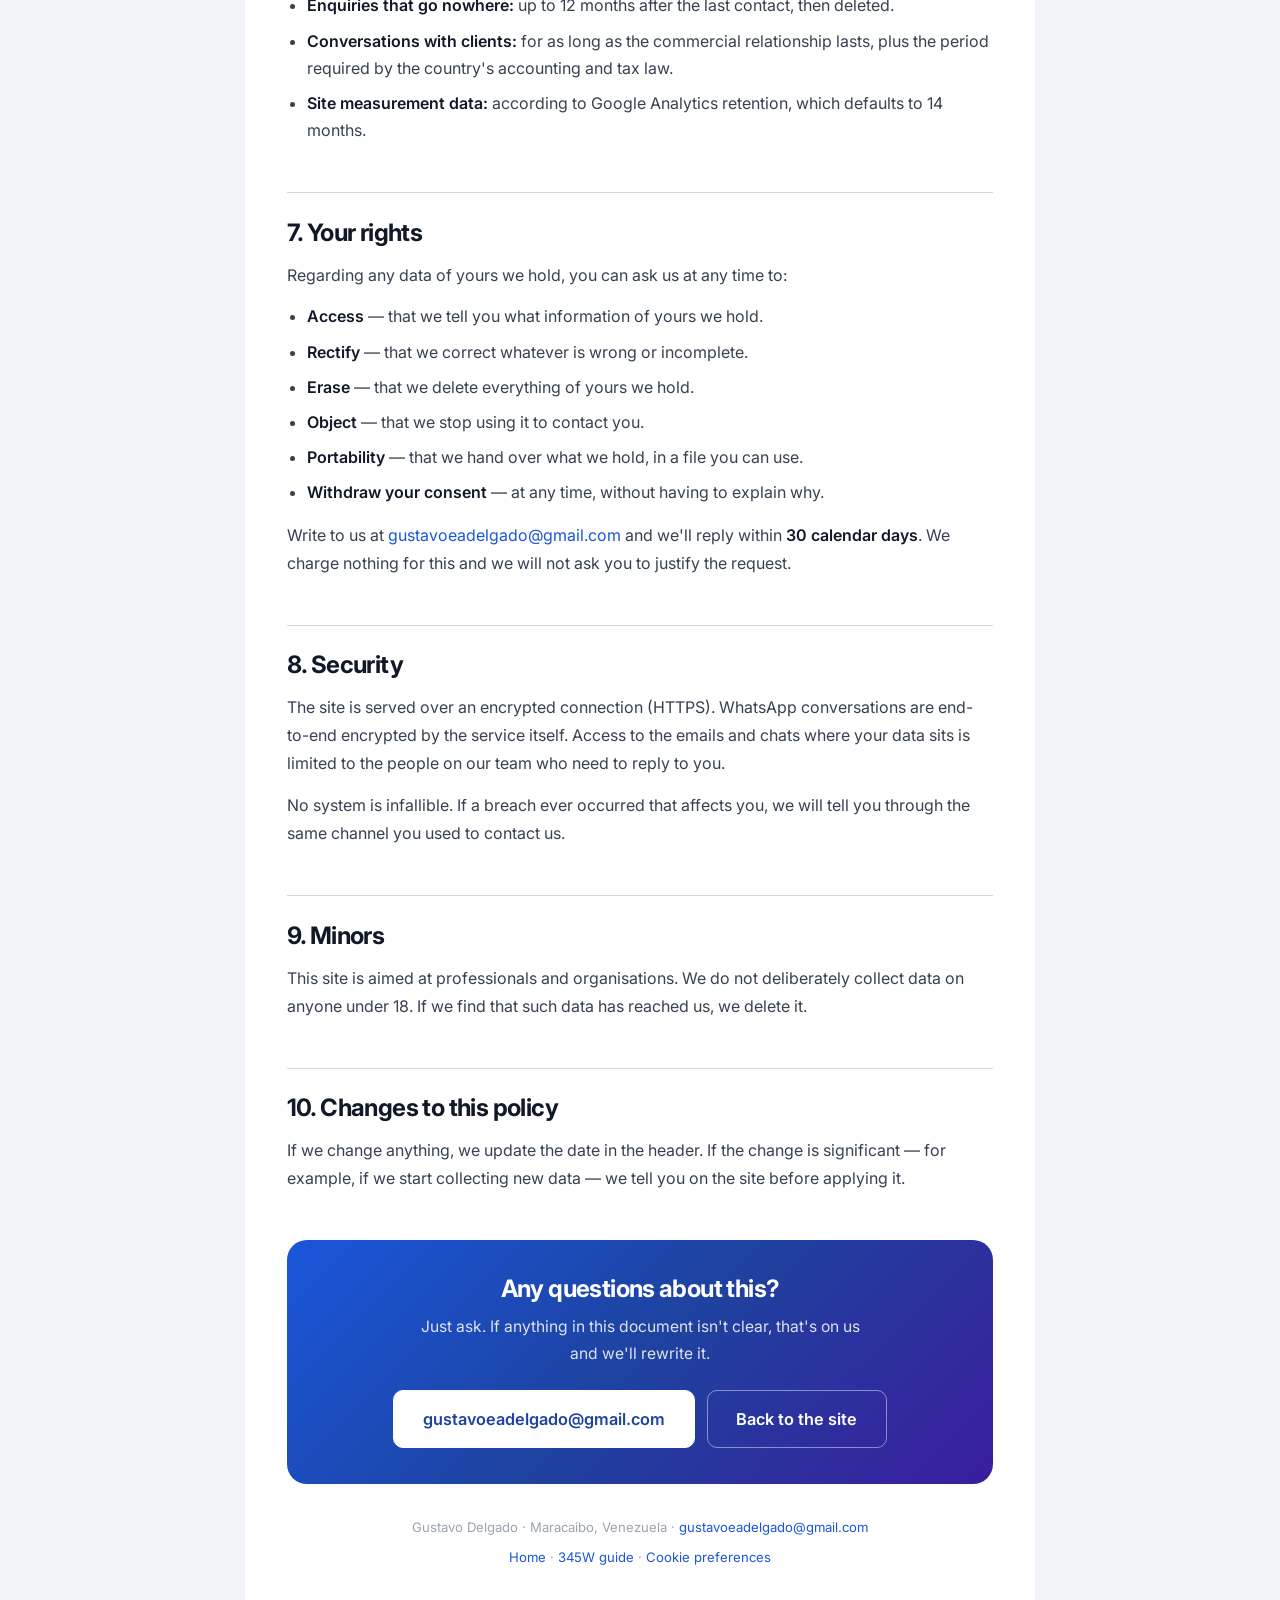
<file: privacidad.html>
<!DOCTYPE html>
<html lang="es">
<head>
<meta charset="utf-8">
<meta name="viewport" content="width=device-width, initial-scale=1">
<title>Política de privacidad — TecnoRestart MEAL</title>
<meta name="description" content="Qué datos recoge este sitio, para qué se usan, con quién se comparten y cómo pedir que se borren.">
<meta name="theme-color" content="#1a56db">
<meta name="robots" content="index, follow">
<link rel="canonical" href="https://tecnorestart.com/privacidad.html">
<meta property="og:type" content="website">
<meta property="og:site_name" content="TecnoRestart MEAL">
<meta property="og:url" content="https://tecnorestart.com/privacidad.html">
<meta property="og:title" content="Política de privacidad — TecnoRestart MEAL">
<meta property="og:image" content="https://tecnorestart.com/assets/og.png">
<link rel="icon" href="assets/favicon.svg" type="image/svg+xml">
<link rel="preconnect" href="https://fonts.googleapis.com">
<link rel="preconnect" href="https://fonts.gstatic.com" crossorigin>
<link href="https://fonts.googleapis.com/css2?family=Inter:wght@400;500;600;700;800&display=swap" rel="stylesheet">
<link rel="stylesheet" href="css/styles.css">
<script src="js/i18n.js"></script>
</head>
<body>

<div class="doc-barra">
  <div class="doc-barra-fila">
    <a class="marca" href="index.html">
      <span class="marca-glifo" data-marca-glifo>TR</span>
      <span class="marca-txt"><b data-marca>TecnoRestart MEAL</b><span>Política de privacidad</span></span>
    </a>
    <span data-i18n-selector></span>
    <a class="btn sm" href="index.html">Volver al sitio</a>
  </div>
</div>

<article class="doc">

  <header class="doc-cab">
    <span class="eyebrow">Documento legal</span>
    <h1>Política de privacidad</h1>
    <p class="plomo">Qué datos recoge este sitio, para qué se usan, con quién se comparten y cómo pedir que se borren. Escrito para que se entienda, no para cubrirnos las espaldas.</p>
    <div class="doc-meta">
      <span>Última actualización: <span data-privacidad-fecha>—</span></span>
      <span>Responsable: <span data-razon-social>—</span></span>
      <span><span data-ciudad>—</span>, <span data-pais>—</span></span>
    </div>
  </header>

  <div class="doc-cuerpo">

    <div class="caja verde">
      <b>Resumen en cuatro líneas</b>
      Este sitio es una página informativa: no tiene cuentas de usuario ni base de datos propia.
      No guardamos nada de lo que escriba aquí. El formulario de contacto no envía información a
      ningún servidor nuestro: abre WhatsApp en su teléfono o computadora con el mensaje ya
      escrito, y es usted quien decide enviarlo. El resto de este documento explica los detalles.
    </div>

    <h2 id="responsable">1. Quién es responsable de sus datos</h2>
    <p>
      El responsable del tratamiento de los datos que nos haga llegar es
      <strong><span data-razon-social>—</span></strong>, con domicilio en
      <span data-ciudad>—</span>, <span data-pais>—</span>.
    </p>
    <p>
      Para cualquier consulta sobre privacidad, escriba a
      <a data-correo-privacidad href="#">—</a>.
    </p>

    <h2 id="que-recogemos">2. Qué datos recoge este sitio</h2>

    <h3>2.1. Datos que usted nos da, a propósito</h3>
    <p>
      Si completa el formulario de demostración, escribe al WhatsApp o envía un correo, nos
      llegan los datos que usted eligió escribir: <strong>nombre, organización, correo, teléfono
      y lo que cuente en el mensaje</strong>.
    </p>
    <div class="caja azul">
      <b>Dónde queda ese dato</b>
      El formulario de este sitio <strong>no envía nada a un servidor nuestro</strong>. Arma un
      mensaje con lo que escribió y abre WhatsApp para que usted lo envíe. Es decir: hasta que
      no presione "enviar" en WhatsApp, esa información no salió de su dispositivo. Una vez
      enviada, viaja por WhatsApp y queda en nuestra conversación, igual que cualquier otro chat.
    </div>

    <h3>2.2. Datos técnicos que se generan solos</h3>
    <p>
      Como en cualquier sitio web, el servidor donde está alojada esta página registra datos
      técnicos de cada visita: <strong>dirección IP, tipo de navegador, sistema operativo, página
      visitada y fecha y hora</strong>. Sirven para que el sitio funcione y para detectar fallas o
      abusos. No los usamos para identificarlo.
    </p>

    <h3>2.3. Lo que este sitio NO hace</h3>
    <ul>
      <li>No crea cuentas de usuario ni pide contraseñas.</li>
      <li>No guarda sus datos en ninguna base de datos de este sitio.</li>
      <li>No vende, alquila ni cede su información a terceros con fines comerciales.</li>
      <li>No recoge datos de personas beneficiarias de ningún proyecto. Este es el sitio comercial del producto, no la plataforma. Los datos de beneficiarios viven en la instalación de cada organización cliente, bajo su control.</li>
    </ul>

    <h2 id="para-que">3. Para qué usamos lo que nos envía</h2>
    <table class="doc-tabla">
      <thead><tr><th style="width:230px">Para qué</th><th>Base legal</th></tr></thead>
      <tbody>
        <tr><td><strong>Responder su consulta y coordinar una demostración</strong></td><td>Su propio pedido: nos escribió para eso.</td></tr>
        <tr><td><strong>Enviarle la información comercial que pidió</strong> (precios, propuesta, seguimiento)</td><td>Su consentimiento, que puede retirar cuando quiera.</td></tr>
        <tr><td><strong>Mejorar el sitio y medir qué contenido sirve</strong></td><td>Interés legítimo, y consentimiento cuando se usan cookies de medición (ver punto 5).</td></tr>
      </tbody>
    </table>
    <p>
      <strong>No lo vamos a agregar a ninguna lista de correos masivos sin que lo pida.</strong>
      Si alguna vez lo hacemos, cada mensaje va a incluir un enlace para darse de baja en un clic.
    </p>

    <h2 id="terceros">4. Con quién se comparte</h2>
    <p>Este sitio se apoya en servicios de terceros. Al usarlo, su información técnica llega también a ellos:</p>
    <table class="doc-tabla">
      <thead><tr><th style="width:150px">Servicio</th><th style="width:170px">Qué recibe</th><th>Por qué está</th></tr></thead>
      <tbody>
        <tr>
          <td><strong>Proveedor de alojamiento</strong></td>
          <td>Su IP y los datos técnicos de la visita</td>
          <td>Es quien entrega la página a su navegador. Sin esto no hay sitio.</td>
        </tr>
        <tr>
          <td><strong>Google Fonts</strong></td>
          <td>Su IP, al descargar la tipografía</td>
          <td>Las letras del sitio se cargan desde los servidores de Google.</td>
        </tr>
        <tr>
          <td><strong>WhatsApp (Meta)</strong></td>
          <td>Su número y el mensaje, si decide escribirnos</td>
          <td>Solo si hace clic en un botón de WhatsApp. Se rige por la política de Meta.</td>
        </tr>
        <tr>
          <td><strong>Instagram (Meta)</strong></td>
          <td>Su visita al perfil, si hace clic</td>
          <td>Solo si sigue el enlace a nuestro perfil.</td>
        </tr>
        <tr>
          <td><strong>Google Analytics y Google Ads</strong></td>
          <td>Datos de navegación y cookies</td>
          <td><strong>Solo si acepta las cookies de medición.</strong> Ver el punto siguiente.</td>
        </tr>
      </tbody>
    </table>

    <h2 id="cookies">5. Cookies</h2>
    <p>
      Una cookie es un archivo pequeño que un sitio guarda en su navegador para reconocerlo en la
      próxima visita.
    </p>
    <p>
      <strong>Este sitio no instala ninguna cookie de seguimiento hasta que usted la acepte.</strong>
      Cuando entra por primera vez aparece un aviso abajo. Si elige "Rechazar", no se carga
      ningún script de medición y no se guarda ninguna cookie de Google. Si elige "Aceptar", se
      cargan Google Analytics y Google Ads, que usan cookies para saber cuánta gente visita el
      sitio y desde qué anuncio llegó.
    </p>
    <p>
      La única cosa que guardamos siempre en su navegador es <strong>su propia respuesta a ese
      aviso</strong>, para no volver a preguntarle en cada visita. No es una cookie de seguimiento
      y no identifica a nadie.
    </p>
    <div class="caja ambar">
      <b>Cambiar de opinión</b>
      Puede revocar su consentimiento cuando quiera desde el enlace
      <strong>"Preferencias de cookies"</strong> al pie de cualquier página, o borrando los datos
      de sitio desde la configuración de su navegador.
    </div>

    <h2 id="cuanto-tiempo">6. Cuánto tiempo conservamos sus datos</h2>
    <ul>
      <li><strong>Consultas que no avanzan:</strong> hasta 12 meses después del último contacto, y después se borran.</li>
      <li><strong>Conversaciones con clientes:</strong> mientras dure la relación comercial y el plazo que exija la ley contable e impositiva del país.</li>
      <li><strong>Datos de medición del sitio:</strong> según los plazos de Google Analytics, que por defecto son de 14 meses.</li>
    </ul>

    <h2 id="derechos">7. Sus derechos</h2>
    <p>Sobre los datos suyos que tengamos, puede pedirnos en cualquier momento:</p>
    <ul>
      <li><strong>Acceder</strong> — que le digamos qué información suya tenemos.</li>
      <li><strong>Rectificar</strong> — que corrijamos lo que esté mal o incompleto.</li>
      <li><strong>Suprimir</strong> — que borremos todo lo suyo que tengamos.</li>
      <li><strong>Oponerse</strong> — que dejemos de usarlo para contactarlo.</li>
      <li><strong>Portabilidad</strong> — que le entreguemos lo que tengamos, en un archivo que pueda usar.</li>
      <li><strong>Retirar su consentimiento</strong> — en cualquier momento, sin tener que dar explicaciones.</li>
    </ul>
    <p>
      Escríbanos a <a data-correo-privacidad href="#">—</a> y le respondemos dentro de los
      <strong>30 días corridos</strong>. No cobramos nada por esto y no le vamos a pedir que
      justifique el pedido.
    </p>

    <h2 id="seguridad">8. Seguridad</h2>
    <p>
      El sitio se sirve por conexión cifrada (HTTPS). Las conversaciones por WhatsApp están
      cifradas de extremo a extremo por el propio servicio. El acceso a los correos y chats donde
      quedan sus datos está limitado a las personas de nuestro equipo que necesitan responderle.
    </p>
    <p>
      Ningún sistema es infalible. Si alguna vez ocurriera una filtración que lo afecte, se lo
      vamos a comunicar por el mismo canal por el que nos contactó.
    </p>

    <h2 id="menores">9. Menores de edad</h2>
    <p>
      Este sitio está dirigido a profesionales y organizaciones. No recogemos deliberadamente
      datos de menores de 18 años. Si detectamos que nos llegaron, los borramos.
    </p>

    <h2 id="cambios">10. Cambios en esta política</h2>
    <p>
      Si cambiamos algo, actualizamos la fecha del encabezado. Si el cambio es importante —por
      ejemplo, si empezamos a recoger datos nuevos— se lo avisamos en el sitio antes de aplicarlo.
    </p>

    <div class="cierre">
      <h2>¿Alguna duda sobre esto?</h2>
      <p>Pregunte sin rodeos. Si algo de este documento no se entiende, es culpa nuestra y lo reescribimos.</p>
      <div class="acciones" style="justify-content:center">
        <a class="btn lg" data-correo-privacidad href="#">Escribir por correo</a>
        <a class="btn lg fantasma" href="index.html">Volver al sitio</a>
      </div>
    </div>
  </div>

  <div class="doc-pie">
    <p>
      <span data-razon-social>—</span> · <span data-ciudad>—</span>, <span data-pais>—</span> ·
      <a data-correo-privacidad href="#">—</a>
    </p>
    <p style="margin-top:.5rem">
      <a href="index.html">Inicio</a> ·
      <a href="guia-345w.html">Guía 345W</a> ·
      <a href="#" data-abrir-cookies>Preferencias de cookies</a>
    </p>
  </div>
</article>

<script src="js/app.js"></script>
</body>
</html>
</file>
<file: css/styles.css>
/* ============================================================================
   Landing — Suite MEAL
   Paleta heredada del sistema de diseño MEAL. Color = estado del dato.
   ============================================================================ */

:root{
  /* Institucional */
  --azul:#1a56db; --azul-oscuro:#1e429f; --azul-claro:#3f83f8;
  --azul-tenue:#ebf5ff; --azul-borde:#bfdbfe;

  /* Tinta (secciones oscuras, igual que el rail de la app) */
  --tinta:#0f172a; --tinta-2:#1e293b; --tinta-3:#334155;
  --tinta-txt:#94a3b8; --tinta-txt-2:#64748b; --tinta-claro:#f1f5f9;

  /* Superficie */
  --bg:#f0f4f8; --bg-2:#e8edf2; --superficie:#fff;
  --borde:#d1d9e0; --borde-fuerte:#b0bac5;

  /* Texto */
  --texto:#111827; --texto-70:#374151; --texto-45:#6b7280; --texto-25:#9ca3af;

  /* Semáforo */
  --verde:#057a55; --verde-tenue:#def7ec; --verde-borde:#84e1bc;
  --ambar:#c27803; --ambar-tenue:#fdf6b2; --ambar-borde:#fce96a;
  --rojo:#c81e1e;  --rojo-tenue:#fde8e8;  --rojo-borde:#f98080;
  --morado:#6c2bd9;--morado-tenue:#edebfe;--morado-borde:#c4b5fd;

  /* Marcas de contacto */
  --wa:#25d366; --ig1:#f58529; --ig2:#dd2a7b; --ig3:#8134af;

  /* Métrica */
  --radio:6px; --radio-lg:10px; --radio-xl:14px; --radio-2xl:20px;
  --sombra-sm:0 1px 2px rgba(15,23,42,.06);
  --sombra:0 1px 3px rgba(15,23,42,.08), 0 4px 16px -4px rgba(15,23,42,.12);
  --sombra-lg:0 4px 6px rgba(15,23,42,.05), 0 10px 40px -8px rgba(15,23,42,.20);
  --sombra-xl:0 24px 70px -20px rgba(15,23,42,.35);
  --fuente:Inter,ui-sans-serif,system-ui,-apple-system,'Segoe UI',sans-serif;
  --mono:'Cascadia Code','SFMono-Regular',Consolas,'Courier New',monospace;
  --t:.18s ease;
  --ancho:1180px;
}

*,*::before,*::after{box-sizing:border-box;margin:0;padding:0}
html{scroll-behavior:smooth;scroll-padding-top:96px}
body{
  font-family:var(--fuente); font-size:16px; line-height:1.6;
  color:var(--texto); background:var(--superficie);
  -webkit-font-smoothing:antialiased; overflow-x:hidden;
}
img,svg{display:block;max-width:100%}
a{color:var(--azul);text-decoration:none}
button{font:inherit}
:focus-visible{outline:2px solid var(--azul);outline-offset:3px;border-radius:4px}
@media (prefers-reduced-motion:reduce){
  *,*::before,*::after{animation-duration:.001ms!important;animation-iteration-count:1!important;transition-duration:.001ms!important}
  html{scroll-behavior:auto}
}
.sr-only{position:absolute;width:1px;height:1px;overflow:hidden;clip:rect(0 0 0 0);white-space:nowrap}

/* ── Primitivas ───────────────────────────────────────────────────────── */
.contenedor{width:100%;max-width:var(--ancho);margin-inline:auto;padding-inline:20px}
.seccion{padding:88px 0}
.seccion.compacta{padding:64px 0}
.seccion.tinta{background:var(--tinta);color:var(--tinta-claro)}
.seccion.suave{background:var(--bg)}
.seccion.linea{border-top:1px solid var(--borde)}

.eyebrow{
  display:inline-flex;align-items:center;gap:.45rem;
  font-size:.72rem;font-weight:700;letter-spacing:.12em;text-transform:uppercase;
  color:var(--azul);background:var(--azul-tenue);border:1px solid var(--azul-borde);
  padding:.3rem .7rem;border-radius:99px;margin-bottom:1rem;
}
.tinta .eyebrow{color:#93c5fd;background:rgba(59,130,246,.12);border-color:rgba(59,130,246,.3)}

h1,h2,h3,h4{line-height:1.15;letter-spacing:-.025em;font-weight:700}
h1{font-size:clamp(2.1rem,5.2vw,3.6rem)}
h2{font-size:clamp(1.7rem,3.6vw,2.6rem)}
h3{font-size:1.15rem;letter-spacing:-.015em}
.plomo{font-size:clamp(1rem,1.7vw,1.15rem);color:var(--texto-45);max-width:62ch;line-height:1.65}
.tinta .plomo{color:var(--tinta-txt)}
.centrado{text-align:center}
.centrado .plomo{margin-inline:auto}
.cabecera-seccion{margin-bottom:56px}

.btn{
  display:inline-flex;align-items:center;justify-content:center;gap:.5rem;
  font-size:.95rem;font-weight:600;padding:.8rem 1.4rem;border-radius:var(--radio-lg);
  border:1px solid var(--borde);background:var(--superficie);color:var(--texto-70);
  cursor:pointer;transition:transform var(--t),background var(--t),border-color var(--t),box-shadow var(--t),color var(--t);
  white-space:nowrap;
}
.btn:hover{transform:translateY(-1px);box-shadow:var(--sombra);border-color:var(--borde-fuerte);color:var(--texto)}
.btn:active{transform:translateY(0)}
.btn.primario{background:var(--azul);border-color:var(--azul-oscuro);color:#fff}
.btn.primario:hover{background:var(--azul-oscuro);color:#fff;box-shadow:0 10px 24px -10px rgba(26,86,219,.7)}
.btn.fantasma{background:transparent;border-color:rgba(255,255,255,.22);color:var(--tinta-claro)}
.btn.fantasma:hover{background:rgba(255,255,255,.08);border-color:rgba(255,255,255,.4);color:#fff}
.btn.wa{background:var(--wa);border-color:#1da851;color:#04331a}
.btn.wa:hover{background:#1da851;color:#fff}
.btn.sm{padding:.5rem .9rem;font-size:.85rem}
.btn.lg{padding:.95rem 1.8rem;font-size:1.02rem}
.acciones{display:flex;gap:.75rem;flex-wrap:wrap}
.centrado .acciones{justify-content:center}

.badge{
  display:inline-flex;align-items:center;gap:.28rem;font-size:.7rem;font-weight:600;
  padding:.16rem .48rem;border-radius:4px;border:1px solid transparent;white-space:nowrap;
  line-height:1.5;
}
.badge.verde{background:var(--verde-tenue);color:var(--verde);border-color:var(--verde-borde)}
.badge.ambar{background:var(--ambar-tenue);color:var(--ambar);border-color:var(--ambar-borde)}
.badge.rojo{background:var(--rojo-tenue);color:var(--rojo);border-color:var(--rojo-borde)}
.badge.azul{background:var(--azul-tenue);color:var(--azul);border-color:var(--azul-borde)}
.badge.morado{background:var(--morado-tenue);color:var(--morado);border-color:var(--morado-borde)}
.badge.gris{background:var(--bg-2);color:var(--texto-45);border-color:var(--borde)}

/* ── Navegación ───────────────────────────────────────────────────────── */
.nav{
  position:sticky;top:0;z-index:70;
  padding:14px 0 0;
  background:transparent;border:0;
  transition:padding var(--t);
}
.nav .contenedor{padding-inline:20px}
.nav-fila{
  display:flex;align-items:center;gap:1.1rem;height:60px;position:relative;
  width:max-content;max-width:100%;margin-inline:auto;
  padding:0 .55rem 0 1rem;
  background:rgba(15,23,42,.88);
  -webkit-backdrop-filter:saturate(160%) blur(16px);
  backdrop-filter:saturate(160%) blur(16px);
  border:1px solid rgba(255,255,255,.1);
  border-radius:99px;
  box-shadow:0 10px 34px -14px rgba(15,23,42,.6), inset 0 1px 0 rgba(255,255,255,.07);
  transition:background var(--t),box-shadow var(--t),border-color var(--t),height var(--t);
}
.nav.pegada{padding-top:10px}
.nav.pegada .nav-fila{
  height:56px;
  background:rgba(15,23,42,.96);
  border-color:rgba(255,255,255,.14);
  box-shadow:0 14px 40px -16px rgba(15,23,42,.85), inset 0 1px 0 rgba(255,255,255,.08);
}
.nav-panel{display:contents}
.marca{display:flex;align-items:center;gap:.55rem;color:#fff;font-weight:700;letter-spacing:-.02em;flex:0 0 auto}
.marca:hover{color:#fff}
.marca-glifo{
  width:34px;height:34px;border-radius:9px;flex:0 0 34px;
  background:linear-gradient(135deg,var(--azul) 0%,var(--azul-oscuro) 100%);
  display:grid;place-items:center;color:#fff;font-size:.68rem;font-weight:800;letter-spacing:.06em;
  box-shadow:0 4px 12px -4px rgba(26,86,219,.6);
}
.marca-txt{display:grid;line-height:1.12;white-space:nowrap}
.marca-txt b{font-size:.95rem}
.marca-txt span{font-size:.6rem;font-weight:600;color:#a9b6c9;letter-spacing:.09em;text-transform:uppercase}
.nav-links{display:flex;gap:.1rem;margin-left:auto;align-items:center}
.nav-links a{
  font-size:.845rem;font-weight:500;color:#e2e8f0;white-space:nowrap;
  padding:.45rem .62rem;border-radius:var(--radio);transition:background var(--t),color var(--t);
}
.nav-links a:hover{background:rgba(255,255,255,.12);color:#fff}
.nav-cta{display:flex;gap:.45rem;align-items:center;flex:0 0 auto}
.nav-cta .btn{padding:.45rem .8rem}
.nav-burger{
  display:none;border:1px solid rgba(255,255,255,.2);background:transparent;
  border-radius:99px;padding:.45rem;cursor:pointer;color:#fff;margin-left:auto;
}
.nav-burger:hover{background:rgba(255,255,255,.09)}
@media(max-width:1080px){
  .nav-panel{display:none}
  .nav-burger{display:grid;place-items:center}
  .nav-fila{width:100%}
  .nav.abierta .nav-fila{border-radius:26px}
  .nav.abierta .nav-panel{
    display:block;position:absolute;top:calc(100% + 8px);left:0;right:0;
    background:#131c2f;
    border:1px solid rgba(255,255,255,.12);border-radius:var(--radio-xl);
    padding:.65rem .8rem 1rem;box-shadow:0 20px 44px -18px rgba(15,23,42,.9);
    max-height:calc(100vh - 110px);overflow-y:auto;
  }
  .nav.abierta .nav-links{display:grid;gap:.08rem;margin:0}
  .nav.abierta .nav-links a{padding:.72rem .6rem;border-radius:var(--radio);color:#e2e8f0}
  .nav.abierta .nav-cta{
    display:flex;gap:.5rem;margin-top:.85rem;padding-top:.85rem;
    border-top:1px solid rgba(255,255,255,.1);
  }
  .nav.abierta .nav-cta .btn{flex:1;padding:.65rem .8rem}
}

/* ── Hero ─────────────────────────────────────────────────────────────── */
.hero{
  position:relative;overflow:hidden;
  background:
    radial-gradient(900px 420px at 12% -8%, rgba(59,130,246,.16), transparent 62%),
    radial-gradient(760px 420px at 92% 6%, rgba(108,43,217,.13), transparent 60%),
    linear-gradient(180deg,#fbfcfe 0%,var(--bg) 100%);
  padding:126px 0 0;
  margin-top:-74px;
  border-bottom:1px solid var(--borde);
}
.hero::after{
  content:'';position:absolute;inset:0;pointer-events:none;
  background-image:linear-gradient(var(--borde) 1px,transparent 1px),linear-gradient(90deg,var(--borde) 1px,transparent 1px);
  background-size:52px 52px;opacity:.28;
  -webkit-mask-image:radial-gradient(70% 55% at 50% 22%,#000 20%,transparent 78%);
  mask-image:radial-gradient(70% 55% at 50% 22%,#000 20%,transparent 78%);
}
.hero>*{position:relative;z-index:1}
.hero-txt{max-width:820px;margin-inline:auto;text-align:center}
.hero h1 .destacado{
  background:linear-gradient(120deg,var(--azul) 0%,var(--morado) 100%);
  -webkit-background-clip:text;background-clip:text;color:transparent;
}
.hero .plomo{margin:1.15rem auto 0}
.hero .acciones{margin-top:2rem}
.hero-nota{margin-top:1rem;font-size:.8rem;color:var(--texto-25)}
.hero-marco{margin-top:56px;padding-bottom:70px}

/* Barra de confianza */
.confianza{border-top:1px solid var(--borde);background:var(--superficie);padding:26px 0}
.confianza-fila{display:flex;align-items:center;justify-content:center;gap:2.4rem;flex-wrap:wrap}
.confianza p{font-size:.7rem;font-weight:700;letter-spacing:.14em;text-transform:uppercase;color:var(--texto-25);width:100%;text-align:center;margin-bottom:.4rem}
.sello{
  display:flex;align-items:center;gap:.5rem;font-size:.82rem;font-weight:600;color:var(--texto-45);
  opacity:.85;transition:opacity var(--t),color var(--t);
}
.sello:hover{opacity:1;color:var(--texto-70)}
.sello svg{color:var(--texto-25)}

/* ── Marco navegador / app ────────────────────────────────────────────── */
.marco{
  background:var(--superficie);border:1px solid var(--borde);border-radius:var(--radio-xl);
  box-shadow:var(--sombra-xl);overflow:hidden;
}
.marco-barra{
  display:flex;align-items:center;gap:.6rem;padding:.6rem .9rem;
  background:#fafbfc;border-bottom:1px solid var(--borde);
}
.marco-puntos{display:flex;gap:.35rem}
.marco-puntos i{width:10px;height:10px;border-radius:99px;background:var(--borde-fuerte);display:block}
.marco-puntos i:nth-child(1){background:#f98080}
.marco-puntos i:nth-child(2){background:#fce96a}
.marco-puntos i:nth-child(3){background:#84e1bc}
.marco-url{
  flex:1;background:var(--superficie);border:1px solid var(--borde);border-radius:99px;
  padding:.24rem .8rem;font-size:.72rem;color:var(--texto-45);font-family:var(--mono);
  display:flex;align-items:center;gap:.4rem;max-width:420px;margin-inline:auto;
}
.marco-url svg{color:var(--verde);flex:0 0 auto}
.marco-lienzo{background:var(--bg);overflow:hidden}

/* ── Réplica de la app ────────────────────────────────────────────────── */
.app{display:grid;grid-template-columns:186px 1fr;min-height:470px;font-size:13px;line-height:1.5}
.app-rail{background:var(--tinta);color:var(--tinta-txt);padding:0 0 1rem;display:flex;flex-direction:column}
.app-rail-logo{padding:.85rem .85rem .7rem;border-bottom:1px solid var(--tinta-2);margin-bottom:.4rem}
.app-rail-logo b{display:block;font-size:.62rem;font-weight:800;letter-spacing:.12em;color:var(--azul-claro);text-transform:uppercase}
.app-rail-logo span{display:block;font-size:.78rem;font-weight:600;color:var(--tinta-claro);margin-top:.12rem}
.app-rail-logo em{display:block;font-size:.65rem;font-style:normal;color:var(--tinta-txt-2);margin-top:.05rem}
.app-nav-grupo{font-size:.58rem;font-weight:700;letter-spacing:.1em;text-transform:uppercase;color:#475569;padding:.55rem .85rem .18rem}
.app-nav a{
  display:flex;align-items:center;gap:.5rem;padding:.4rem .85rem;font-size:.75rem;
  color:var(--tinta-txt);border-left:2px solid transparent;transition:background var(--t),color var(--t);
}
.app-nav a:hover{background:var(--tinta-2);color:var(--tinta-claro)}
.app-nav a.activo{background:#1e3a5f;color:var(--tinta-claro);border-left-color:var(--azul);font-weight:500}
.app-nav .punto{width:6px;height:6px;border-radius:99px;background:currentColor;opacity:.5;flex:0 0 6px}
.app-nav a.activo .punto{opacity:1;background:var(--azul-claro)}
.app-nav .cuenta{margin-left:auto;font-size:.62rem;font-weight:700;background:var(--rojo);color:#fff;border-radius:9px;padding:0 .35rem;min-width:1.15rem;text-align:center}

.app-cuerpo{display:flex;flex-direction:column;min-width:0;background:var(--bg)}
.app-tope{
  display:flex;align-items:center;gap:.6rem;padding:0 1rem;height:46px;
  background:rgba(240,244,248,.95);border-bottom:1px solid var(--borde);flex-wrap:nowrap;
}
.app-periodo{display:flex;align-items:center;gap:.15rem;background:var(--superficie);border:1px solid var(--borde);border-radius:99px;padding:.15rem .28rem}
.app-periodo b{font-size:.72rem;font-weight:600;padding:0 .45rem;font-variant-numeric:tabular-nums}
.app-periodo i{width:20px;height:20px;display:grid;place-items:center;border-radius:99px;color:var(--texto-25);font-style:normal;font-size:.7rem}
.app-chip{font-size:.7rem;border:1px solid var(--borde);background:var(--superficie);border-radius:var(--radio);padding:.18rem .5rem;color:var(--texto-45)}
.app-avatar{margin-left:auto;width:26px;height:26px;border-radius:99px;background:var(--azul-tenue);color:var(--azul);display:grid;place-items:center;font-size:.66rem;font-weight:700;border:1px solid var(--azul-borde)}
.app-lienzo{padding:1.05rem 1.15rem 1.4rem;overflow:hidden}

.app-h{display:flex;justify-content:space-between;align-items:flex-start;gap:1rem;margin-bottom:1rem;flex-wrap:wrap}
.app-h h4{font-size:1.02rem;font-weight:700;letter-spacing:-.02em}
.app-h p{font-size:.72rem;color:var(--texto-45);margin-top:.15rem}
.app-btn{font-size:.7rem;font-weight:500;padding:.3rem .6rem;border:1px solid var(--borde);border-radius:var(--radio);background:var(--superficie);color:var(--texto-70);display:inline-flex;align-items:center;gap:.3rem}
.app-btn.pri{background:var(--azul);border-color:var(--azul-oscuro);color:#fff}

.app-kpis{display:grid;grid-template-columns:repeat(4,1fr);gap:.7rem;margin-bottom:.9rem}
.app-kpi{background:var(--superficie);border:1px solid var(--borde);border-radius:var(--radio-lg);padding:.7rem .8rem;position:relative;overflow:hidden}
.app-kpi::before{content:'';position:absolute;top:0;left:0;right:0;height:3px;background:var(--azul)}
.app-kpi.verde::before{background:var(--verde)}
.app-kpi.ambar::before{background:var(--ambar)}
.app-kpi.rojo::before{background:var(--rojo)}
.app-kpi.morado::before{background:var(--morado)}
.app-kpi b{display:block;font-size:1.32rem;font-weight:700;line-height:1.1;font-variant-numeric:tabular-nums}
.app-kpi span{display:block;font-size:.68rem;color:var(--texto-45);font-weight:500;margin-top:.1rem}
.app-kpi em{display:block;font-size:.63rem;font-style:normal;color:var(--texto-25);margin-top:.1rem}

.app-tarjeta{background:var(--superficie);border:1px solid var(--borde);border-radius:var(--radio-lg);overflow:hidden}
.app-tarjeta-h{display:flex;justify-content:space-between;align-items:center;gap:.6rem;padding:.6rem .8rem;border-bottom:1px solid var(--borde)}
.app-tarjeta-h h5{font-size:.78rem;font-weight:600}
.app-tarjeta-h span{font-size:.66rem;color:var(--texto-25)}
.app-tarjeta-b{padding:.8rem}
.app-tarjeta-b.plano{padding:0}
.app-2col{display:grid;grid-template-columns:1.35fr 1fr;gap:.8rem;align-items:start}

.app-tabla{width:100%;border-collapse:collapse;font-size:.72rem}
.app-tabla th{
  text-align:left;font-weight:600;font-size:.62rem;color:var(--texto-45);
  text-transform:uppercase;letter-spacing:.04em;padding:.42rem .65rem;
  border-bottom:1px solid var(--borde);background:#fafbfc;white-space:nowrap;
}
.app-tabla td{padding:.4rem .65rem;border-bottom:1px solid var(--borde);color:var(--texto-70);vertical-align:middle}
.app-tabla tr:last-child td{border-bottom:0}
.app-tabla .num{text-align:right;font-variant-numeric:tabular-nums}
.app-tabla .mono{font-family:var(--mono);font-size:.68rem}
.app-tabla tbody tr:hover{background:var(--azul-tenue)}

.app-prog{height:5px;background:var(--bg-2);border-radius:99px;overflow:hidden;min-width:52px}
.app-prog i{display:block;height:100%;border-radius:99px;background:var(--azul);transition:width .8s cubic-bezier(.4,0,.2,1)}
.app-prog i.verde{background:var(--verde)} .app-prog i.ambar{background:var(--ambar)} .app-prog i.rojo{background:var(--rojo)}

.app-piramide{display:grid;gap:.3rem}
.app-pir-fila{display:flex;align-items:center;gap:.4rem}
.app-pir-fila small{flex:0 0 2.5rem;font-size:.64rem;color:var(--texto-45);font-variant-numeric:tabular-nums}
.app-pir-m{display:block;height:10px;border-radius:2px 0 0 2px;background:var(--azul);transition:width .9s cubic-bezier(.4,0,.2,1)}
.app-pir-h{display:block;height:10px;border-radius:0 2px 2px 0;background:#7dd3fc;transition:width .9s cubic-bezier(.4,0,.2,1)}
.app-pir-n{font-size:.64rem;color:var(--texto-25);font-variant-numeric:tabular-nums;min-width:1.8rem}
.app-leyenda{display:flex;gap:.9rem;margin-top:.6rem}
.app-leyenda span{display:flex;align-items:center;gap:.3rem;font-size:.64rem;color:var(--texto-45)}
.app-leyenda i{width:9px;height:9px;border-radius:2px;display:block}

.app-pasos{display:grid;grid-template-columns:repeat(4,1fr);gap:.55rem;margin-bottom:.9rem}
.app-paso{background:var(--superficie);border:1px solid var(--borde);border-top:3px solid var(--borde);border-radius:var(--radio-lg);padding:.6rem .65rem}
.app-paso.hecho{border-top-color:var(--verde)}
.app-paso.activo{border-top-color:var(--azul);background:var(--azul-tenue)}
.app-paso.alerta{border-top-color:var(--ambar);background:var(--ambar-tenue)}
.app-paso b{display:block;font-size:.6rem;font-weight:700;color:var(--texto-25);letter-spacing:.05em}
.app-paso span{display:block;font-size:.74rem;font-weight:600;margin-top:.1rem}
.app-paso em{display:block;font-size:.64rem;font-style:normal;color:var(--texto-45);margin-top:.05rem}

.app-suelta{
  border:2px dashed var(--azul-borde);background:var(--azul-tenue);border-radius:var(--radio-lg);
  padding:1.4rem;text-align:center;
}
.app-suelta b{display:block;font-size:.82rem;color:var(--azul-oscuro)}
.app-suelta span{display:block;font-size:.68rem;color:var(--texto-45);margin-top:.2rem}
.app-suelta .icono{font-size:1.5rem;margin-bottom:.35rem;opacity:.65}

.app-grafico{display:flex;align-items:flex-end;gap:.45rem;height:112px;padding-top:.4rem}
.app-barra{flex:1;display:flex;flex-direction:column;justify-content:flex-end;align-items:center;gap:.25rem;height:100%}
.app-barra i{width:100%;max-width:26px;border-radius:3px 3px 0 0;background:var(--azul);display:block;transition:height .9s cubic-bezier(.4,0,.2,1)}
.app-barra i.alt{background:var(--morado)}
.app-barra small{font-size:.6rem;color:var(--texto-25)}

.app-mensaje{display:flex;gap:.5rem;align-items:flex-start;border-radius:var(--radio);padding:.5rem .65rem;font-size:.7rem;line-height:1.5}
.app-mensaje.verde{background:var(--verde-tenue);color:#03543f;border:1px solid var(--verde-borde)}
.app-mensaje.ambar{background:var(--ambar-tenue);color:#8e4b10;border:1px solid var(--ambar-borde)}
.app-mensaje.rojo{background:var(--rojo-tenue);color:#9b1c1c;border:1px solid var(--rojo-borde)}
.app-mensaje.azul{background:var(--azul-tenue);color:var(--azul-oscuro);border:1px solid var(--azul-borde)}

/* ── Galería de pantallas ─────────────────────────────────────────────── */
.pest{display:flex;gap:.4rem;flex-wrap:wrap;justify-content:center;margin-bottom:28px}
.pest button{
  border:1px solid var(--borde);background:var(--superficie);color:var(--texto-70);
  font-size:.82rem;font-weight:600;padding:.5rem .95rem;border-radius:99px;cursor:pointer;
  transition:all var(--t);display:inline-flex;align-items:center;gap:.4rem;
}
.pest button:hover{border-color:var(--borde-fuerte);color:var(--texto)}
.pest button[aria-selected="true"]{background:var(--azul);border-color:var(--azul-oscuro);color:#fff;box-shadow:0 6px 18px -8px rgba(26,86,219,.8)}
.panel-pantalla[hidden]{display:none}
.panel-pantalla{animation:aparecer .32s ease}
@keyframes aparecer{from{opacity:0;transform:translateY(10px)}to{opacity:1;transform:none}}
.pantalla-pie{
  display:flex;gap:1rem;align-items:flex-start;justify-content:center;flex-wrap:wrap;
  margin-top:20px;font-size:.87rem;color:var(--texto-45);text-align:center;max-width:70ch;margin-inline:auto;
}

/* ── Teléfono ─────────────────────────────────────────────────────────── */
.duo{display:flex;gap:28px;align-items:center;justify-content:center;flex-wrap:wrap}
.fono{
  width:274px;flex:0 0 274px;background:var(--tinta);border-radius:34px;padding:9px;
  box-shadow:var(--sombra-xl);position:relative;
}
.fono-pantalla{background:var(--bg);border-radius:26px;overflow:hidden;position:relative;height:534px;display:flex;flex-direction:column}
.fono-muesca{position:absolute;top:8px;left:50%;transform:translateX(-50%);width:84px;height:18px;background:var(--tinta);border-radius:99px;z-index:5}
.fono-estado{display:flex;align-items:center;justify-content:space-between;padding:.5rem .95rem .2rem;font-size:.62rem;font-weight:600;color:var(--texto-45)}
.fono-tope{background:var(--tinta);color:#fff;padding:.6rem .85rem}
.fono-tope b{font-size:.82rem;display:block}
.fono-tope span{font-size:.64rem;color:var(--tinta-txt)}
.fono-cuerpo{flex:1;overflow:hidden;padding:.7rem .75rem;display:flex;flex-direction:column;gap:.5rem}
.fono-pie{border-top:1px solid var(--borde);background:var(--superficie);padding:.55rem .75rem;display:flex;gap:.45rem}
.fono-btn{flex:1;text-align:center;font-size:.72rem;font-weight:600;padding:.5rem;border-radius:var(--radio);background:var(--azul);color:#fff;border:1px solid var(--azul-oscuro)}
.fono-btn.sec{background:var(--superficie);color:var(--texto-70);border-color:var(--borde);flex:0 0 42%}
.fila-persona{
  display:flex;align-items:center;gap:.55rem;background:var(--superficie);
  border:1px solid var(--borde);border-radius:var(--radio);padding:.45rem .55rem;
}
.fila-persona .ini{width:26px;height:26px;border-radius:99px;background:var(--azul-tenue);color:var(--azul);display:grid;place-items:center;font-size:.62rem;font-weight:700;flex:0 0 26px}
.fila-persona .dat{min-width:0;flex:1}
.fila-persona .dat b{display:block;font-size:.72rem;font-weight:600;white-space:nowrap;overflow:hidden;text-overflow:ellipsis}
.fila-persona .dat span{display:block;font-size:.62rem;color:var(--texto-45);font-family:var(--mono)}
.tic{width:20px;height:20px;border-radius:5px;border:1.5px solid var(--borde);display:grid;place-items:center;flex:0 0 20px;color:transparent;font-size:.7rem;transition:all var(--t)}
.tic.on{background:var(--verde);border-color:var(--verde);color:#fff}

/* ── Demos animadas ───────────────────────────────────────────────────── */
.demos-rejilla{display:grid;grid-template-columns:repeat(auto-fit,minmax(330px,1fr));gap:26px}
.demo{
  background:var(--superficie);border:1px solid var(--borde);border-radius:var(--radio-xl);
  overflow:hidden;box-shadow:var(--sombra);display:flex;flex-direction:column;
}
.tinta .demo{background:var(--tinta-2);border-color:var(--tinta-3)}
.demo-cabecera{padding:1.1rem 1.15rem .85rem;border-bottom:1px solid var(--borde)}
.tinta .demo-cabecera{border-bottom-color:var(--tinta-3)}
.demo-cabecera h3{font-size:1rem;display:flex;align-items:center;gap:.5rem}
.demo-cabecera p{font-size:.82rem;color:var(--texto-45);margin-top:.3rem;line-height:1.55}
.tinta .demo-cabecera p{color:var(--tinta-txt)}
.demo-dur{
  margin-left:auto;font-size:.65rem;font-weight:700;font-family:var(--mono);
  color:var(--texto-25);border:1px solid var(--borde);border-radius:99px;padding:.05rem .45rem;
}
.tinta .demo-dur{color:var(--tinta-txt-2);border-color:var(--tinta-3)}
.demo-escena{
  position:relative;background:var(--bg);height:290px;overflow:hidden;
  display:grid;place-items:center;padding:1rem;
}
.tinta .demo-escena{background:var(--tinta)}
.demo-cuadro{
  position:absolute;inset:1rem;display:grid;align-content:center;gap:.6rem;
  opacity:0;transform:translateY(12px) scale(.985);
  transition:opacity .45s ease,transform .45s ease;pointer-events:none;
}
.demo-cuadro.visible{opacity:1;transform:none}
.demo-pie{
  display:flex;align-items:center;gap:.7rem;padding:.7rem 1.15rem;border-top:1px solid var(--borde);
  background:#fafbfc;
}
.tinta .demo-pie{background:rgba(15,23,42,.5);border-top-color:var(--tinta-3)}
.demo-play{
  width:30px;height:30px;flex:0 0 30px;border-radius:99px;border:1px solid var(--borde);
  background:var(--superficie);color:var(--texto-70);display:grid;place-items:center;cursor:pointer;
  transition:all var(--t);
}
.demo-play:hover{background:var(--azul);border-color:var(--azul-oscuro);color:#fff}
.tinta .demo-play{background:var(--tinta-3);border-color:var(--tinta-3);color:var(--tinta-claro)}
.demo-pista{flex:1;display:flex;gap:.25rem}
.demo-seg{flex:1;height:4px;border-radius:99px;background:var(--bg-2);overflow:hidden;cursor:pointer;border:0;padding:0}
.tinta .demo-seg{background:var(--tinta-3)}
.demo-seg i{display:block;height:100%;width:0;background:var(--azul);border-radius:99px}
.demo-seg.lleno i{width:100%}
.demo-seg.activo i{animation:barrer var(--dur,2.6s) linear forwards}
.demo.pausada .demo-seg.activo i{animation-play-state:paused}
@keyframes barrer{from{width:0}to{width:100%}}
.demo-rotulo{font-size:.7rem;font-weight:600;color:var(--texto-45);font-variant-numeric:tabular-nums;min-width:9rem;text-align:right}
.tinta .demo-rotulo{color:var(--tinta-txt)}

/* Piezas de escena */
.pieza{background:var(--superficie);border:1px solid var(--borde);border-radius:var(--radio-lg);padding:.7rem .8rem;box-shadow:var(--sombra-sm);font-size:.78rem}
.pieza-t{font-size:.66rem;font-weight:700;letter-spacing:.07em;text-transform:uppercase;color:var(--texto-25);margin-bottom:.35rem}
.papel{
  background:#fffdf6;border:1px solid #e8dfc4;border-radius:4px;padding:.6rem .7rem;
  font-family:var(--mono);font-size:.62rem;color:#6b6045;line-height:1.75;position:relative;
  box-shadow:0 2px 8px -3px rgba(120,100,50,.35);overflow:hidden;
}
.papel .escrito{color:#1e3a5f;border-bottom:1px solid #c9bd9a;padding:0 .2rem}
.escaner{
  position:absolute;left:0;right:0;height:26px;
  background:linear-gradient(180deg,transparent,rgba(26,86,219,.28),transparent);
  border-top:1px solid var(--azul-claro);border-bottom:1px solid var(--azul-claro);
  animation:escanear 1.6s ease-in-out infinite;
}
@keyframes escanear{0%{top:-8%}100%{top:96%}}
.lineas-detectadas{display:grid;gap:.28rem}
.linea-det{
  display:flex;align-items:center;gap:.4rem;font-size:.68rem;font-family:var(--mono);
  background:var(--superficie);border:1px solid var(--borde);border-radius:4px;padding:.24rem .45rem;
  opacity:0;animation:entrar .3s ease forwards;
}
.linea-det .ok{color:var(--verde);font-weight:700}
.linea-det .mal{color:var(--rojo);font-weight:700}
.linea-det:nth-child(1){animation-delay:.1s} .linea-det:nth-child(2){animation-delay:.28s}
.linea-det:nth-child(3){animation-delay:.46s} .linea-det:nth-child(4){animation-delay:.64s}
.linea-det:nth-child(5){animation-delay:.82s}
@keyframes entrar{from{opacity:0;transform:translateX(-8px)}to{opacity:1;transform:none}}

.contador{font-size:2.1rem;font-weight:800;font-variant-numeric:tabular-nums;letter-spacing:-.03em;color:var(--azul);line-height:1}
.tinta .contador{color:#93c5fd}
.pulso{position:relative}
.pulso::after{
  content:'';position:absolute;inset:-5px;border-radius:99px;border:2px solid var(--verde);
  animation:pulsar 1.5s ease-out infinite;
}
@keyframes pulsar{0%{transform:scale(.85);opacity:.9}100%{transform:scale(1.5);opacity:0}}
.sin-senal{display:inline-flex;align-items:center;gap:.35rem;font-size:.68rem;font-weight:600;color:var(--ambar)}
.con-senal{display:inline-flex;align-items:center;gap:.35rem;font-size:.68rem;font-weight:600;color:var(--verde)}
.giro{animation:girar 1s linear infinite;display:inline-block}
@keyframes girar{to{transform:rotate(360deg)}}
.mini-fono{
  width:132px;margin-inline:auto;background:var(--tinta);border-radius:18px;padding:5px;
  box-shadow:var(--sombra-lg);
}
.mini-fono-p{background:var(--superficie);border-radius:14px;padding:.5rem .45rem;display:grid;gap:.3rem;min-height:132px}
.mini-fila{display:flex;align-items:center;gap:.3rem;font-size:.58rem;border:1px solid var(--borde);border-radius:4px;padding:.2rem .3rem;color:var(--texto-45)}
.mini-fila i{width:5px;height:5px;border-radius:99px;background:var(--ambar);flex:0 0 5px;display:block}
.mini-fila.ok i{background:var(--verde)}

/* ── Funciones ────────────────────────────────────────────────────────── */
.func-rejilla{display:grid;grid-template-columns:repeat(auto-fit,minmax(272px,1fr));gap:20px}
.func{
  background:var(--superficie);border:1px solid var(--borde);border-radius:var(--radio-xl);
  padding:1.5rem 1.4rem;transition:transform var(--t),box-shadow var(--t),border-color var(--t);
  position:relative;overflow:hidden;
}
.func::before{content:'';position:absolute;top:0;left:0;right:0;height:3px;background:var(--azul);transform:scaleX(0);transform-origin:left;transition:transform .3s ease}
.func:hover{transform:translateY(-3px);box-shadow:var(--sombra);border-color:var(--azul-borde)}
.func:hover::before{transform:scaleX(1)}
.func.v::before{background:var(--verde)} .func.a::before{background:var(--ambar)}
.func.m::before{background:var(--morado)} .func.r::before{background:var(--rojo)}
.func-icono{
  width:42px;height:42px;border-radius:11px;display:grid;place-items:center;margin-bottom:1rem;
  background:var(--azul-tenue);color:var(--azul);border:1px solid var(--azul-borde);
}
.func.v .func-icono{background:var(--verde-tenue);color:var(--verde);border-color:var(--verde-borde)}
.func.a .func-icono{background:var(--ambar-tenue);color:var(--ambar);border-color:var(--ambar-borde)}
.func.m .func-icono{background:var(--morado-tenue);color:var(--morado);border-color:var(--morado-borde)}
.func.r .func-icono{background:var(--rojo-tenue);color:var(--rojo);border-color:var(--rojo-borde)}
.func h3{margin-bottom:.4rem}
.func p{font-size:.88rem;color:var(--texto-45);line-height:1.6}

/* ── Antes / después ──────────────────────────────────────────────────── */
.ad{display:grid;grid-template-columns:1fr auto 1fr;gap:24px;align-items:stretch}
@media(max-width:820px){.ad{grid-template-columns:1fr}.ad-flecha{transform:rotate(90deg);justify-self:center}}
.ad-col{border-radius:var(--radio-xl);padding:1.6rem 1.5rem;border:1px solid}
.ad-col.antes{background:var(--rojo-tenue);border-color:var(--rojo-borde)}
.ad-col.despues{background:var(--verde-tenue);border-color:var(--verde-borde)}
.ad-col h3{display:flex;align-items:center;gap:.5rem;margin-bottom:1rem;font-size:1.05rem}
.ad-col.antes h3{color:#9b1c1c} .ad-col.despues h3{color:#03543f}
.ad-lista{display:grid;gap:.7rem}
.ad-lista li{display:flex;gap:.6rem;font-size:.9rem;line-height:1.55;list-style:none}
.ad-lista li i{flex:0 0 18px;font-style:normal;font-weight:700}
.ad-col.antes li{color:#7a1717} .ad-col.antes li i{color:var(--rojo)}
.ad-col.despues li{color:#024f3a} .ad-col.despues li i{color:var(--verde)}
.ad-flecha{align-self:center;color:var(--texto-25)}

/* ── Cifras ───────────────────────────────────────────────────────────── */
.cifras{display:grid;grid-template-columns:repeat(auto-fit,minmax(190px,1fr));gap:1px;background:var(--tinta-3);border:1px solid var(--tinta-3);border-radius:var(--radio-xl);overflow:hidden}
.cifra{background:var(--tinta);padding:1.7rem 1.4rem;text-align:center}
.cifra b{display:block;font-size:2.4rem;font-weight:800;letter-spacing:-.04em;line-height:1;color:#fff;font-variant-numeric:tabular-nums}
.cifra span{display:block;font-size:.82rem;color:var(--tinta-txt);margin-top:.5rem}
.cifra em{display:block;font-size:.68rem;font-style:normal;color:var(--tinta-txt-2);margin-top:.25rem}

/* ── Flujo ────────────────────────────────────────────────────────────── */
.flujo{display:grid;grid-template-columns:repeat(auto-fit,minmax(215px,1fr));gap:18px;counter-reset:p}
.flujo-paso{
  background:var(--superficie);border:1px solid var(--borde);border-radius:var(--radio-xl);
  padding:1.4rem 1.3rem;position:relative;counter-increment:p;
}
.flujo-paso::before{
  content:counter(p);position:absolute;top:-14px;left:1.3rem;
  width:30px;height:30px;border-radius:99px;background:var(--azul);color:#fff;
  display:grid;place-items:center;font-size:.82rem;font-weight:800;
  box-shadow:0 5px 14px -5px rgba(26,86,219,.8);
}
.flujo-paso h3{font-size:1rem;margin:.55rem 0 .4rem}
.flujo-paso p{font-size:.86rem;color:var(--texto-45);line-height:1.6}

/* ── Testimonios ──────────────────────────────────────────────────────── */
.testis{display:grid;grid-template-columns:repeat(auto-fit,minmax(290px,1fr));gap:20px}
.testi{background:var(--superficie);border:1px solid var(--borde);border-radius:var(--radio-xl);padding:1.5rem 1.4rem;display:flex;flex-direction:column;gap:1rem}
.testi blockquote{font-size:.94rem;line-height:1.65;color:var(--texto-70)}
.testi blockquote::before{content:'\201C';font-size:2.2rem;line-height:0;color:var(--azul-borde);vertical-align:-.35em;margin-right:.1em}
.testi-autor{display:flex;align-items:center;gap:.7rem;margin-top:auto}
.testi-ini{width:38px;height:38px;border-radius:99px;display:grid;place-items:center;font-size:.8rem;font-weight:700;background:var(--azul-tenue);color:var(--azul);border:1px solid var(--azul-borde);flex:0 0 38px}
.testi-autor b{display:block;font-size:.85rem}
.testi-autor span{display:block;font-size:.76rem;color:var(--texto-45)}

/* ── Planes ───────────────────────────────────────────────────────────── */
.planes{display:grid;grid-template-columns:repeat(auto-fit,minmax(288px,1fr));gap:20px;align-items:stretch}
.plan{background:var(--superficie);border:1px solid var(--borde);border-radius:var(--radio-xl);padding:1.7rem 1.5rem;display:flex;flex-direction:column;gap:1.05rem;position:relative}
.plan.destacado{border-color:var(--azul);box-shadow:0 18px 50px -22px rgba(26,86,219,.55)}
.plan-etiqueta{position:absolute;top:-11px;left:50%;transform:translateX(-50%);background:var(--azul);color:#fff;font-size:.66rem;font-weight:700;letter-spacing:.08em;text-transform:uppercase;padding:.2rem .7rem;border-radius:99px;white-space:nowrap}
.plan h3{font-size:1.1rem}
.plan .para{font-size:.8rem;color:var(--texto-45);margin-top:.2rem}
.plan-precio{display:flex;align-items:baseline;gap:.35rem}
.plan-precio b{font-size:1.8rem;font-weight:800;letter-spacing:-.03em}
.plan-precio span{font-size:.8rem;color:var(--texto-45)}
.plan ul{display:grid;gap:.62rem;list-style:none}
.plan li{position:relative;padding-left:1.45rem;font-size:.855rem;color:var(--texto-45);line-height:1.5}
.plan li b{color:var(--texto-70);font-weight:600}
.plan li::before{
  content:'';position:absolute;left:0;top:.42rem;width:14px;height:14px;border-radius:99px;
  background:var(--verde-tenue);border:1px solid var(--verde-borde);
}
.plan li::after{
  content:'';position:absolute;left:4px;top:.62rem;width:5px;height:2.5px;
  border-left:2px solid var(--verde);border-bottom:2px solid var(--verde);
  transform:rotate(-45deg);
}
.plan .btn{width:100%;margin-top:auto}
.plan-precio s{font-size:1.02rem;color:var(--texto-25);text-decoration-thickness:1.5px;margin-right:.1rem}
.plan-ahorro{
  font-size:.74rem;font-weight:700;color:var(--verde);background:var(--verde-tenue);
  border:1px solid var(--verde-borde);border-radius:99px;padding:.16rem .55rem;
  display:inline-block;margin-top:.5rem;
}
.plan-lanzamiento{
  margin-top:.6rem;background:var(--ambar-tenue);border:1px solid var(--ambar-borde);
  border-radius:var(--radio-lg);padding:.55rem .7rem;display:grid;gap:.15rem;
}
.plan-lanzamiento b{font-size:.76rem;font-weight:700;color:#8e4b10;line-height:1.4}
.plan-lanzamiento span{font-size:.72rem;color:#9a6416;line-height:1.45}
.plan-excluye{
  border-top:1px dashed var(--borde);padding-top:.8rem;display:grid;gap:.22rem;
}
.plan-excluye b{font-size:.68rem;font-weight:700;letter-spacing:.08em;text-transform:uppercase;color:var(--texto-25)}
.plan-excluye span{font-size:.78rem;color:var(--texto-25);line-height:1.5}
.planes-pie{
  margin-top:28px;text-align:center;font-size:.85rem;color:var(--texto-45);
  max-width:68ch;margin-inline:auto;line-height:1.65;
}


/* ── Imán de tráfico (guía) ───────────────────────────────────────────── */
.iman{
  display:grid;grid-template-columns:1.15fr .85fr;gap:48px;align-items:center;
  background:linear-gradient(135deg,#fbfcfe 0%,var(--bg) 100%);
  border:1px solid var(--borde);border-radius:var(--radio-2xl);
  padding:clamp(1.8rem,4vw,3.2rem);
}
@media(max-width:880px){.iman{grid-template-columns:1fr;gap:34px}}
.iman-lista{display:grid;gap:.65rem;list-style:none}
.iman-lista li{position:relative;padding-left:1.6rem;font-size:.92rem;color:var(--texto-45);line-height:1.6}
.iman-lista li::before{
  content:'';position:absolute;left:0;top:.5rem;width:7px;height:7px;border-radius:99px;
  background:var(--azul);box-shadow:0 0 0 3px var(--azul-tenue);
}
.iman-portada{display:block;perspective:1200px}
.iman-hoja{
  background:var(--superficie);border:1px solid var(--borde);border-radius:var(--radio-lg);
  padding:2rem 1.7rem 1.4rem;box-shadow:var(--sombra-xl);
  transform:rotate(-2.2deg);transition:transform .3s ease,box-shadow .3s ease;
  position:relative;overflow:hidden;
}
.iman-hoja::before{content:'';position:absolute;top:0;left:0;right:0;height:5px;background:linear-gradient(90deg,var(--azul),var(--morado))}
.iman-portada:hover .iman-hoja{transform:rotate(0deg) translateY(-5px);box-shadow:0 30px 80px -24px rgba(15,23,42,.45)}
.iman-sello{
  display:inline-block;font-size:.62rem;font-weight:800;letter-spacing:.14em;text-transform:uppercase;
  color:var(--azul);background:var(--azul-tenue);border:1px solid var(--azul-borde);
  border-radius:99px;padding:.18rem .6rem;margin-bottom:1rem;
}
.iman-hoja b{display:block;font-size:1.5rem;font-weight:800;letter-spacing:-.03em;line-height:1.18;color:var(--texto)}
.iman-sub{display:block;font-size:.78rem;color:var(--texto-45);margin-top:.55rem}
.iman-lineas{display:grid;gap:.4rem;margin:1.3rem 0}
.iman-lineas i{display:block;height:6px;border-radius:99px;background:var(--bg-2)}
.iman-check{display:grid;gap:.42rem;border-top:1px solid var(--borde);padding-top:.95rem}
.iman-check span{display:flex;align-items:center;gap:.5rem;font-size:.76rem;color:var(--texto-70)}
.iman-check i{
  width:13px;height:13px;flex:0 0 13px;border-radius:3px;display:block;position:relative;
  background:var(--verde-tenue);border:1px solid var(--verde-borde);
}
.iman-check i::after{
  content:'';position:absolute;left:3px;top:3.5px;width:5px;height:2.5px;
  border-left:2px solid var(--verde);border-bottom:2px solid var(--verde);transform:rotate(-45deg);
}
.iman-pie{
  display:block;margin-top:1.1rem;padding-top:.8rem;border-top:1px solid var(--borde);
  font-size:.68rem;font-weight:700;letter-spacing:.06em;text-transform:uppercase;color:var(--texto-25);
}

/* ── FAQ ──────────────────────────────────────────────────────────────── */
.faq{max-width:780px;margin-inline:auto;display:grid;gap:.6rem}
.faq details{background:var(--superficie);border:1px solid var(--borde);border-radius:var(--radio-lg);overflow:hidden;transition:border-color var(--t)}
.faq details[open]{border-color:var(--azul-borde);box-shadow:var(--sombra-sm)}
.faq summary{
  padding:1rem 1.2rem;font-weight:600;font-size:.95rem;cursor:pointer;list-style:none;
  display:flex;align-items:center;gap:.8rem;
}
.faq summary::-webkit-details-marker{display:none}
.faq summary::after{content:'+';margin-left:auto;font-size:1.3rem;font-weight:400;color:var(--azul);transition:transform var(--t);line-height:1}
.faq details[open] summary::after{transform:rotate(45deg)}
.faq .resp{padding:0 1.2rem 1.1rem;font-size:.9rem;color:var(--texto-45);line-height:1.68}

/* ── Contacto ─────────────────────────────────────────────────────────── */
.contacto-rejilla{display:grid;grid-template-columns:1fr 1fr;gap:40px;align-items:start}
@media(max-width:880px){.contacto-rejilla{grid-template-columns:1fr;gap:32px}}
.canales{display:grid;gap:.8rem}
.canal{
  display:flex;align-items:center;gap:1rem;padding:1.05rem 1.15rem;border-radius:var(--radio-xl);
  border:1px solid rgba(255,255,255,.12);background:rgba(255,255,255,.04);
  transition:all var(--t);color:var(--tinta-claro);
}
.canal:hover{background:rgba(255,255,255,.09);border-color:rgba(255,255,255,.28);transform:translateX(3px)}
.canal-icono{width:42px;height:42px;flex:0 0 42px;border-radius:12px;display:grid;place-items:center;color:#fff}
.canal-icono.wa{background:var(--wa);color:#04331a}
.canal-icono.ig{background:linear-gradient(45deg,var(--ig1) 0%,var(--ig2) 55%,var(--ig3) 100%)}
.canal-icono.mail{background:var(--azul)}
.canal-txt b{display:block;font-size:.95rem}
.canal-txt span{display:block;font-size:.83rem;color:var(--tinta-txt);word-break:break-word}
.canal-flecha{margin-left:auto;color:var(--tinta-txt-2);flex:0 0 auto}
.formulario{background:var(--superficie);border-radius:var(--radio-xl);padding:1.7rem 1.6rem;color:var(--texto);box-shadow:var(--sombra-lg)}
.formulario h3{margin-bottom:.35rem}
.formulario>p{font-size:.85rem;color:var(--texto-45);margin-bottom:1.2rem}
.campo{display:grid;gap:.32rem;margin-bottom:.9rem}
.campo label{font-size:.78rem;font-weight:600;color:var(--texto-70)}
.campo input,.campo select,.campo textarea{
  font:inherit;font-size:.88rem;padding:.6rem .8rem;border:1px solid var(--borde);
  border-radius:var(--radio);background:var(--superficie);width:100%;color:var(--texto);
  transition:border-color var(--t),box-shadow var(--t);
}
.campo textarea{min-height:96px;resize:vertical}
.campo input:focus,.campo select:focus,.campo textarea:focus{border-color:var(--azul);box-shadow:0 0 0 3px rgba(26,86,219,.15);outline:none}
.campo-2{display:grid;grid-template-columns:1fr 1fr;gap:.8rem}
@media(max-width:480px){.campo-2{grid-template-columns:1fr}}
.form-nota{font-size:.75rem;color:var(--texto-25);margin-top:.7rem;text-align:center}

/* ── CTA final ────────────────────────────────────────────────────────── */
.cta-caja{
  background:linear-gradient(135deg,var(--azul) 0%,var(--azul-oscuro) 48%,#3b1d9e 100%);
  border-radius:var(--radio-2xl);padding:clamp(2.2rem,5vw,3.6rem);text-align:center;color:#fff;
  position:relative;overflow:hidden;
}
.cta-caja::after{
  content:'';position:absolute;inset:0;
  background-image:linear-gradient(rgba(255,255,255,.07) 1px,transparent 1px),linear-gradient(90deg,rgba(255,255,255,.07) 1px,transparent 1px);
  background-size:42px 42px;
  -webkit-mask-image:radial-gradient(60% 70% at 50% 50%,#000,transparent 75%);
  mask-image:radial-gradient(60% 70% at 50% 50%,#000,transparent 75%);
}
.cta-caja>*{position:relative;z-index:1}
.cta-caja h2{margin-bottom:.8rem}
.cta-caja p{color:rgba(255,255,255,.85);max-width:56ch;margin:0 auto 1.8rem;font-size:1.03rem}
.cta-caja .btn{background:#fff;border-color:#fff;color:var(--azul-oscuro)}
.cta-caja .btn:hover{background:var(--azul-tenue);color:var(--azul-oscuro)}
.cta-caja .btn.fantasma{background:transparent;color:#fff;border-color:rgba(255,255,255,.45)}
.cta-caja .btn.fantasma:hover{background:rgba(255,255,255,.14)}

/* ── Pie ──────────────────────────────────────────────────────────────── */
.pie{background:var(--tinta);color:var(--tinta-txt);padding:56px 0 28px;border-top:1px solid var(--tinta-2)}
.pie-rejilla{display:grid;grid-template-columns:1.6fr 1fr 1fr 1fr;gap:34px;margin-bottom:38px}
@media(max-width:820px){.pie-rejilla{grid-template-columns:1fr 1fr;gap:28px}}
@media(max-width:480px){.pie-rejilla{grid-template-columns:1fr}}
.pie .marca{color:var(--tinta-claro)}
.pie .marca:hover{color:#fff}
.pie .marca-txt span{color:var(--tinta-txt-2)}
.pie-desc{font-size:.85rem;line-height:1.65;margin-top:.9rem;max-width:38ch}
.pie h4{font-size:.72rem;font-weight:700;letter-spacing:.12em;text-transform:uppercase;color:var(--tinta-txt-2);margin-bottom:.9rem}
.pie ul{list-style:none;display:grid;gap:.55rem}
.pie ul a{font-size:.87rem;color:var(--tinta-txt)}
.pie ul a:hover{color:#fff}
.pie-social{display:flex;gap:.55rem;margin-top:1.1rem}
.pie-social a{
  width:36px;height:36px;border-radius:10px;display:grid;place-items:center;
  background:var(--tinta-2);color:var(--tinta-txt);border:1px solid var(--tinta-3);transition:all var(--t);
}
.pie-social a:hover{background:var(--azul);border-color:var(--azul);color:#fff;transform:translateY(-2px)}
.pie-base{
  border-top:1px solid var(--tinta-2);padding-top:22px;
  display:flex;justify-content:space-between;gap:1rem;flex-wrap:wrap;font-size:.78rem;color:var(--tinta-txt-2);
}

/* ── Botón flotante WhatsApp ──────────────────────────────────────────── */
.wa-flota{
  position:fixed;right:20px;bottom:20px;z-index:80;
  width:56px;height:56px;border-radius:99px;background:var(--wa);color:#04331a;
  display:grid;place-items:center;box-shadow:0 10px 30px -8px rgba(37,211,102,.75);
  transition:transform var(--t),box-shadow var(--t);
}
.wa-flota:hover{transform:scale(1.07);box-shadow:0 14px 36px -8px rgba(37,211,102,.9)}
.wa-flota::before{
  content:'';position:absolute;inset:0;border-radius:99px;border:2px solid var(--wa);
  animation:pulsar 2.4s ease-out infinite;
}
@media(max-width:640px){.wa-flota{width:50px;height:50px;right:14px;bottom:14px}}

/* ── Revelado al hacer scroll ─────────────────────────────────────────── */
.revelar{opacity:0;transform:translateY(22px);transition:opacity .6s ease,transform .6s ease}
.revelar.dentro{opacity:1;transform:none}

/* ── Responsive de las réplicas ───────────────────────────────────────── */
@media(max-width:900px){
  .app{grid-template-columns:1fr}
  .app-rail{display:none}
  .app-2col{grid-template-columns:1fr}
  .app-kpis{grid-template-columns:repeat(2,1fr)}
  .app-pasos{grid-template-columns:repeat(2,1fr)}
}
@media(max-width:560px){
  .seccion{padding:60px 0}
  .app-lienzo{padding:.8rem}
  .marco-url{display:none}
  .fono{width:250px;flex-basis:250px}
  .fono-pantalla{height:490px}
  .demo-rotulo{display:none}
}

/* ── Páginas de documento (guía, privacidad) ──────────────────────────── */
  body{background:var(--bg)}
  .doc{max-width:790px;margin:0 auto;background:var(--superficie);padding:0 0 4rem}
  .doc-barra{
    position:sticky;top:0;z-index:40;background:rgba(255,255,255,.9);backdrop-filter:blur(12px);
    border-bottom:1px solid var(--borde);
  }
  .doc-barra-fila{display:flex;align-items:center;gap:1rem;padding:.75rem 2.6rem;max-width:790px;margin:0 auto}
  .doc-barra .btn{margin-left:auto}
  .doc-cab{padding:3.2rem 2.6rem 2.2rem;border-bottom:1px solid var(--borde);background:
    radial-gradient(700px 300px at 15% -20%, rgba(59,130,246,.14), transparent 60%),
    linear-gradient(180deg,#fbfcfe,var(--superficie))}
  .doc-cab h1{font-size:clamp(1.9rem,4.4vw,2.7rem);margin:.9rem 0 .8rem}
  .doc-cab .plomo{font-size:1.05rem}
  .doc-meta{display:flex;gap:1.2rem;flex-wrap:wrap;margin-top:1.4rem;font-size:.8rem;color:var(--texto-25)}
  .doc-meta span{display:flex;align-items:center;gap:.35rem}
  .doc-cuerpo{padding:0 2.6rem}
  .doc-cuerpo h2{
    font-size:1.5rem;margin:3rem 0 .9rem;padding-top:1.6rem;border-top:1px solid var(--borde);
    scroll-margin-top:70px;
  }
  .doc-cuerpo h2:first-of-type{border-top:0;padding-top:0}
  .doc-cuerpo h3{font-size:1.05rem;margin:1.8rem 0 .5rem}
  .doc-cuerpo p{margin:.85rem 0;color:var(--texto-70);line-height:1.75;font-size:1rem}
  .doc-cuerpo ul,.doc-cuerpo ol{margin:.9rem 0 .9rem 1.3rem;display:grid;gap:.5rem}
  .doc-cuerpo li{color:var(--texto-70);line-height:1.7}
  .doc-cuerpo strong{color:var(--texto);font-weight:600}
  .indice{
    background:var(--bg);border:1px solid var(--borde);border-radius:var(--radio-xl);
    padding:1.4rem 1.6rem;margin:2.4rem 0 0;
  }
  .indice b{font-size:.7rem;font-weight:700;letter-spacing:.12em;text-transform:uppercase;color:var(--texto-25)}
  .indice ol{margin:.8rem 0 0 1.1rem;display:grid;gap:.42rem}
  .indice a{font-size:.93rem;color:var(--texto-70)}
  .indice a:hover{color:var(--azul)}
  .error{
    border:1px solid var(--borde);border-left:3px solid var(--rojo);border-radius:var(--radio-lg);
    padding:1.1rem 1.3rem;margin:1.1rem 0;background:var(--superficie);
  }
  .error h3{margin:0 0 .6rem;display:flex;gap:.6rem;align-items:baseline;font-size:1.02rem}
  .error h3 em{
    font-style:normal;font-size:.68rem;font-weight:800;color:var(--rojo);background:var(--rojo-tenue);
    border:1px solid var(--rojo-borde);border-radius:99px;padding:.1rem .5rem;flex:0 0 auto;
  }
  .error dl{display:grid;gap:.45rem;margin:0}
  .error dt{font-size:.68rem;font-weight:700;letter-spacing:.07em;text-transform:uppercase;color:var(--texto-25)}
  .error dd{margin:0 0 .3rem;font-size:.93rem;color:var(--texto-70);line-height:1.65}
  .error .arreglo{color:var(--verde);font-weight:500}
  .caja{border-radius:var(--radio-lg);padding:1rem 1.2rem;margin:1.4rem 0;font-size:.94rem;line-height:1.7}
  .caja.azul{background:var(--azul-tenue);border:1px solid var(--azul-borde);color:#1a3d8f}
  .caja.ambar{background:var(--ambar-tenue);border:1px solid var(--ambar-borde);color:#8e4b10}
  .caja.verde{background:var(--verde-tenue);border:1px solid var(--verde-borde);color:#03543f}
  .caja b{display:block;margin-bottom:.3rem}
  table.doc-tabla{width:100%;border-collapse:collapse;font-size:.88rem;margin:1.3rem 0}
  table.doc-tabla th{
    text-align:left;font-size:.68rem;text-transform:uppercase;letter-spacing:.05em;
    color:var(--texto-45);padding:.55rem .7rem;border-bottom:1px solid var(--borde);background:#fafbfc;
  }
  table.doc-tabla td{padding:.55rem .7rem;border-bottom:1px solid var(--borde);color:var(--texto-70);vertical-align:top;line-height:1.55}
  table.doc-tabla code{font-size:.82rem;color:var(--azul-oscuro);background:var(--azul-tenue);padding:.08rem .3rem;border-radius:3px}
  .lista-check{list-style:none;margin-left:0!important;display:grid;gap:.05rem!important}
  .lista-check li{
    display:flex;gap:.7rem;align-items:flex-start;padding:.6rem .1rem;
    border-bottom:1px solid var(--borde);font-size:.95rem;
  }
  .lista-check li:last-child{border-bottom:0}
  .lista-check i{
    flex:0 0 17px;width:17px;height:17px;margin-top:.18rem;border:1.5px solid var(--borde-fuerte);
    border-radius:4px;display:block;
  }
  .cierre{
    margin-top:3rem;border-radius:var(--radio-2xl);padding:2.2rem;text-align:center;color:#fff;
    background:linear-gradient(135deg,var(--azul) 0%,var(--azul-oscuro) 50%,#3b1d9e 100%);
  }
  .cierre h2{border:0;padding:0;margin:0 0 .6rem;color:#fff;font-size:1.5rem}
  .cierre p{color:rgba(255,255,255,.85);max-width:46ch;margin:0 auto 1.4rem;font-size:.98rem}
  .cierre .btn{background:#fff;border-color:#fff;color:var(--azul-oscuro)}
  .cierre .btn.fantasma{background:transparent;color:#fff;border-color:rgba(255,255,255,.45)}
  .doc-pie{padding:2rem 2.6rem 0;font-size:.82rem;color:var(--texto-25);line-height:1.7;text-align:center}

  @media(max-width:620px){
    .doc-cab,.doc-cuerpo,.doc-pie{padding-left:1.25rem;padding-right:1.25rem}
    .doc-barra-fila{padding-left:1.25rem;padding-right:1.25rem}
  }
  @media print{
    .doc-barra,.cierre .btn,.wa-flota{display:none!important}
    body{background:#fff;font-size:11pt}
    .doc{max-width:100%;box-shadow:none}
    .doc-cab{background:#fff;padding-top:0}
    .doc-cuerpo h2{page-break-after:avoid;break-after:avoid}
    .error,.caja,table.doc-tabla,.cierre{page-break-inside:avoid;break-inside:avoid}
    a{color:inherit;text-decoration:none}
  }

/* ── Aviso de cookies ─────────────────────────────────────────────────── */
.cookies{
  position:fixed;left:16px;right:16px;bottom:16px;z-index:95;
  max-width:620px;margin-inline:auto;
  background:var(--superficie);border:1px solid var(--borde);border-radius:var(--radio-xl);
  box-shadow:var(--sombra-lg);padding:1.05rem 1.2rem;
  display:flex;align-items:center;gap:1.2rem;flex-wrap:wrap;
  animation:slide-up .25s ease;
}
@keyframes slide-up{from{opacity:0;transform:translateY(14px)}to{opacity:1;transform:none}}
.cookies[hidden]{display:none}
.cookies-txt{flex:1 1 260px;min-width:0}
.cookies-txt b{display:block;font-size:.88rem;margin-bottom:.22rem}
.cookies-txt span{display:block;font-size:.8rem;color:var(--texto-45);line-height:1.55}
.cookies-btns{display:flex;gap:.5rem;flex:0 0 auto}
@media(max-width:560px){
  .cookies{left:10px;right:10px;bottom:10px;padding:.9rem 1rem}
  .cookies-btns{width:100%}
  .cookies-btns .btn{flex:1}
  .wa-flota{bottom:auto;top:auto}
}
.pie-legal{display:flex;gap:1rem;flex-wrap:wrap}
.pie-legal a{color:var(--tinta-txt)}
.pie-legal a:hover{color:#fff}

/* ── Ficha del autor (tarjeta de presentación) ────────────────────────── */
.ficha{
  max-width:720px;margin-inline:auto;
  background:var(--superficie);border:1px solid var(--borde);border-radius:var(--radio-2xl);
  box-shadow:var(--sombra);padding:clamp(1.5rem,3.5vw,2.2rem);
  position:relative;overflow:hidden;
}
.ficha::before{
  content:'';position:absolute;top:0;left:0;right:0;height:4px;
  background:linear-gradient(90deg,var(--azul),var(--morado));
}
.ficha-cara{display:flex;align-items:center;gap:1.1rem;flex-wrap:wrap}
.ficha-avatar{
  width:62px;height:62px;flex:0 0 62px;border-radius:99px;display:grid;place-items:center;
  font-size:1.25rem;font-weight:800;letter-spacing:.03em;color:#fff;
  background:linear-gradient(135deg,var(--azul) 0%,var(--azul-oscuro) 60%,#3b1d9e 100%);
  box-shadow:0 8px 20px -8px rgba(26,86,219,.7);
}
.ficha-id{min-width:0;flex:1 1 200px}
.ficha-id b{display:block;font-size:1.25rem;font-weight:700;letter-spacing:-.02em;line-height:1.2}
.ficha-id span{display:block;font-size:.92rem;color:var(--azul);font-weight:600;margin-top:.15rem}
.ficha-anios{
  display:flex;align-items:center;gap:.6rem;flex:0 0 auto;
  border-left:1px solid var(--borde);padding-left:1.1rem;
}
.ficha-anios b{font-size:1.9rem;font-weight:800;letter-spacing:-.04em;color:var(--texto);line-height:1}
.ficha-anios span{font-size:.72rem;color:var(--texto-45);line-height:1.3}
.ficha-bio{
  margin-top:1.3rem;font-size:1rem;line-height:1.72;color:var(--texto-70);
  padding-top:1.3rem;border-top:1px solid var(--borde);
}
.ficha-chips{display:flex;gap:.5rem;flex-wrap:wrap;margin-top:1.2rem}
.ficha-chip{
  display:inline-flex;align-items:center;gap:.4rem;font-size:.8rem;font-weight:600;
  color:var(--texto-70);background:var(--bg);border:1px solid var(--borde);
  border-radius:99px;padding:.34rem .75rem;
}
.ficha-chip svg{color:var(--azul);flex:0 0 auto}
.ficha-canales{
  display:flex;gap:.6rem;flex-wrap:wrap;margin-top:1.5rem;
  padding-top:1.4rem;border-top:1px solid var(--borde);
}
.ficha-canal{
  display:inline-flex;align-items:center;gap:.55rem;font-size:.87rem;font-weight:600;
  padding:.6rem 1rem;border-radius:var(--radio-lg);border:1px solid var(--borde);
  background:var(--superficie);color:var(--texto-70);transition:all var(--t);
  max-width:100%;overflow:hidden;
}
.ficha-canal span{overflow:hidden;text-overflow:ellipsis;white-space:nowrap}
.ficha-canal:hover{transform:translateY(-2px);box-shadow:var(--sombra);color:var(--texto)}
.ficha-canal.wa{background:var(--wa);border-color:#1da851;color:#04331a}
.ficha-canal.wa:hover{background:#1da851;color:#fff}
.ficha-canal.ig svg{color:var(--ig2)}
.ficha-canal.mail svg{color:var(--azul)}
@media(max-width:520px){
  .ficha-anios{border-left:0;padding-left:0;border-top:1px solid var(--borde);padding-top:.9rem;width:100%}
  .ficha-canal{width:100%;justify-content:center}
}

/* ── Trayectoria profesional ──────────────────────────────────────────── */
.tray{max-width:720px;margin:34px auto 0}
.tray-titulo{
  font-size:.72rem;font-weight:700;letter-spacing:.14em;text-transform:uppercase;
  color:var(--texto-25);text-align:center;margin-bottom:1.6rem;
}
.tray-lista{list-style:none;display:grid;gap:0;position:relative;margin:0}
.tray-item{
  display:grid;grid-template-columns:132px 1fr;gap:1.2rem;
  padding:1.1rem 0;border-top:1px solid var(--borde);position:relative;
}
.tray-item:first-child{border-top:0;padding-top:0}
.tray-fecha{
  font-size:.76rem;font-weight:600;color:var(--texto-45);font-variant-numeric:tabular-nums;
  padding-top:.1rem;position:relative;
}
.tray-item.actual .tray-fecha{color:var(--verde)}
.tray-item.actual .tray-fecha::after{
  content:'';position:absolute;left:-14px;top:.42rem;width:7px;height:7px;border-radius:99px;
  background:var(--verde);box-shadow:0 0 0 3px var(--verde-tenue);
}
.tray-cuerpo b{display:block;font-size:1rem;font-weight:700;letter-spacing:-.01em}
.tray-org{display:block;font-size:.86rem;font-weight:600;color:var(--azul);margin-top:.12rem;line-height:1.45}
.tray-org em{font-style:normal;font-weight:500;color:var(--texto-25)}
.tray-cuerpo p{font-size:.87rem;color:var(--texto-45);line-height:1.62;margin-top:.4rem}

.tray-bloques{display:grid;grid-template-columns:1fr 1fr;gap:22px;margin-top:2rem}
.tray-bloque h4{
  font-size:.68rem;font-weight:700;letter-spacing:.11em;text-transform:uppercase;
  color:var(--texto-25);margin-bottom:.7rem;
}
.tray-tags{display:flex;gap:.35rem;flex-wrap:wrap}
.tray-tags span{
  font-size:.74rem;font-weight:500;color:var(--texto-70);
  background:var(--superficie);border:1px solid var(--borde);border-radius:99px;
  padding:.22rem .6rem;line-height:1.5;
}
.tray-nota{
  display:flex;gap:.6rem;align-items:flex-start;margin-top:1.8rem;
  background:var(--bg-2);border:1px solid var(--borde);border-radius:var(--radio-lg);
  padding:.85rem 1rem;font-size:.8rem;color:var(--texto-45);line-height:1.6;
}
.tray-nota svg{flex:0 0 15px;margin-top:.18rem;color:var(--texto-25)}
.tray-nota-txt{flex:1;min-width:0}
.tray-nota strong{color:var(--texto-70);font-weight:600}
@media(max-width:620px){
  .tray-item{grid-template-columns:1fr;gap:.35rem}
  .tray-item.actual .tray-fecha::after{display:none}
  .tray-bloques{grid-template-columns:1fr;gap:18px}
}

/* ── Selector de idioma ───────────────────────────────────────────────── */
/* Mientras se aplica un idioma distinto del original, el cuerpo se mantiene
   oculto para que no se vea un parpadeo de español. js/i18n.js siempre lo
   destapa, aunque el diccionario falle. */
html.i18n-cargando body{visibility:hidden}

.idiomas{
  display:inline-flex;gap:2px;flex:0 0 auto;
  padding:2px;border-radius:99px;
  border:1px solid var(--borde);background:var(--bg-2);
}
.idiomas button{
  border:0;background:transparent;cursor:pointer;
  padding:.3rem .55rem;border-radius:99px;
  font-size:.72rem;font-weight:700;letter-spacing:.04em;
  color:var(--texto-45);transition:background var(--t),color var(--t);
}
.idiomas button:hover{color:var(--texto)}
.idiomas button[aria-pressed="true"]{background:var(--azul);color:#fff}

/* Sobre la barra oscura del inicio */
.nav .idiomas{border-color:rgba(255,255,255,.2);background:rgba(255,255,255,.07)}
.nav .idiomas button{color:#cbd5e1}
.nav .idiomas button:hover{color:#fff;background:rgba(255,255,255,.1)}
.nav .idiomas button[aria-pressed="true"]{background:var(--azul);color:#fff}

/* En las páginas de documento va pegado al botón de la derecha */
.doc-barra [data-i18n-selector]{margin-left:auto;display:flex}
.doc-barra [data-i18n-selector] + .btn{margin-left:.6rem}
</file>
<file: css/futuro.css>
/* ============================================================================
   Capa visual de la portada (index.html): tema oscuro, aurora, vidrio y luz.
   Se carga después de styles.css. Funciona redefiniendo las variables de color
   en body.futuro; las réplicas de la aplicación (.marco, .fono) y la portada
   de la guía recuperan los colores claros para verse como la app real.
   ============================================================================ */

body.futuro{
  --superficie:#0b1222; --bg:#070b16; --bg-2:#111a2e;
  --borde:rgba(148,163,184,.16); --borde-fuerte:rgba(148,163,184,.32);
  --texto:#eef3fb; --texto-70:#c9d5e5; --texto-45:#96a7be; --texto-25:#66778e;
  --azul:#3b82f6; --azul-oscuro:#2563eb; --azul-claro:#60a5fa; --azul-tenue:rgba(59,130,246,.12); --azul-borde:rgba(96,165,250,.35);
  --verde:#34d399; --verde-tenue:rgba(16,185,129,.12); --verde-borde:rgba(52,211,153,.35);
  --ambar:#fbbf24; --ambar-tenue:rgba(245,158,11,.12); --ambar-borde:rgba(251,191,36,.38);
  --rojo:#f87171; --rojo-tenue:rgba(239,68,68,.09); --rojo-borde:rgba(248,113,113,.32);
  --morado:#a78bfa; --morado-tenue:rgba(139,92,246,.14); --morado-borde:rgba(167,139,250,.4);
  --sombra-sm:0 1px 2px rgba(0,0,0,.4);
  --sombra:0 1px 3px rgba(0,0,0,.4),0 8px 24px -8px rgba(0,0,0,.6);
  --sombra-lg:0 10px 40px -10px rgba(0,0,0,.7);
  --sombra-xl:0 30px 90px -24px rgba(0,0,0,.85);
  --cian:#22d3ee; --violeta:#8b5cf6; --rosa:#f0abfc;
  --vidrio:rgba(13,20,38,.62); --vidrio-borde:rgba(148,163,184,.16);
  --titular:'Space Grotesk',Inter,ui-sans-serif,system-ui,sans-serif;
  --mono:'JetBrains Mono','Cascadia Code',Consolas,monospace;
  background:#05070f;color:var(--texto);
}

/* Las réplicas de la app y la hoja de la guía conservan el tema claro */
body.futuro .marco, body.futuro .fono, body.futuro .iman-hoja{
  --azul:#1a56db; --azul-oscuro:#1e429f; --azul-claro:#3f83f8; --azul-tenue:#ebf5ff; --azul-borde:#bfdbfe;
  --bg:#f0f4f8; --bg-2:#e8edf2; --superficie:#fff; --borde:#d1d9e0; --borde-fuerte:#b0bac5;
  --texto:#111827; --texto-70:#374151; --texto-45:#6b7280; --texto-25:#9ca3af;
  --verde:#057a55; --verde-tenue:#def7ec; --verde-borde:#84e1bc;
  --ambar:#c27803; --ambar-tenue:#fdf6b2; --ambar-borde:#fce96a;
  --rojo:#c81e1e; --rojo-tenue:#fde8e8; --rojo-borde:#f98080;
  --morado:#6c2bd9; --morado-tenue:#edebfe; --morado-borde:#c4b5fd;
  color:var(--texto);
}
body.futuro .marco{border-color:rgba(148,163,184,.25);box-shadow:0 40px 120px -40px rgba(0,0,0,.95),0 0 80px -30px rgba(59,130,246,.5)}

/* ── Cielo: aurora fija detrás de todo ─────────────────────────────────── */
.cielo{position:fixed;inset:0;z-index:-1;pointer-events:none;overflow:hidden;background:#05070f}
.cielo .au{position:absolute;border-radius:50%;opacity:.55;will-change:transform}
.cielo .au1{width:900px;height:700px;left:-260px;top:-260px;background:radial-gradient(closest-side,rgba(37,99,235,.42),transparent);animation:deriva1 26s ease-in-out infinite alternate}
.cielo .au2{width:800px;height:700px;right:-260px;top:10%;background:radial-gradient(closest-side,rgba(124,58,237,.32),transparent);animation:deriva2 32s ease-in-out infinite alternate}
.cielo .au3{width:1000px;height:600px;left:20%;bottom:-320px;background:radial-gradient(closest-side,rgba(8,145,178,.28),transparent);animation:deriva1 38s ease-in-out infinite alternate-reverse}
.cielo .malla{position:absolute;inset:0;
  background-image:linear-gradient(rgba(148,163,184,.055) 1px,transparent 1px),linear-gradient(90deg,rgba(148,163,184,.055) 1px,transparent 1px);
  background-size:64px 64px;
  -webkit-mask-image:radial-gradient(80% 60% at 50% 0%,#000 10%,transparent 75%);mask-image:radial-gradient(80% 60% at 50% 0%,#000 10%,transparent 75%)}
@keyframes deriva1{to{transform:translate(120px,80px) scale(1.08)}}
@keyframes deriva2{to{transform:translate(-140px,60px) scale(1.1)}}

/* ── Tipografía y primitivas ──────────────────────────────────────────── */
body.futuro h1,body.futuro h2{font-family:var(--titular);letter-spacing:-.035em}
body.futuro h2{font-weight:700}
body.futuro .plomo{color:var(--texto-45)}
body.futuro .eyebrow{color:#93c5fd;background:rgba(59,130,246,.1);border-color:rgba(96,165,250,.3);backdrop-filter:blur(6px)}
.grad{background:linear-gradient(92deg,#67e8f9 0%,#60a5fa 35%,#a78bfa 70%,#f0abfc 100%);-webkit-background-clip:text;background-clip:text;color:transparent}
body.futuro .seccion{position:relative}
body.futuro .f-oscura{background:linear-gradient(180deg,rgba(255,255,255,.012),rgba(255,255,255,.028));border-block:1px solid rgba(148,163,184,.08)}

/* Botones */
body.futuro .btn{background:rgba(15,23,42,.7);border-color:var(--borde);color:var(--texto-70)}
body.futuro .btn:hover{background:rgba(30,41,59,.9);border-color:var(--borde-fuerte);color:#fff;box-shadow:0 10px 30px -12px rgba(0,0,0,.8)}
body.futuro .btn.primario{border-color:transparent;color:#fff;background:linear-gradient(135deg,#2563eb 0%,#4f46e5 55%,#7c3aed 100%);
  box-shadow:0 10px 30px -10px rgba(79,70,229,.8),inset 0 1px 0 rgba(255,255,255,.2)}
body.futuro .btn.primario:hover{filter:brightness(1.12);box-shadow:0 14px 40px -10px rgba(99,102,241,.95),inset 0 1px 0 rgba(255,255,255,.25)}
body.futuro .btn.vidrio{background:rgba(255,255,255,.05);border-color:rgba(255,255,255,.16);color:#e8eef8;backdrop-filter:blur(10px)}
body.futuro .btn.vidrio:hover{background:rgba(255,255,255,.1);border-color:rgba(255,255,255,.3)}
body.futuro .marca-glifo{background:linear-gradient(135deg,#3b82f6,#8b5cf6);box-shadow:0 0 22px -4px rgba(99,102,241,.8)}
body.futuro .nav-fila{background:rgba(7,11,22,.72);border-color:rgba(148,163,184,.16)}
body.futuro .nav.pegada .nav-fila{background:rgba(7,11,22,.9)}

/* Luz que sigue al puntero en las tarjetas */
[data-luz]{position:relative;isolation:isolate}
[data-luz]::after{content:'';position:absolute;inset:0;border-radius:inherit;pointer-events:none;z-index:-1;opacity:0;transition:opacity .3s ease;
  background:radial-gradient(420px circle at var(--mx,50%) var(--my,50%),rgba(96,165,250,.14),transparent 45%)}
[data-luz]:hover::after{opacity:1}

/* ── Hero ─────────────────────────────────────────────────────────────── */
.f-hero{position:relative;margin-top:-74px;padding:150px 0 40px;overflow:hidden}
.f-hero-rejilla{display:grid;grid-template-columns:1fr 1.08fr;gap:56px;align-items:center}
.f-hero h1{font-size:clamp(2.2rem,3.8vw,3.55rem);line-height:1.05;font-weight:700}
.f-novedad{display:inline-flex;align-items:center;gap:.55rem;padding:.38rem .85rem .38rem .55rem;border-radius:99px;margin-bottom:1.4rem;
  font-size:.82rem;color:#cbd5e1;background:rgba(15,23,42,.6);border:1px solid rgba(148,163,184,.2);backdrop-filter:blur(8px)}
.f-novedad b{font-size:.68rem;font-weight:800;letter-spacing:.08em;text-transform:uppercase;color:#05070f;background:linear-gradient(90deg,#67e8f9,#a78bfa);padding:.15rem .5rem;border-radius:99px}
.f-novedad:hover{color:#fff;border-color:rgba(148,163,184,.4)}
.f-pulso{width:8px;height:8px;border-radius:50%;background:#22d3ee;box-shadow:0 0 0 0 rgba(34,211,238,.7);animation:pulso 2s infinite}
@keyframes pulso{70%{box-shadow:0 0 0 9px rgba(34,211,238,0)}100%{box-shadow:0 0 0 0 rgba(34,211,238,0)}}
.f-lead{font-size:clamp(1.02rem,1.5vw,1.16rem);color:var(--texto-45);line-height:1.65;margin:1.3rem 0 2rem;max-width:58ch}
.f-nota{margin-top:1.05rem;font-size:.8rem;color:var(--texto-25)}
.f-hero-visual{position:relative}
.f-pantalla{border-radius:18px;overflow:hidden;background:#0a101d;border:1px solid rgba(148,163,184,.22);
  box-shadow:0 50px 140px -40px rgba(0,0,0,.95),0 0 0 1px rgba(255,255,255,.03) inset,0 0 120px -40px rgba(59,130,246,.65)}
.f-pantalla-barra{display:flex;align-items:center;gap:6px;padding:.55rem .8rem;background:#0a0f1c;border-bottom:1px solid rgba(148,163,184,.12)}
.f-pantalla-barra i{width:9px;height:9px;border-radius:50%;background:#26324a}
.f-pantalla-barra i:nth-child(1){background:#f87171aa}.f-pantalla-barra i:nth-child(2){background:#fbbf24aa}.f-pantalla-barra i:nth-child(3){background:#34d399aa}
.f-pantalla-barra span{margin:0 auto;font:500 .7rem/1 var(--mono);color:#7d8ea6}
.f-pantalla-video{position:relative;aspect-ratio:16/9;background:#05070f}
.f-pantalla-video video{display:block;width:100%;height:100%;object-fit:cover}
.f-escaneo{position:absolute;left:0;right:0;top:0;height:2px;background:linear-gradient(90deg,transparent,rgba(34,211,238,.9),transparent);
  box-shadow:0 0 18px rgba(34,211,238,.9);animation:escanear 5s ease-in-out infinite;pointer-events:none;opacity:.7}
@keyframes escanear{0%,100%{top:0;opacity:0}10%{opacity:.7}50%{top:calc(100% - 2px);opacity:.7}60%{opacity:0}}
.f-play-sonido{position:absolute;right:14px;bottom:14px;display:inline-flex;align-items:center;gap:.45rem;padding:.55rem .9rem;border-radius:99px;cursor:pointer;
  font:600 .8rem/1 Inter,sans-serif;color:#fff;background:rgba(5,7,15,.72);border:1px solid rgba(255,255,255,.22);backdrop-filter:blur(10px);transition:all .2s ease}
.f-play-sonido:hover{background:rgba(37,99,235,.85);border-color:transparent}
.f-flota{position:absolute;display:inline-flex;align-items:center;gap:.5rem;padding:.55rem .85rem;border-radius:12px;white-space:nowrap;
  font-size:.78rem;font-weight:600;color:#e0ecff;background:rgba(7,12,26,.82);border:1px solid rgba(96,165,250,.35);backdrop-filter:blur(10px);
  box-shadow:0 18px 50px -16px rgba(0,0,0,.9);animation:flotar 6s ease-in-out infinite}
.f-flota i{width:8px;height:8px;border-radius:50%}
.f-flota i.ok{background:#34d399;box-shadow:0 0 10px #34d399}
.f-flota i.ia{background:#a78bfa;box-shadow:0 0 10px #a78bfa}
.f-flota i.sin{background:#fbbf24;box-shadow:0 0 10px #fbbf24}
.f-flota.f1{left:-28px;top:18%}
.f-flota.f2{right:-22px;top:-16px;animation-delay:-2s}
.f-flota.f3{left:12%;bottom:-18px;animation-delay:-4s}
@keyframes flotar{50%{transform:translateY(-8px)}}

.f-cifras{display:grid;grid-template-columns:repeat(4,1fr);gap:1px;margin-top:84px;border-radius:20px;overflow:hidden;
  background:linear-gradient(90deg,rgba(96,165,250,.25),rgba(167,139,250,.25));border:1px solid rgba(148,163,184,.14)}
.f-cifra{background:rgba(7,11,22,.92);padding:1.6rem 1.4rem;text-align:center}
.f-cifra b{display:block;font:700 clamp(2rem,3.6vw,2.9rem)/1 var(--titular);letter-spacing:-.04em;
  background:linear-gradient(92deg,#67e8f9,#60a5fa 45%,#c4b5fd);-webkit-background-clip:text;background-clip:text;color:transparent}
.f-cifra span{display:block;font-size:.84rem;color:var(--texto-45);margin-top:.6rem;line-height:1.45}
.f-fuente{margin-top:.9rem;text-align:center;font-size:.74rem;color:var(--texto-25)}

/* ── Cinta de módulos ─────────────────────────────────────────────────── */
.f-cinta{overflow:hidden;border-block:1px solid rgba(148,163,184,.1);background:rgba(255,255,255,.015);padding:14px 0;
  -webkit-mask-image:linear-gradient(90deg,transparent,#000 10%,#000 90%,transparent);mask-image:linear-gradient(90deg,transparent,#000 10%,#000 90%,transparent)}
.f-cinta-pista{display:flex;gap:2.4rem;width:max-content;animation:cinta 48s linear infinite}
.f-cinta-pista span{display:inline-flex;align-items:center;gap:2.4rem;font:600 .82rem/1 Inter,sans-serif;letter-spacing:.08em;text-transform:uppercase;color:#7f91a9;white-space:nowrap}
.f-cinta-pista span::after{content:'';width:5px;height:5px;border-radius:50%;background:#22d3ee;box-shadow:0 0 8px #22d3ee}
@keyframes cinta{to{transform:translateX(-50%)}}

/* ── Cine: reproductor con lista ──────────────────────────────────────── */
.f-cine{display:grid;grid-template-columns:1fr 330px;gap:18px;align-items:start}
.f-cine-marco{position:relative;border-radius:18px;overflow:hidden;background:#000;aspect-ratio:16/9;border:1px solid rgba(148,163,184,.22);
  box-shadow:0 50px 140px -50px rgba(0,0,0,.95),0 0 100px -40px rgba(99,102,241,.7)}
.f-cine-marco video{display:block;width:100%;height:100%;background:#000}
.f-cine-portada{position:absolute;inset:0;display:flex;flex-direction:column;align-items:flex-start;justify-content:flex-end;gap:.35rem;padding:28px;border:0;cursor:pointer;
  text-align:left;color:#fff;background:linear-gradient(0deg,rgba(5,7,15,.88) 0%,rgba(5,7,15,.15) 55%,rgba(5,7,15,0) 100%)}
.f-cine-portada[hidden]{display:none}
.f-cine-play{position:absolute;left:50%;top:50%;width:84px;height:84px;margin:-42px 0 0 -42px;border-radius:50%;display:grid;place-items:center;padding-left:5px;
  background:linear-gradient(135deg,#2563eb,#7c3aed);box-shadow:0 0 0 10px rgba(99,102,241,.18),0 20px 60px -10px rgba(99,102,241,.9);transition:transform .25s ease}
.f-cine-portada:hover .f-cine-play{transform:scale(1.08)}
.f-cine-titulo{font:700 clamp(1.2rem,2.4vw,1.8rem)/1.1 var(--titular);letter-spacing:-.02em}
.f-cine-sub{font-size:.82rem;color:#b6c4d8}
.f-lista{display:grid;gap:10px}
.f-item{display:flex;gap:12px;align-items:center;padding:9px;border-radius:14px;cursor:pointer;text-align:left;color:var(--texto-70);
  background:rgba(13,20,38,.6);border:1px solid rgba(148,163,184,.14);transition:all .2s ease;font:inherit}
.f-item:hover{border-color:rgba(148,163,184,.34);background:rgba(20,30,54,.75)}
.f-item.activo{border-color:rgba(96,165,250,.6);background:linear-gradient(135deg,rgba(37,99,235,.18),rgba(124,58,237,.12));box-shadow:0 0 30px -12px rgba(99,102,241,.8)}
.f-item img{width:116px;height:65px;border-radius:9px;object-fit:cover;flex:0 0 116px;background:#0b1222;border:1px solid rgba(148,163,184,.14)}
.f-item b{display:block;font-size:.88rem;color:#fff;line-height:1.25}
.f-item em{display:block;font-style:normal;font-size:.74rem;color:var(--texto-45);margin-top:.25rem;line-height:1.35}
.f-cine-nota{margin-top:16px;text-align:center;font-size:.82rem;color:var(--texto-25)}
.f-cine-nota a{color:#93c5fd;text-decoration:underline;text-underline-offset:3px}

/* ── Cierre de mes: dos paneles ───────────────────────────────────────── */
.f-duo{display:grid;grid-template-columns:1fr 1fr;gap:22px}
.f-panel{border-radius:22px;padding:2rem 1.9rem;background:var(--vidrio);border:1px solid var(--vidrio-borde);backdrop-filter:blur(12px);
  display:flex;flex-direction:column;gap:1.4rem;overflow:hidden}
.f-panel::before{content:'';position:absolute;left:0;right:0;top:0;height:1px;background:linear-gradient(90deg,transparent,rgba(103,232,249,.7),rgba(167,139,250,.7),transparent)}
.f-panel-cab{display:grid;gap:.35rem}
.f-sello{justify-self:start;font-size:.66rem;font-weight:800;letter-spacing:.12em;text-transform:uppercase;color:#c4b5fd;background:rgba(139,92,246,.14);
  border:1px solid rgba(167,139,250,.38);padding:.22rem .6rem;border-radius:99px}
.f-gigante{font:700 clamp(3.4rem,6vw,4.8rem)/1 var(--titular);letter-spacing:-.05em;margin-top:.4rem}
.f-panel h3{font-size:1.3rem;color:#fff}
.f-pasos{list-style:none;display:grid;gap:.85rem;counter-reset:fp}
.f-pasos li{position:relative;padding-left:2.4rem;font-size:.92rem;line-height:1.55;color:var(--texto-45);counter-increment:fp}
.f-pasos li b{color:#e8eef8;font-weight:600}
.f-pasos li::before{content:counter(fp);position:absolute;left:0;top:-.05rem;width:1.6rem;height:1.6rem;border-radius:8px;display:grid;place-items:center;
  font:700 .75rem/1 var(--mono);color:#67e8f9;background:rgba(34,211,238,.1);border:1px solid rgba(34,211,238,.3)}
.f-panel .btn{align-self:flex-start;margin-top:auto}
.f-extra{display:flex;align-items:flex-start;gap:.7rem;max-width:760px;margin:28px auto 0;padding:1rem 1.2rem;border-radius:14px;
  background:rgba(13,20,38,.55);border:1px solid rgba(148,163,184,.14);font-size:.9rem;color:var(--texto-45);line-height:1.55}
.f-extra svg{flex:0 0 18px;color:#67e8f9;margin-top:.15rem}
.f-extra b{color:#e8eef8}

/* ── Antes / después en oscuro ────────────────────────────────────────── */
body.futuro .ad-col{background:var(--vidrio);backdrop-filter:blur(10px)}
body.futuro .ad-col.antes{border-color:rgba(248,113,113,.28);background:linear-gradient(180deg,rgba(127,29,29,.16),rgba(13,20,38,.55))}
body.futuro .ad-col.despues{border-color:rgba(52,211,153,.3);background:linear-gradient(180deg,rgba(6,78,59,.2),rgba(13,20,38,.55))}
body.futuro .ad-col.antes h3{color:#fca5a5}
body.futuro .ad-col.despues h3{color:#6ee7b7}
body.futuro .ad-col.antes li{color:#e7c3c3}
body.futuro .ad-col.despues li{color:#c7eadb}
body.futuro .ad-flecha{color:#67e8f9}

/* ── Bento de la plataforma ───────────────────────────────────────────── */
.f-bento{display:grid;grid-template-columns:repeat(6,1fr);gap:18px}
.f-caja{grid-column:span 2;border-radius:20px;padding:1.6rem 1.5rem;background:var(--vidrio);border:1px solid var(--vidrio-borde);backdrop-filter:blur(12px);overflow:hidden}
.f-caja.terreno,.f-caja.datos{grid-column:span 3}
.f-caja.reportes{grid-column:span 2;grid-row:span 2;background:linear-gradient(160deg,rgba(37,99,235,.2),rgba(124,58,237,.14) 60%,rgba(13,20,38,.6));border-color:rgba(129,140,248,.4)}
.f-caja.proyecto,.f-caja.gobierno{grid-column:span 2}
.f-caja-ico{width:44px;height:44px;border-radius:12px;display:grid;place-items:center;color:#67e8f9;background:rgba(34,211,238,.1);border:1px solid rgba(34,211,238,.28);margin-bottom:1rem}
.f-caja.reportes .f-caja-ico{color:#c4b5fd;background:rgba(139,92,246,.15);border-color:rgba(167,139,250,.4)}
.f-caja h3{font-size:1.15rem;color:#fff;margin-bottom:.8rem}
.f-caja ul{list-style:none;display:grid;gap:.6rem}
.f-caja li{position:relative;padding-left:1.15rem;font-size:.88rem;line-height:1.5;color:var(--texto-45)}
.f-caja li b{color:#e8eef8;font-weight:600}
.f-caja li::before{content:'';position:absolute;left:0;top:.55rem;width:6px;height:6px;border-radius:50%;background:#60a5fa;box-shadow:0 0 8px rgba(96,165,250,.8)}
.f-caja-sello{display:inline-block;margin-top:1.2rem;font-size:.7rem;font-weight:700;letter-spacing:.1em;text-transform:uppercase;color:#a5b4fc}

/* ── Pantallas en oscuro ──────────────────────────────────────────────── */
body.futuro .pest button{background:rgba(15,23,42,.7);border-color:rgba(148,163,184,.2);color:#c9d5e5}
body.futuro .pest button:hover{border-color:rgba(148,163,184,.4);color:#fff}
body.futuro .pest button[aria-selected="true"]{background:linear-gradient(135deg,#2563eb,#6d28d9);border-color:transparent;color:#fff;box-shadow:0 8px 24px -8px rgba(99,102,241,.9)}
body.futuro .pantalla-pie{color:var(--texto-45)}
.pantalla-txt{font-size:.93rem;color:var(--texto-45);line-height:1.68;margin-bottom:1rem}

/* ── IA responsable y Brújula ─────────────────────────────────────────── */
.f-cuatro{display:grid;grid-template-columns:repeat(4,1fr);gap:16px}
.f-mini{border-radius:18px;padding:1.4rem 1.3rem;background:var(--vidrio);border:1px solid var(--vidrio-borde);backdrop-filter:blur(10px);overflow:hidden}
.f-mini b{font:700 .8rem/1 var(--mono);color:#67e8f9}
.f-mini h3{font-size:1.05rem;color:#fff;margin:.8rem 0 .45rem}
.f-mini p{font-size:.86rem;color:var(--texto-45);line-height:1.58}
.f-brujula{display:grid;grid-template-columns:1.2fr 1fr;gap:34px;align-items:center;margin-top:22px;padding:1.9rem;border-radius:22px;
  background:linear-gradient(135deg,rgba(8,145,178,.14),rgba(13,20,38,.6));border:1px solid rgba(34,211,238,.22)}
.f-brujula h3{font-size:1.3rem;color:#fff;margin-bottom:.6rem}
.f-brujula p{font-size:.92rem;color:var(--texto-45);line-height:1.65}
.f-chips{list-style:none;display:flex;flex-wrap:wrap;gap:.5rem}
.f-chips li{font-size:.8rem;font-weight:600;color:#cffafe;padding:.42rem .8rem;border-radius:99px;background:rgba(34,211,238,.1);border:1px solid rgba(34,211,238,.28)}

/* ── Seguridad ────────────────────────────────────────────────────────── */
.f-seis{display:grid;grid-template-columns:repeat(3,1fr);gap:16px}
.f-seg{position:relative;border-radius:18px;padding:1.35rem 1.3rem 1.35rem 3.3rem;background:var(--vidrio);border:1px solid var(--vidrio-borde)}
.f-seg::before{content:'';position:absolute;left:1.25rem;top:1.45rem;width:1.3rem;height:1.3rem;border-radius:7px;
  background:linear-gradient(135deg,#34d399,#22d3ee);-webkit-mask:url("data:image/svg+xml,%3Csvg xmlns='http://www.w3.org/2000/svg' viewBox='0 0 24 24'%3E%3Cpath d='M12 2l8 3v7c0 6-8 10-8 10S4 18 4 12V5z'/%3E%3C/svg%3E") center/contain no-repeat;
  mask:url("data:image/svg+xml,%3Csvg xmlns='http://www.w3.org/2000/svg' viewBox='0 0 24 24'%3E%3Cpath d='M12 2l8 3v7c0 6-8 10-8 10S4 18 4 12V5z'/%3E%3C/svg%3E") center/contain no-repeat}
.f-seg h3{font-size:1rem;color:#fff;margin-bottom:.35rem}
.f-seg p{font-size:.86rem;color:var(--texto-45);line-height:1.55}

/* ── Implementación, planes, guía, FAQ ────────────────────────────────── */
body.futuro .flujo-paso{background:var(--vidrio);border-color:var(--vidrio-borde);backdrop-filter:blur(10px)}
body.futuro .flujo-paso::before{background:linear-gradient(135deg,#2563eb,#7c3aed);box-shadow:0 0 18px -2px rgba(99,102,241,.9)}
.f-prueba{display:flex;align-items:center;gap:1.1rem;flex-wrap:wrap;margin:0 auto 30px;max-width:980px;padding:1.05rem 1.2rem;border-radius:18px;
  background:linear-gradient(90deg,rgba(16,185,129,.16),rgba(34,211,238,.1));border:1px solid rgba(52,211,153,.38);box-shadow:0 0 50px -20px rgba(52,211,153,.6)}
.f-prueba-ico{width:44px;height:44px;flex:0 0 44px;border-radius:12px;display:grid;place-items:center;color:#05070f;background:linear-gradient(135deg,#34d399,#22d3ee)}
.f-prueba div{flex:1 1 300px;font-size:.92rem;color:#c7eadb;line-height:1.5}
.f-prueba div b{color:#fff}
body.futuro .plan{background:var(--vidrio);border-color:var(--vidrio-borde);backdrop-filter:blur(12px)}
body.futuro .plan.destacado{border-color:rgba(129,140,248,.6);background:linear-gradient(170deg,rgba(37,99,235,.18),rgba(124,58,237,.1) 50%,rgba(13,20,38,.65));box-shadow:0 30px 90px -30px rgba(99,102,241,.75)}
body.futuro .plan-etiqueta{background:linear-gradient(90deg,#2563eb,#7c3aed)}
body.futuro .plan h3{color:#fff}
body.futuro .plan-lanzamiento b{color:#fcd34d}
body.futuro .plan-lanzamiento span{color:#e9d18f}
body.futuro .iman{background:linear-gradient(135deg,rgba(15,23,42,.75),rgba(13,20,38,.5));border-color:var(--vidrio-borde);backdrop-filter:blur(12px)}
body.futuro .iman-hoja{box-shadow:0 40px 100px -30px rgba(0,0,0,.95),0 0 60px -20px rgba(96,165,250,.5)}
body.futuro .faq details{background:var(--vidrio);border-color:var(--vidrio-borde)}
body.futuro .faq details[open]{border-color:rgba(96,165,250,.45);box-shadow:0 0 40px -20px rgba(96,165,250,.6)}
body.futuro .faq summary{color:#eef3fb}
body.futuro .ficha{background:var(--vidrio);border-color:var(--vidrio-borde);backdrop-filter:blur(12px)}
body.futuro .ficha-id span,body.futuro .tray-org{color:#93c5fd}
body.futuro .ficha-chip{background:rgba(15,23,42,.7)}
body.futuro .ficha-chip svg{color:#67e8f9}
body.futuro .ficha-canal{background:rgba(15,23,42,.7)}
body.futuro .ficha-canal.wa{background:var(--wa);color:#04331a;border-color:transparent}
body.futuro .tray-tags span{background:rgba(15,23,42,.7)}
body.futuro .tray-nota{background:rgba(15,23,42,.6)}
body.futuro .seccion.tinta{background:linear-gradient(180deg,rgba(7,11,22,.6),rgba(10,16,32,.85));border-block:1px solid rgba(148,163,184,.08)}
body.futuro .formulario{background:linear-gradient(180deg,rgba(17,26,46,.95),rgba(11,18,34,.95));border:1px solid rgba(148,163,184,.18);box-shadow:0 30px 90px -30px rgba(0,0,0,.9),0 0 60px -30px rgba(99,102,241,.6)}
body.futuro .campo input,body.futuro .campo select,body.futuro .campo textarea{background:rgba(5,9,19,.8);border-color:rgba(148,163,184,.22)}
body.futuro .campo input::placeholder,body.futuro .campo textarea::placeholder{color:#5b6b82}
body.futuro .cta-caja{background:linear-gradient(135deg,rgba(37,99,235,.35),rgba(124,58,237,.3) 55%,rgba(219,39,119,.22));border:1px solid rgba(165,180,252,.35);
  box-shadow:0 40px 120px -40px rgba(99,102,241,.8)}
body.futuro .cta-caja .btn.primario{background:#fff;color:#1e1b4b;border-color:#fff}
body.futuro .cta-caja .btn.primario:hover{background:#e0e7ff}
body.futuro .cta-caja .btn.vidrio{background:rgba(255,255,255,.08);color:#fff;border-color:rgba(255,255,255,.4)}
body.futuro .pie{background:rgba(4,6,13,.92);border-top-color:rgba(148,163,184,.1)}

/* ── Responsive ───────────────────────────────────────────────────────── */
@media(max-width:1080px){
  .f-hero-rejilla{grid-template-columns:1fr;gap:46px;text-align:center}
  .f-hero-txt{max-width:760px;margin-inline:auto}
  .f-hero .acciones{justify-content:center}
  .f-lead{margin-inline:auto}
  .f-hero-visual{max-width:760px;margin-inline:auto;width:100%}
  .f-cine{grid-template-columns:1fr}
  .f-lista{grid-template-columns:repeat(2,1fr)}
  .f-bento{grid-template-columns:1fr 1fr}
  .f-caja,.f-caja.terreno,.f-caja.datos,.f-caja.reportes,.f-caja.proyecto,.f-caja.gobierno{grid-column:span 1;grid-row:auto}
  .f-caja.reportes{grid-column:span 2}
  .f-cuatro{grid-template-columns:1fr 1fr}
  .f-seis{grid-template-columns:1fr 1fr}
}
@media(max-width:760px){
  .f-hero{padding-top:122px}
  .f-cifras{grid-template-columns:1fr 1fr;margin-top:60px}
  .f-duo{grid-template-columns:1fr}
  .f-brujula{grid-template-columns:1fr;gap:20px}
  .f-flota.f1{left:4px;top:auto;bottom:-16px}
  .f-flota.f2{right:4px;top:-14px}
  .f-flota.f3{display:none}
}
@media(max-width:560px){
  .f-lista{grid-template-columns:1fr}
  .f-bento,.f-cuatro,.f-seis{grid-template-columns:1fr}
  .f-caja.reportes{grid-column:span 1}
  .f-cine-portada{padding:16px}
  .f-cine-play{width:64px;height:64px;margin:-32px 0 0 -32px}
  .f-flota{font-size:.7rem;padding:.42rem .65rem}
  .f-panel{padding:1.5rem 1.25rem}
  .f-prueba{text-align:left}
  .f-prueba .btn{width:100%}
}
@media(prefers-reduced-motion:reduce){
  .cielo .au,.f-escaneo,.f-flota,.f-cinta-pista,.f-pulso{animation:none!important}
}
</file>
